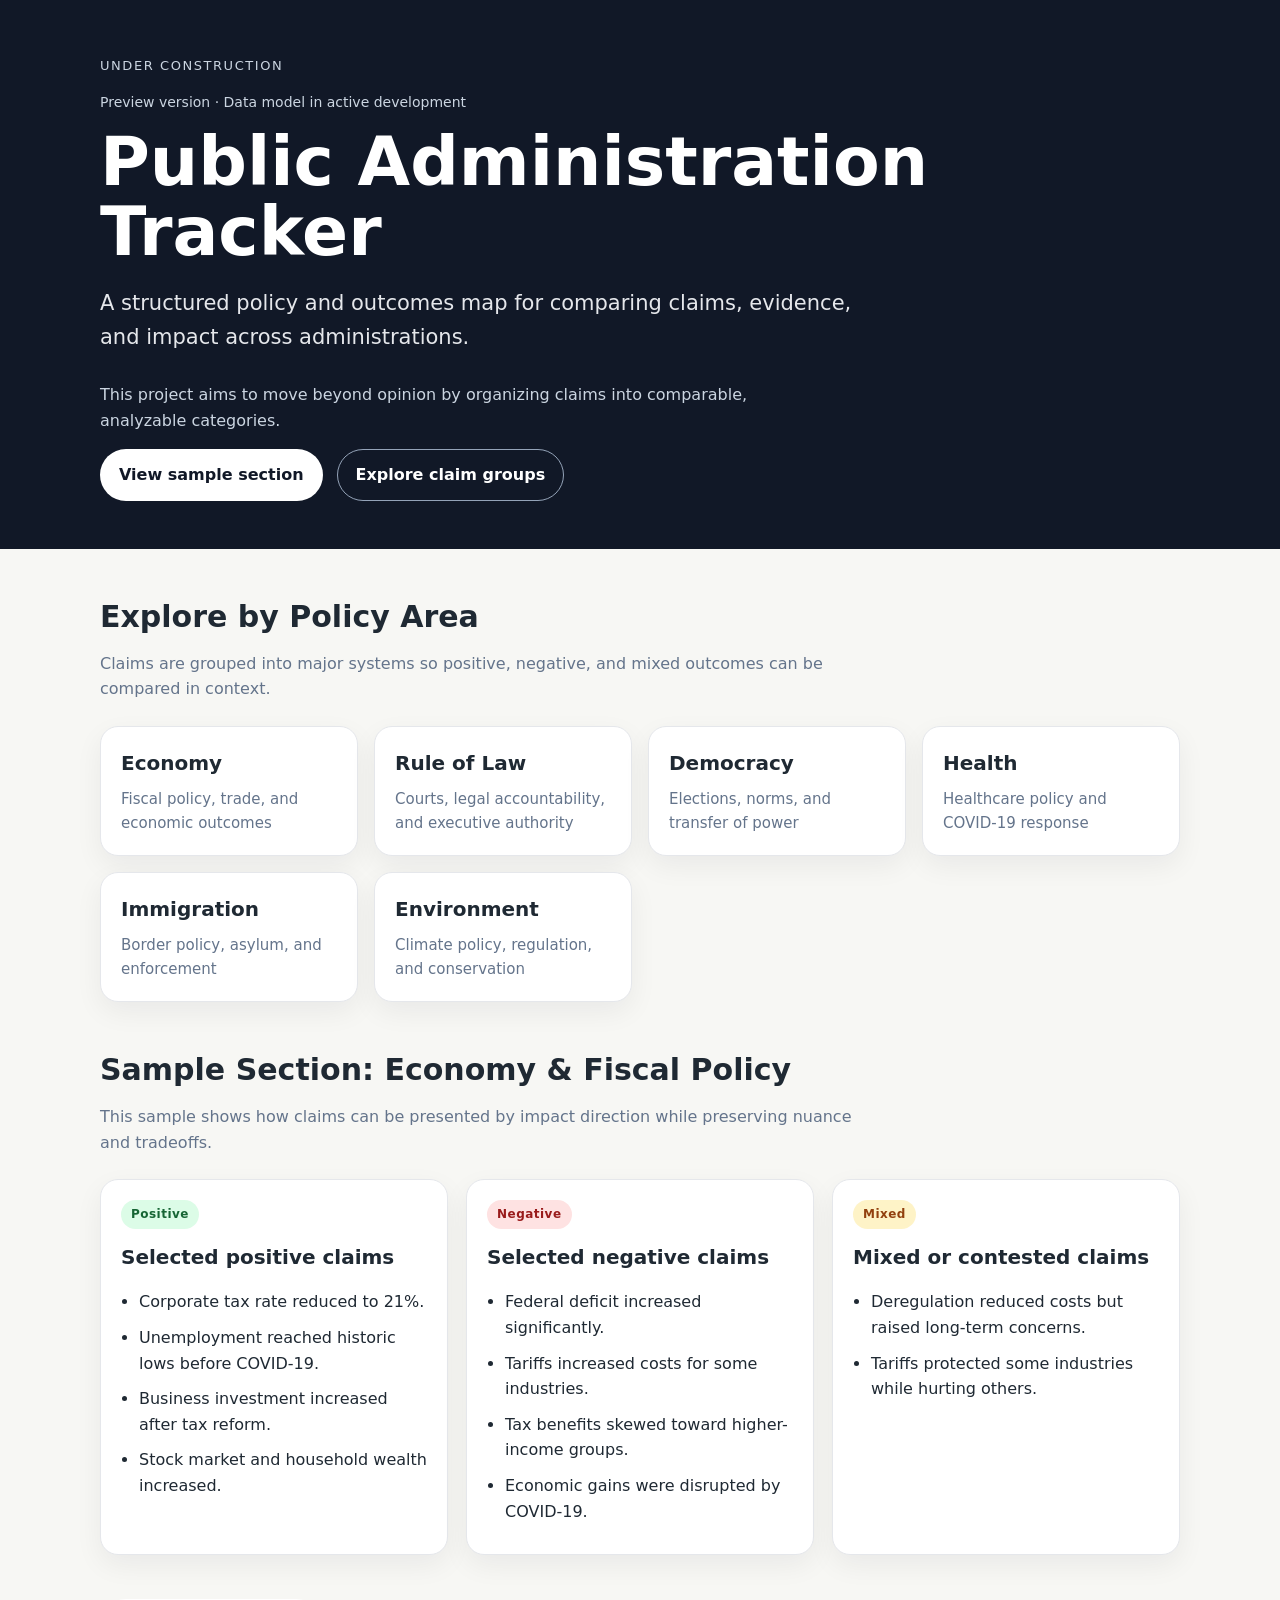
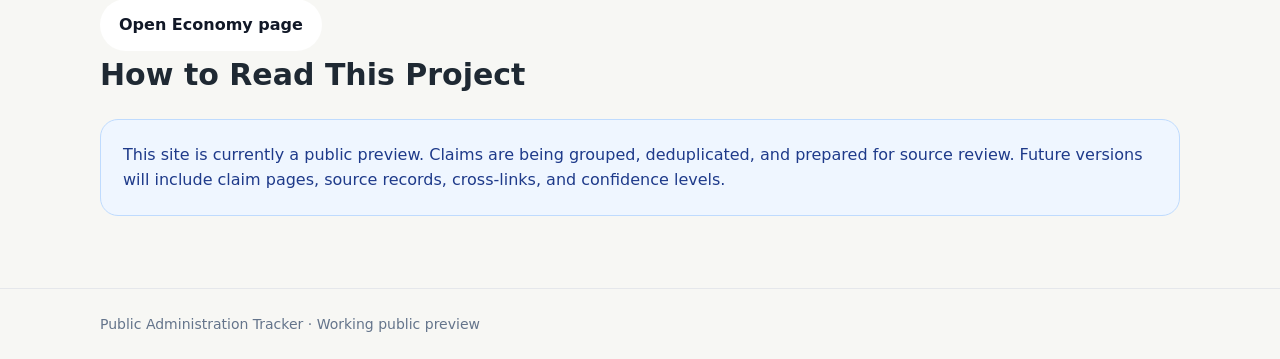
<file: index.html>
<!DOCTYPE html>
<html lang="en">
<head>
  <meta charset="UTF-8" />
  <meta name="viewport" content="width=device-width, initial-scale=1.0" />
  <title>Public Administration Tracker</title>
  <link rel="stylesheet" href="style.css" />
</head>
<body>
  <header>
    <div class="wrap">
      <div class="eyebrow">Under Construction</div>
<p style="color:#cbd5e1; font-size:14px;">
  Preview version · Data model in active development
</p>
      <h1>Public Administration Tracker</h1>
      <p class="hero-text">A structured policy and outcomes map for comparing claims, evidence, and impact across administrations.</p>
<p style="max-width:700px; color:#cbd5e1;">
  This project aims to move beyond opinion by organizing claims into comparable, analyzable categories.
</p>
      
      <div class="buttons">
        <a class="button primary" href="#economy">View sample section</a>
        <a class="button secondary" href="#groups">Explore claim groups</a>
      </div>

    </div>
  </header>

  <main>
    <div class="wrap">
      <section id="groups">
        <h2 class="section-title">Explore by Policy Area</h2>
        <p class="section-subtitle">Claims are grouped into major systems so positive, negative, and mixed outcomes can be compared in context.</p>

<div class="grid">

  <a href="economy.html" class="card-link">
    <div class="card">
      <h3>Economy</h3>
      <p>Fiscal policy, trade, and economic outcomes</p>
    </div>
  </a>

  <a href="rule-of-law.html" class="card-link">
    <div class="card">
      <h3>Rule of Law</h3>
      <p>Courts, legal accountability, and executive authority</p>
    </div>
  </a>

  <a href="democracy.html" class="card-link">
    <div class="card">
      <h3>Democracy</h3>
      <p>Elections, norms, and transfer of power</p>
    </div>
  </a>

  <a href="health.html" class="card-link">
    <div class="card">
      <h3>Health</h3>
      <p>Healthcare policy and COVID-19 response</p>
    </div>
  </a>

  <a href="immigration.html" class="card-link">
    <div class="card">
      <h3>Immigration</h3>
      <p>Border policy, asylum, and enforcement</p>
    </div>
  </a>

  <a href="environment.html" class="card-link">
    <div class="card">
      <h3>Environment</h3>
      <p>Climate policy, regulation, and conservation</p>
    </div>
  </a>

</div>
        
      
      </section>

      <section id="economy">
        <h2 class="section-title">Sample Section: Economy & Fiscal Policy</h2>
        <p class="section-subtitle">This sample shows how claims can be presented by impact direction while preserving nuance and tradeoffs.</p>

        <div class="claim-columns">
          <div class="card claim-card">
            <span class="badge positive">Positive</span>
            <h3>Selected positive claims</h3>
            <ul>
              <li>Corporate tax rate reduced to 21%.</li>
              <li>Unemployment reached historic lows before COVID-19.</li>
              <li>Business investment increased after tax reform.</li>
              <li>Stock market and household wealth increased.</li>
            </ul>
          </div>

          <div class="card claim-card">
            <span class="badge negative">Negative</span>
            <h3>Selected negative claims</h3>
            <ul>
              <li>Federal deficit increased significantly.</li>
              <li>Tariffs increased costs for some industries.</li>
              <li>Tax benefits skewed toward higher-income groups.</li>
              <li>Economic gains were disrupted by COVID-19.</li>
            </ul>
          </div>

          <div class="card claim-card">
            <span class="badge mixed">Mixed</span>
            <h3>Mixed or contested claims</h3>
            <ul>
              <li>Deregulation reduced costs but raised long-term concerns.</li>
              <li>Tariffs protected some industries while hurting others.</li>
            </ul>
          </div>
        </div>

        <a class="button primary" href="economy.html">Open Economy page</a>
      </section>

      <section>
        <h2 class="section-title">How to Read This Project</h2>
        <div class="note">
          This site is currently a public preview. Claims are being grouped, deduplicated, and prepared for source review. Future versions will include claim pages, source records, cross-links, and confidence levels.
        </div>
      </section>
    </div>
  </main>

  <footer>
    <div class="wrap">Public Administration Tracker · Working public preview</div>
  </footer>
</body>
</html>
</file>
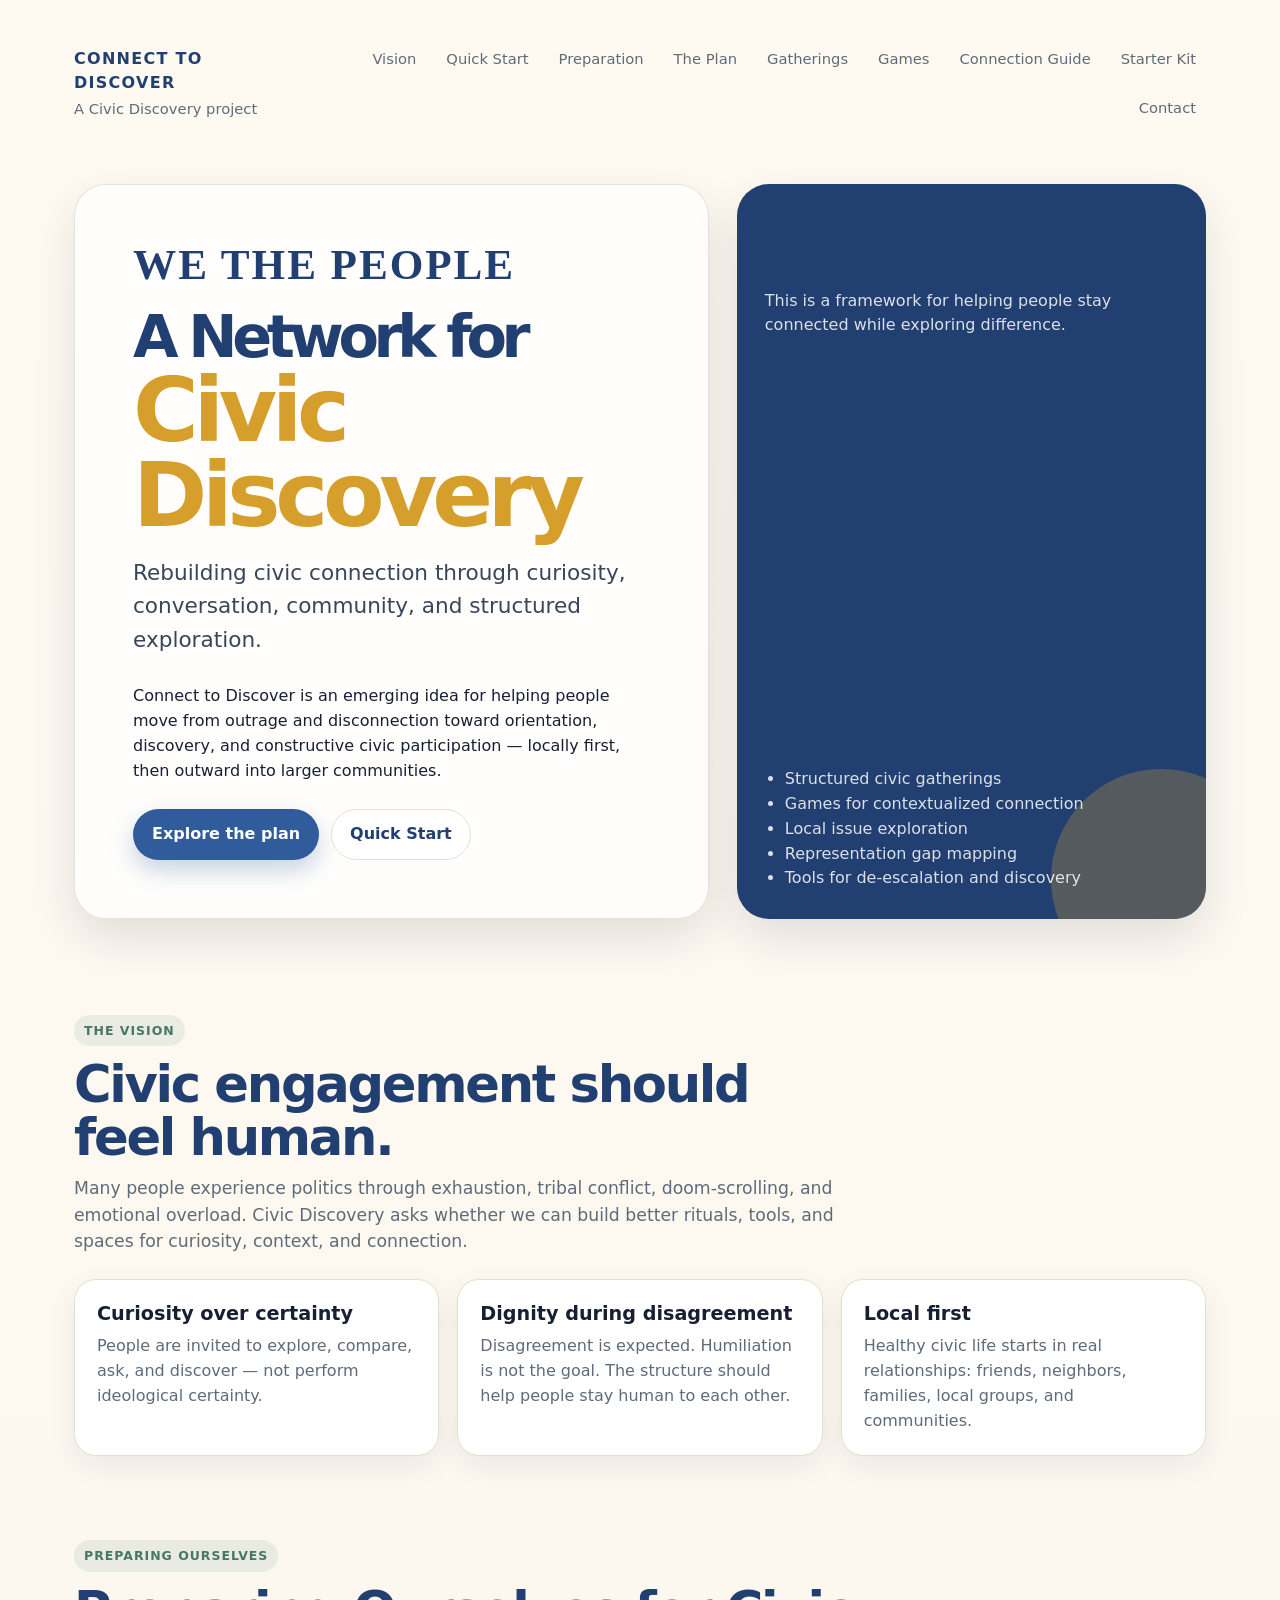
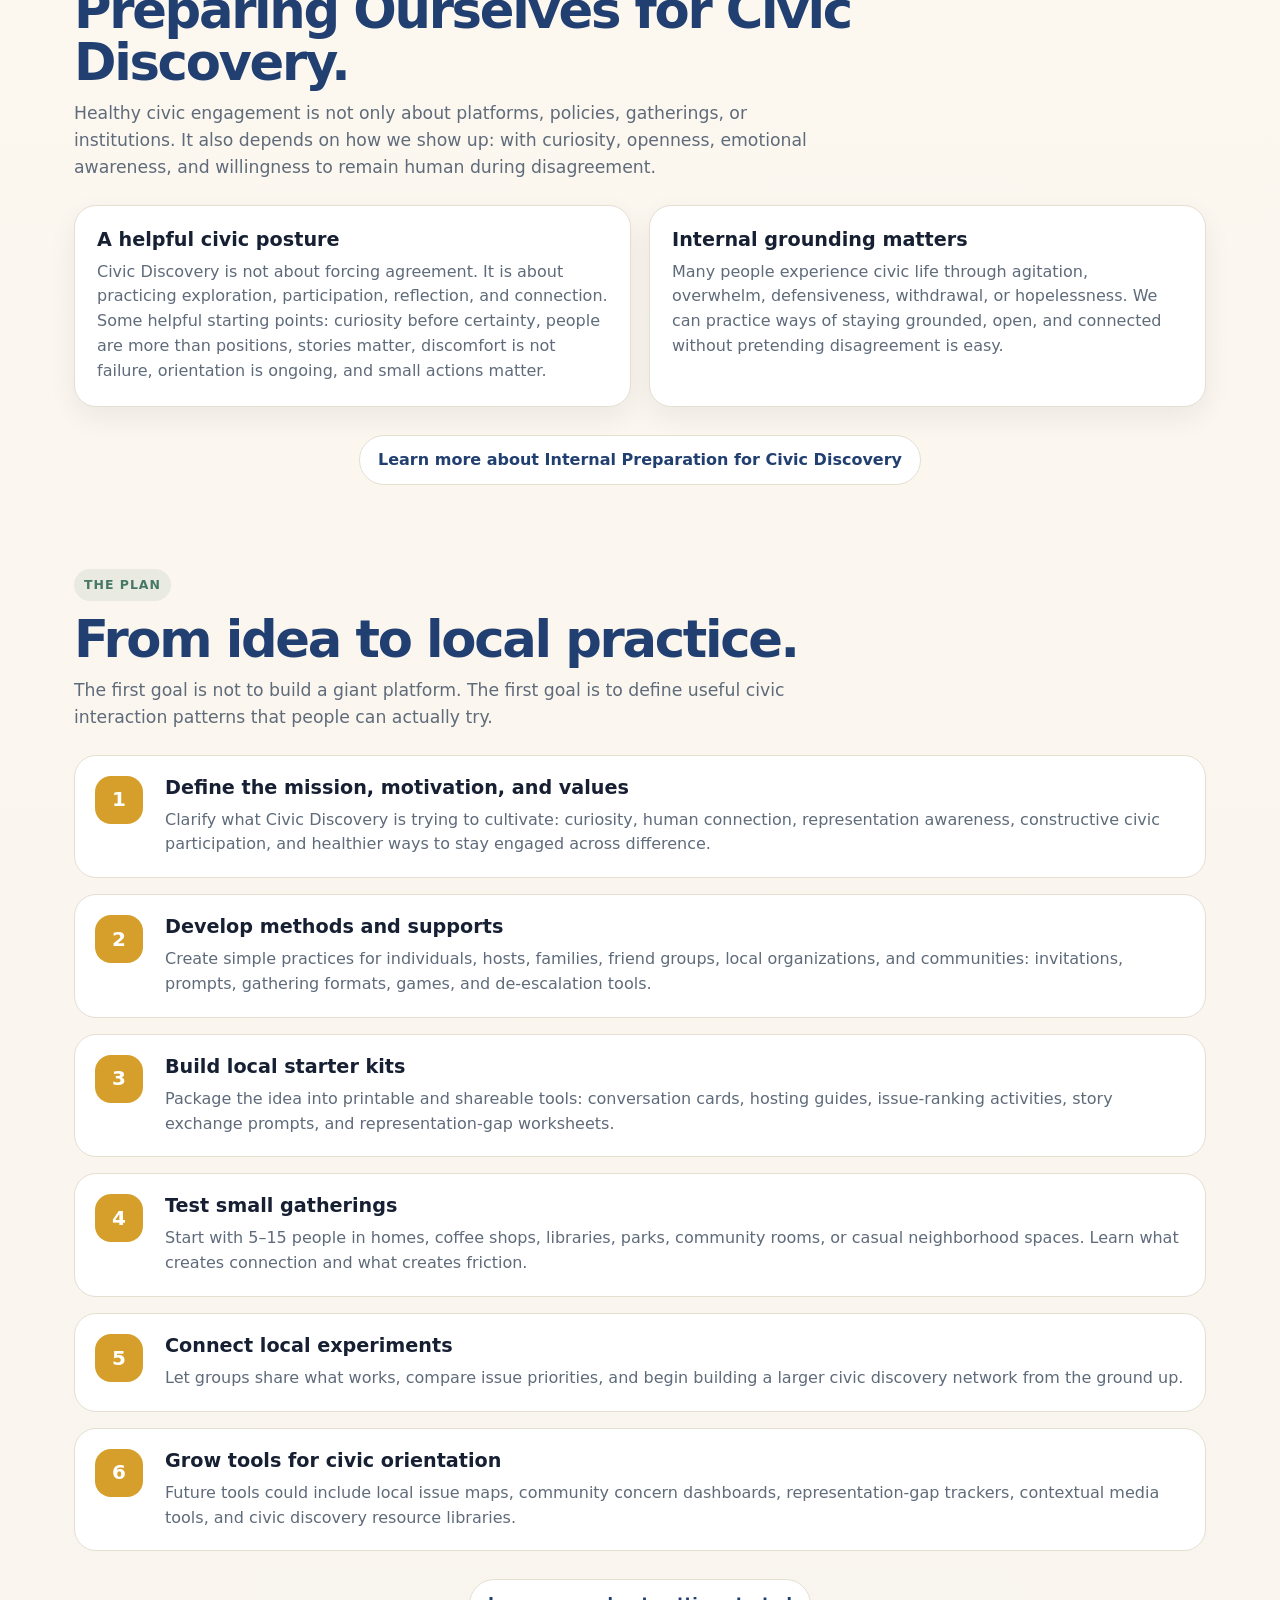
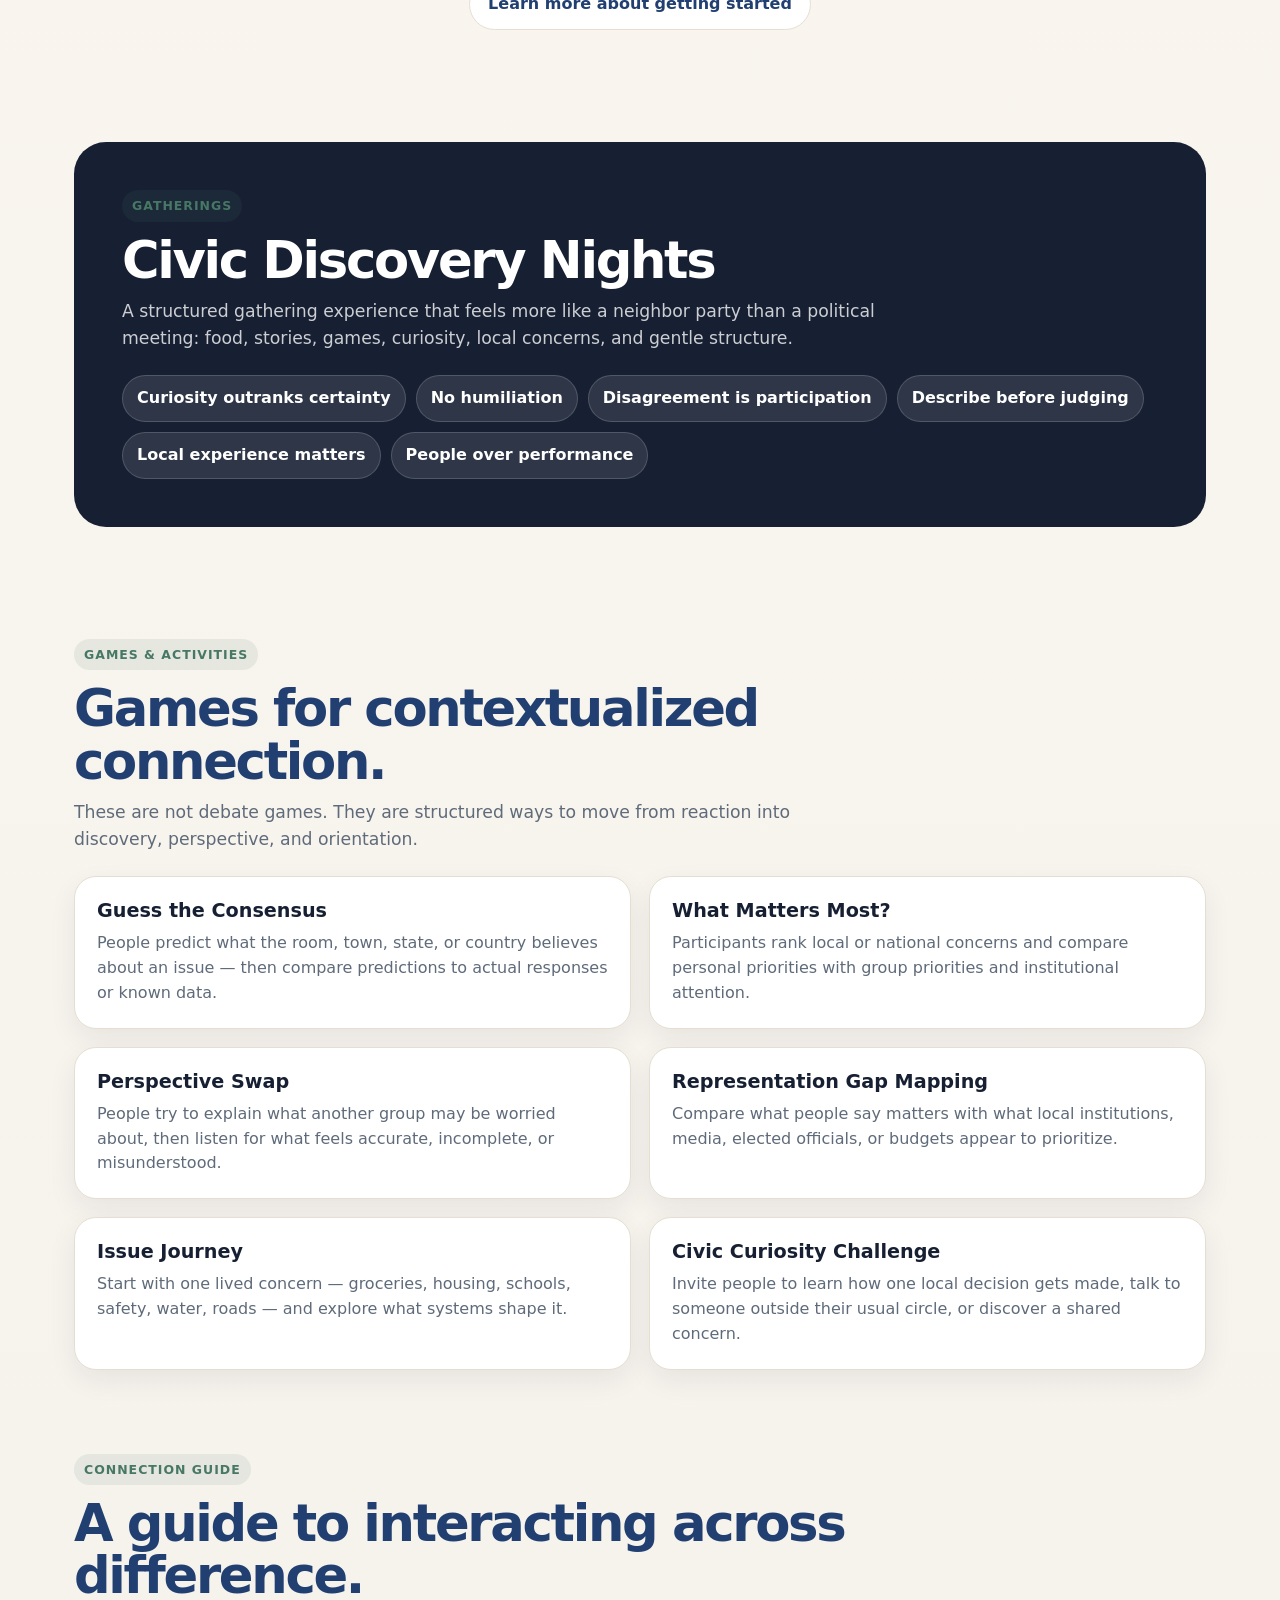
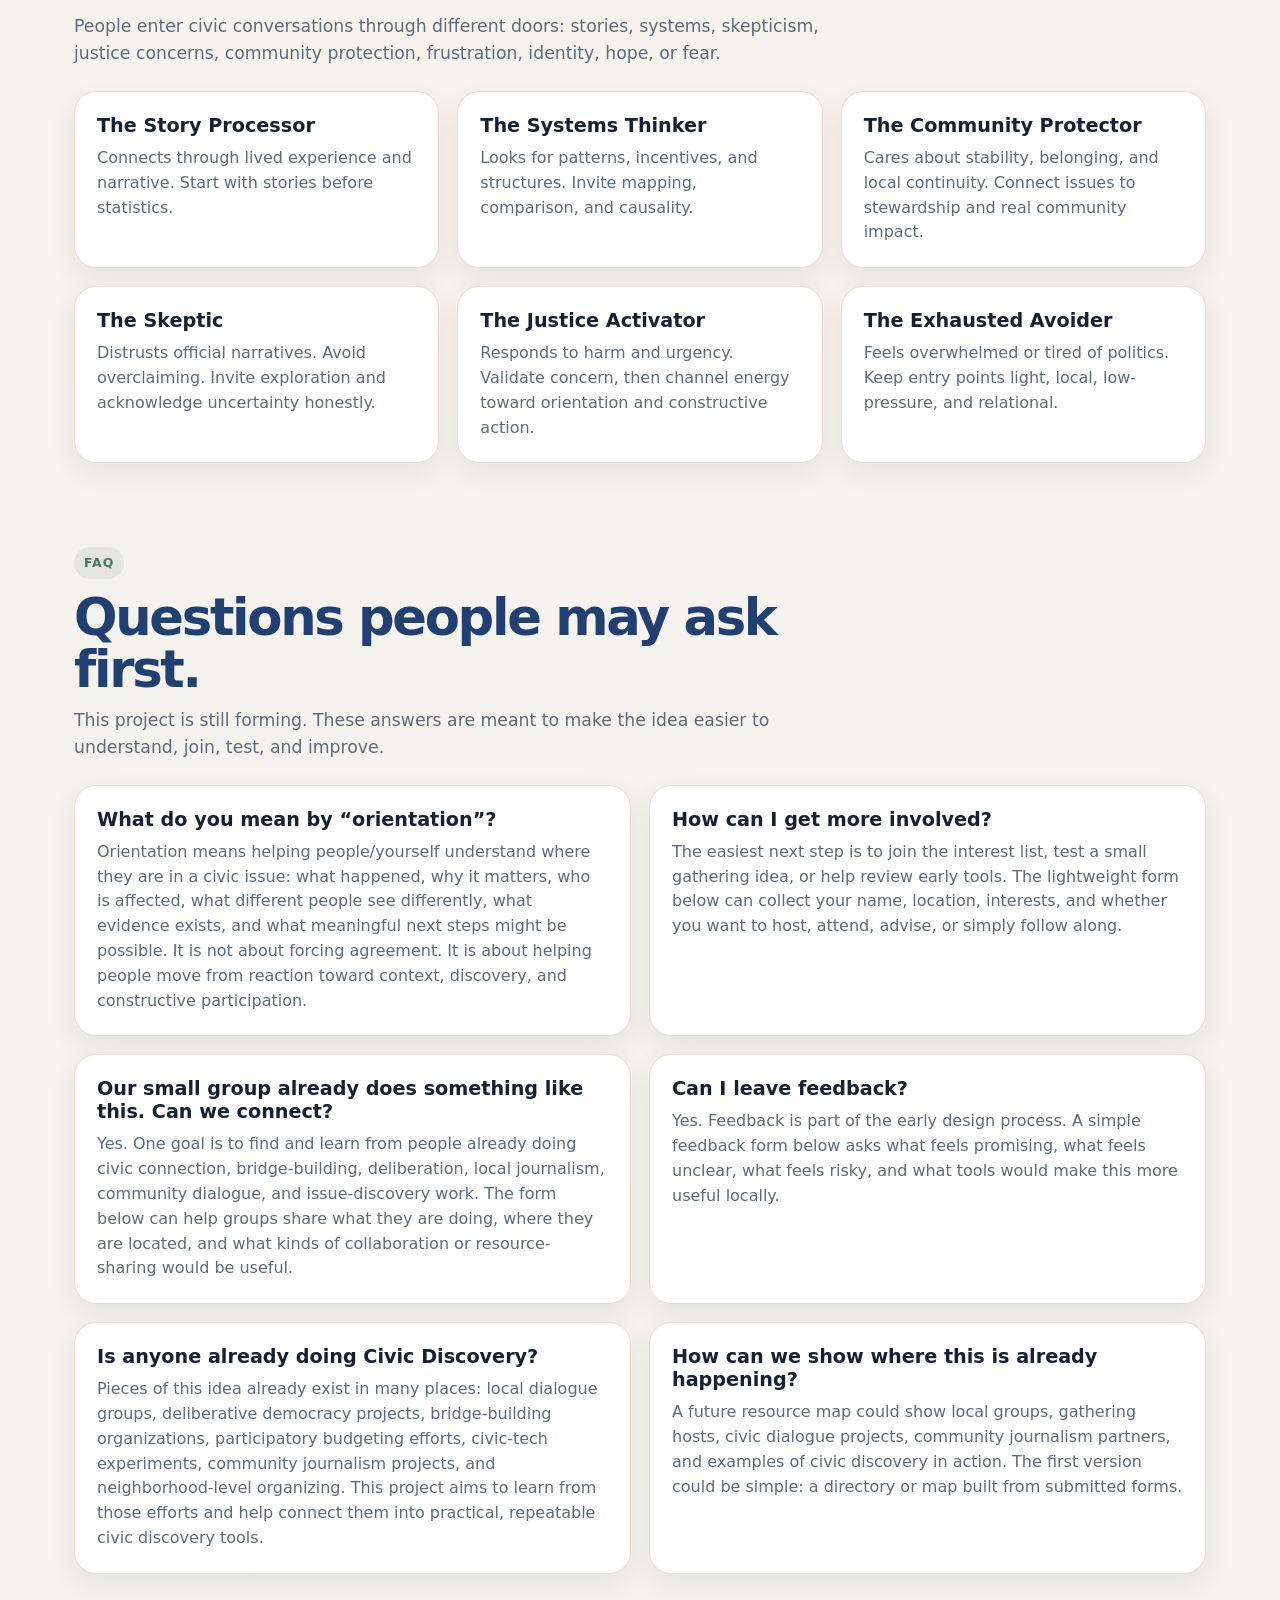
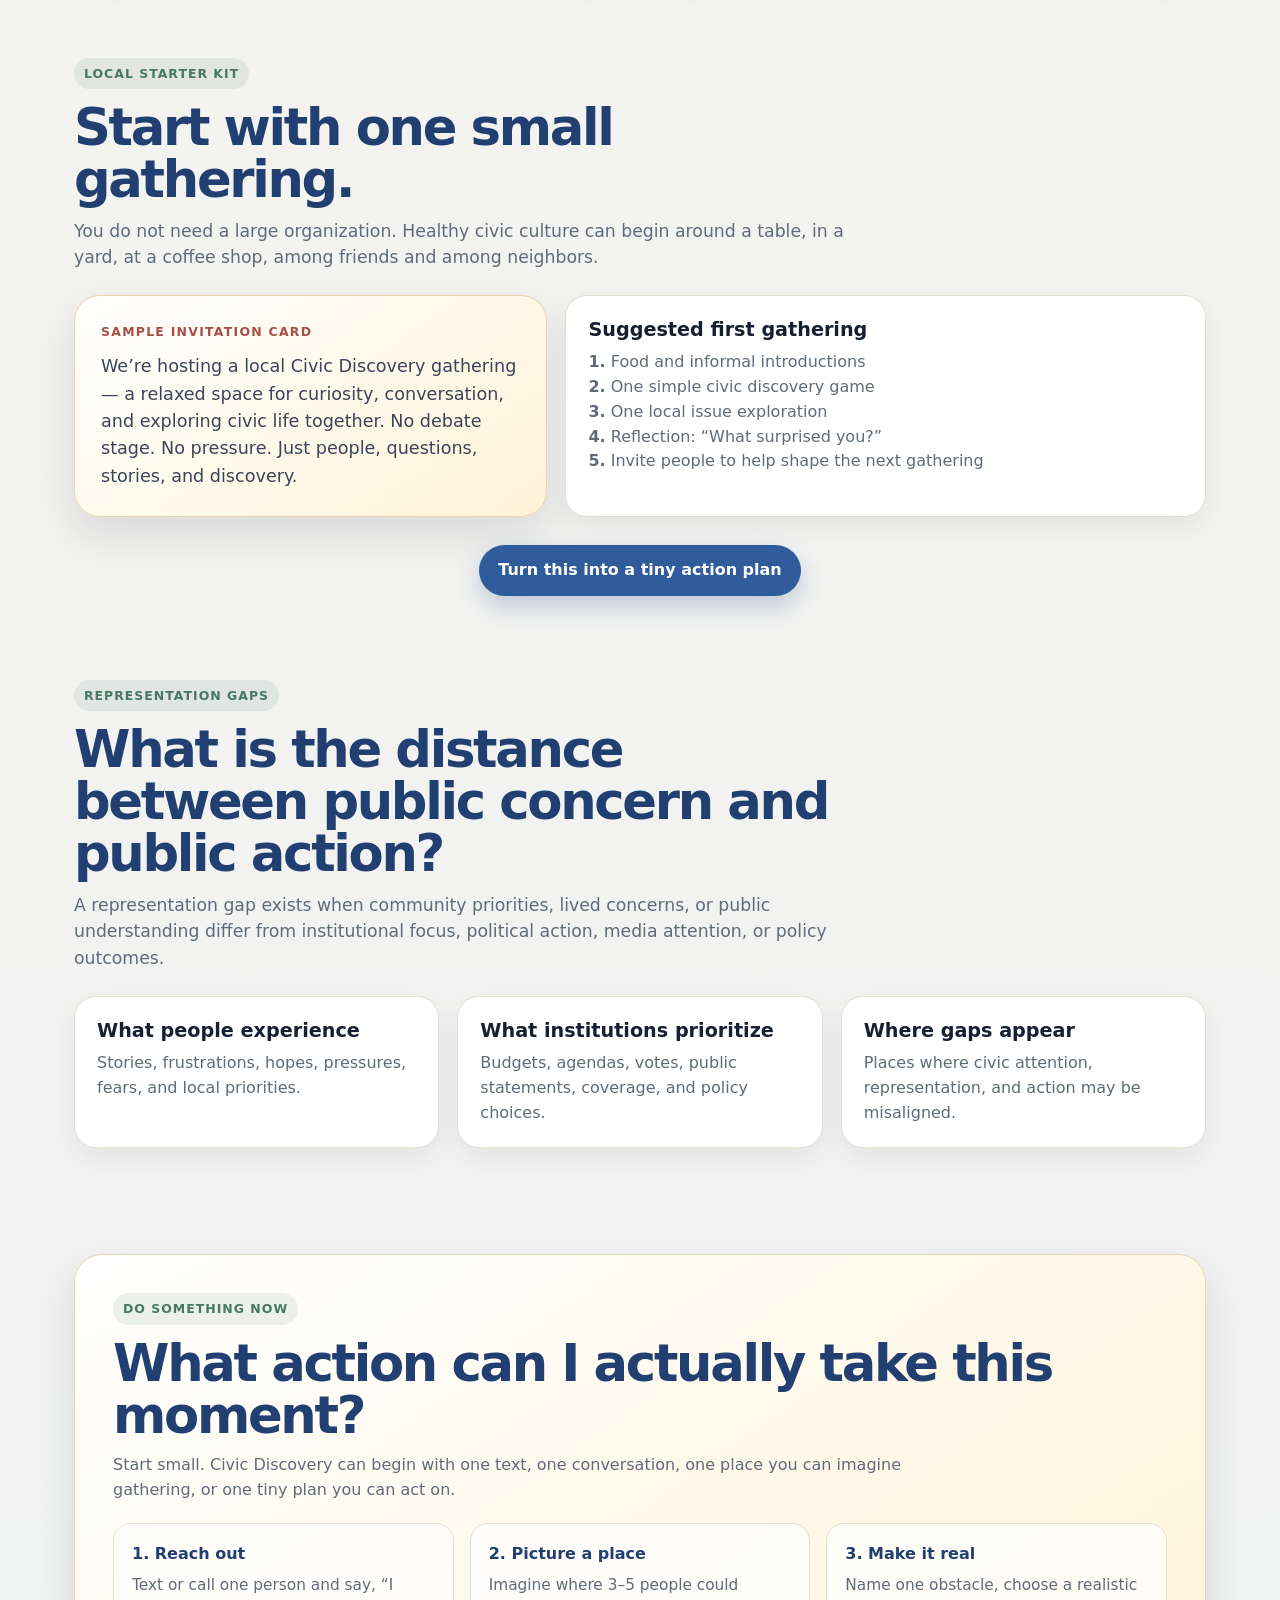
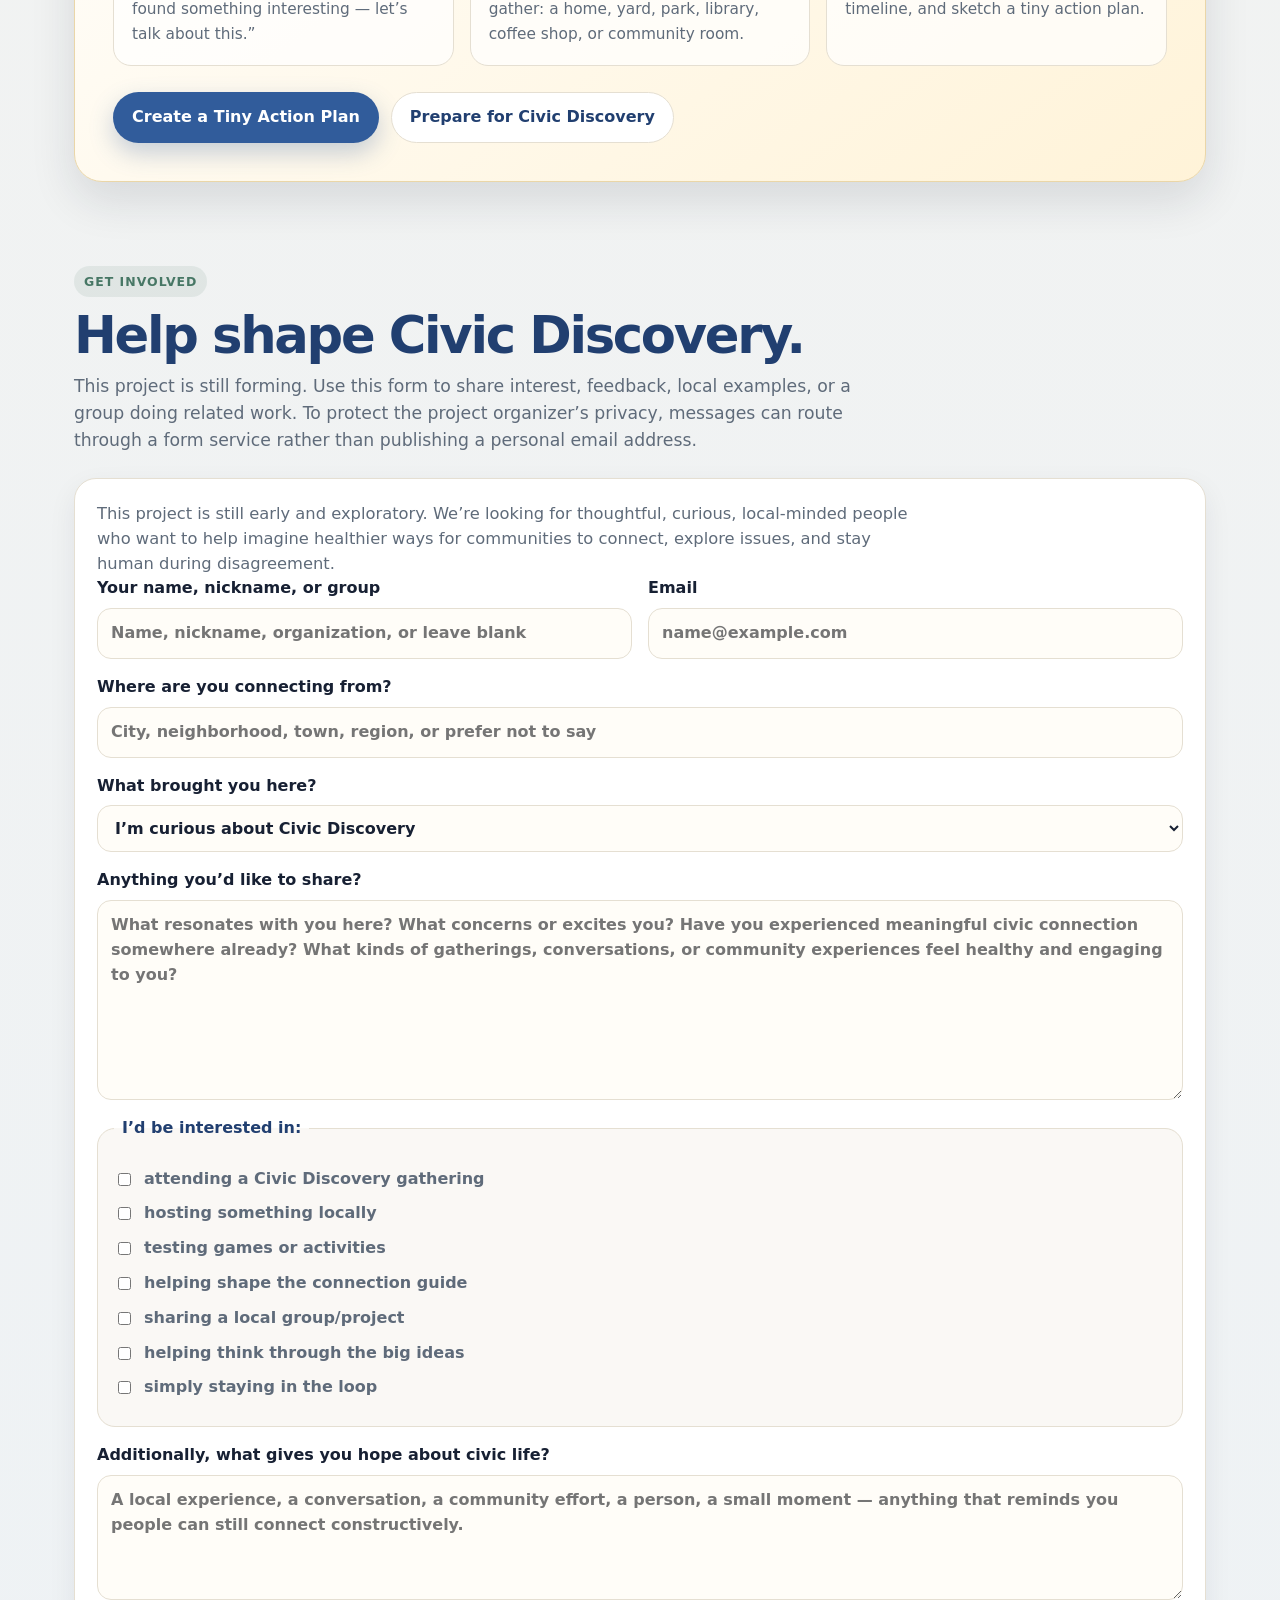
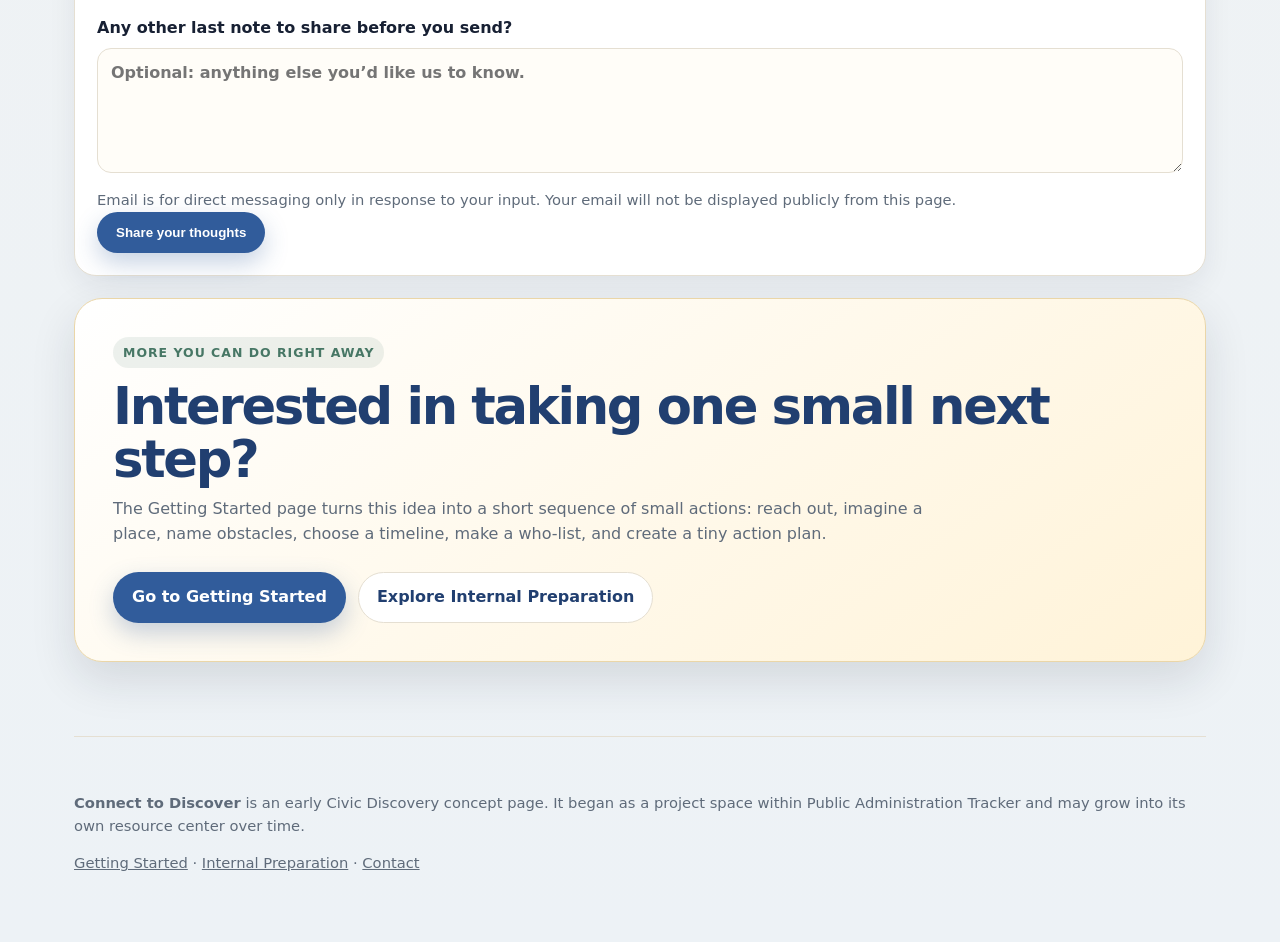
<file: connecttodiscover.html>
<!DOCTYPE html>
<html lang="en">
<head>
  <meta charset="UTF-8" />
  <meta name="viewport" content="width=device-width, initial-scale=1.0" />
  <title>Connect to Discover | Civic Discovery</title>
  <meta name="description" content="Connect to Discover is an emerging civic discovery project for rebuilding civic connection through curiosity, conversation, and community." />
  <style>
    :root {
      --ink: #172033;
      --muted: #5f6b7a;
      --soft: #f6f3ed;
      --paper: #fffaf1;
      --card: #ffffff;
      --line: #e5dfd2;
      --blue: #315c9b;
      --blue-dark: #213f70;
      --gold: #d69f2b;
      --green: #477765;
      --red: #a84e45;
      --purple: #6d5a8d;
      --shadow: 0 18px 45px rgba(23, 32, 51, 0.12);
      --radius: 22px;
    }

    * { box-sizing: border-box; }

    body {
      margin: 0;
      font-family: Inter, ui-sans-serif, system-ui, -apple-system, BlinkMacSystemFont, "Segoe UI", sans-serif;
      color: var(--ink);
      background: linear-gradient(180deg, #fffaf1 0%, #f6f3ed 45%, #edf2f6 100%);
      line-height: 1.55;
    }

    a { color: inherit; }

    .site-shell {
      max-width: 1180px;
      margin: 0 auto;
      padding: 24px;
    }

    .topbar {
      display: flex;
      align-items: center;
      justify-content: space-between;
      gap: 18px;
      padding: 16px 0 28px;
    }

    .brand {
      display: flex;
      flex-direction: column;
      gap: 2px;
      text-decoration: none;
    }

    .brand strong {
      font-size: 1rem;
      letter-spacing: 0.08em;
      text-transform: uppercase;
      color: var(--blue-dark);
    }

    .brand span {
      color: var(--muted);
      font-size: 0.92rem;
    }

    nav {
      display: flex;
      flex-wrap: wrap;
      justify-content: flex-end;
      gap: 10px;
      font-size: 0.92rem;
    }

    nav a {
      text-decoration: none;
      color: var(--muted);
      padding: 8px 10px;
      border-radius: 999px;
    }

    nav a:hover {
      color: var(--blue-dark);
      background: rgba(49, 92, 155, 0.08);
    }

    .hero {
      display: grid;
      grid-template-columns: minmax(0, 1.15fr) minmax(300px, 0.85fr);
      gap: 28px;
      align-items: stretch;
      padding: 28px 0 54px;
    }

    .hero-card {
      background: rgba(255, 255, 255, 0.78);
      border: 1px solid rgba(229, 223, 210, 0.9);
      border-radius: 32px;
      padding: clamp(30px, 5vw, 58px);
      box-shadow: var(--shadow);
      backdrop-filter: blur(8px);
    }

   .eyebrow {
  display: block;
  color: var(--blue-dark);
  font-family: Georgia, "Times New Roman", serif;
  font-weight: 800;
  font-size: clamp(1.55rem, 3.5vw, 2.7rem);
  line-height: 1;
  letter-spacing: 0.045em;
  text-transform: uppercase;
  margin-bottom: 22px;
}
    h1 {
      font-size: clamp(2.45rem, 7vw, 5.6rem);
      line-height: 0.95;
      margin: 0 0 18px;
      letter-spacing: -0.06em;
      color: var(--blue-dark);
    }

  .hero h1 span {
  color: var(--gold);
  display: block;
}

.hero h1 .title-kicker {
  color: var(--blue-dark);
  font-size: clamp(1.8rem, 4.6vw, 3.85rem);
  line-height: 0.98;
  margin-bottom: 2px;
}

    .lede {
      font-size: clamp(1.1rem, 2vw, 1.35rem);
      color: #39465a;
      max-width: 780px;
      margin: 0 0 28px;
    }

    .button-row {
      display: flex;
      flex-wrap: wrap;
      gap: 12px;
      margin-top: 26px;
    }

    .button {
      display: inline-flex;
      align-items: center;
      justify-content: center;
      border-radius: 999px;
      padding: 12px 18px;
      font-weight: 750;
      text-decoration: none;
      border: 1px solid transparent;
      transition: transform 0.16s ease, box-shadow 0.16s ease, background 0.16s ease;
    }

    .button:hover { transform: translateY(-1px); }

    .button.primary {
      background: var(--blue);
      color: white;
      box-shadow: 0 10px 24px rgba(49, 92, 155, 0.28);
    }

    .button.secondary {
      background: white;
      border-color: var(--line);
      color: var(--blue-dark);
    }

    .side-panel {
      border-radius: 32px;
      padding: 28px;
      background: var(--blue-dark);
      color: white;
      box-shadow: var(--shadow);
      display: flex;
      flex-direction: column;
      justify-content: space-between;
      min-height: 420px;
      position: relative;
      overflow: hidden;
    }

    .side-panel::after {
      content: "";
      position: absolute;
      width: 220px;
      height: 220px;
      border-radius: 999px;
      background: rgba(214, 159, 43, 0.28);
      bottom: -70px;
      right: -65px;
    }

    .side-panel h2 {
      font-size: 1.7rem;
      line-height: 1.12;
      margin: 0 0 16px;
      letter-spacing: -0.03em;
      position: relative;
      z-index: 1;
    }

    .side-panel p, .side-panel li {
      color: rgba(255,255,255,0.84);
      position: relative;
      z-index: 1;
    }

    .side-panel ul {
      margin: 18px 0 0;
      padding-left: 20px;
    }

    section {
      padding: 42px 0;
    }

    .section-heading {
      max-width: 780px;
      margin-bottom: 24px;
    }

    h2 {
      font-size: clamp(1.9rem, 4vw, 3.25rem);
      line-height: 1.02;
      letter-spacing: -0.045em;
      margin: 0 0 12px;
      color: var(--blue-dark);
    }

    h3 {
      font-size: 1.2rem;
      line-height: 1.2;
      margin: 0 0 9px;
      color: var(--ink);
    }

    .section-heading p {
      font-size: 1.08rem;
      color: var(--muted);
      margin: 0;
    }

    .grid {
      display: grid;
      grid-template-columns: repeat(3, minmax(0, 1fr));
      gap: 18px;
    }

    .grid.two {
      grid-template-columns: repeat(2, minmax(0, 1fr));
    }

    .card {
      background: var(--card);
      border: 1px solid var(--line);
      border-radius: var(--radius);
      padding: 22px;
      box-shadow: 0 10px 28px rgba(23, 32, 51, 0.07);
    }

    .card p {
      margin: 0;
      color: var(--muted);
    }

    .tag {
      display: inline-block;
      font-size: 0.78rem;
      font-weight: 750;
      text-transform: uppercase;
      letter-spacing: 0.08em;
      color: var(--green);
      background: rgba(71, 119, 101, 0.1);
      padding: 6px 10px;
      border-radius: 999px;
      margin-bottom: 12px;
    }

    .steps {
      counter-reset: step;
      display: grid;
      gap: 16px;
    }

    .step {
      counter-increment: step;
      display: grid;
      grid-template-columns: 54px 1fr;
      gap: 16px;
      align-items: start;
      background: white;
      border: 1px solid var(--line);
      border-radius: var(--radius);
      padding: 20px;
    }

    .step::before {
      content: counter(step);
      display: grid;
      place-items: center;
      width: 48px;
      height: 48px;
      border-radius: 16px;
      background: var(--gold);
      color: white;
      font-weight: 850;
      font-size: 1.25rem;
    }

    .step p { margin: 0; color: var(--muted); }

    .feature-band {
      background: var(--ink);
      color: white;
      border-radius: 32px;
      padding: clamp(28px, 5vw, 48px);
      margin: 28px 0;
      overflow: hidden;
      position: relative;
    }

    .feature-band h2 { color: white; }
    .feature-band p { color: rgba(255,255,255,0.78); }

    .agreements {
      display: flex;
      flex-wrap: wrap;
      gap: 10px;
      margin-top: 20px;
    }

    .agreement {
      background: rgba(255,255,255,0.1);
      border: 1px solid rgba(255,255,255,0.16);
      border-radius: 999px;
      padding: 10px 14px;
      color: white;
      font-weight: 700;
    }

    .starter-box {
      display: grid;
      grid-template-columns: minmax(0, 0.85fr) minmax(0, 1.15fr);
      gap: 18px;
      align-items: stretch;
    }

    .invitation-card {
      background: linear-gradient(145deg, #ffffff, #fff3d8);
      border: 1px solid #ead6a8;
      border-radius: 26px;
      padding: 26px;
      box-shadow: var(--shadow);
    }

    .invitation-card .small-label {
      font-size: 0.78rem;
      font-weight: 850;
      text-transform: uppercase;
      letter-spacing: 0.1em;
      color: var(--red);
      margin-bottom: 12px;
    }

    .invitation-card p {
      font-size: 1.1rem;
      color: #39465a;
      margin: 0;
    }

    label {
      display: grid;
      gap: 7px;
      font-weight: 750;
      color: var(--ink);
      margin-bottom: 16px;
    }

    input,
    select,
    textarea {
      width: 100%;
      border: 1px solid var(--line);
      border-radius: 14px;
      padding: 12px 13px;
      font: inherit;
      color: var(--ink);
      background: #fffdf8;
    }

    input:focus,
    select:focus,
    textarea:focus {
      outline: 3px solid rgba(49, 92, 155, 0.18);
      border-color: var(--blue);
    }

    .form-grid {
      display: grid;
      grid-template-columns: repeat(2, minmax(0, 1fr));
      gap: 16px;
    }

    fieldset {
      border: 1px solid var(--line);
      border-radius: 18px;
      padding: 16px;
      margin: 10px 0 16px;
      background: rgba(246, 243, 237, 0.55);
    }

    legend {
      font-weight: 850;
      color: var(--blue-dark);
      padding: 0 8px;
    }

    .checkbox {
      display: flex;
      align-items: center;
      gap: 10px;
      font-weight: 650;
      color: var(--muted);
      margin: 10px 0;
    }

    .checkbox input {
      width: auto;
    }

    .form-intro {
      color: var(--muted);
      font-size: 1.02rem;
      margin: 0 0 22px;
      max-width: 820px;
    }

    .form-note {
      color: var(--muted);
      font-size: 0.92rem;
      margin: 0 0 18px;
    }


    .action-callout {
      background: linear-gradient(145deg, #ffffff, #fff3d8);
      border: 1px solid #ead6a8;
      border-radius: 28px;
      padding: clamp(24px, 4vw, 38px);
      box-shadow: var(--shadow);
      margin-top: 22px;
    }

    .action-callout p {
      color: var(--muted);
      margin: 0;
      max-width: 820px;
    }

    .mini-action-grid {
      display: grid;
      grid-template-columns: repeat(3, minmax(0, 1fr));
      gap: 16px;
      margin-top: 20px;
    }

    .mini-action {
      background: rgba(255,255,255,0.72);
      border: 1px solid var(--line);
      border-radius: 18px;
      padding: 18px;
    }

    .mini-action strong {
      display: block;
      color: var(--blue-dark);
      margin-bottom: 6px;
    }

    .mini-action span {
      color: var(--muted);
      font-size: 0.96rem;
    }

    footer {
      padding: 40px 0 28px;
      color: var(--muted);
      border-top: 1px solid var(--line);
      margin-top: 32px;
      font-size: 0.92rem;
    }

    @media (max-width: 880px) {
      .hero,
      .starter-box,
      .grid,
      .grid.two,
      .form-grid,
      .mini-action-grid {
        grid-template-columns: 1fr;
      }

      .topbar {
        align-items: flex-start;
        flex-direction: column;
      }

      nav { justify-content: flex-start; }
      .side-panel { min-height: auto; }
    }

    @media (max-width: 560px) {
      .site-shell { padding: 18px; }
      .hero-card, .side-panel, .feature-band { border-radius: 24px; }
      .step { grid-template-columns: 1fr; }
      .step::before { width: 44px; height: 44px; }
      nav a { padding-left: 0; }
    }
  </style>
</head>
<body>
  <div class="site-shell">
    <header class="topbar">
      <a class="brand" href="#top" aria-label="Connect to Discover home">
        <strong>Connect to Discover</strong>
        <span>A Civic Discovery project</span>
      </a>
      <nav aria-label="Page navigation">
        <a href="#vision">Vision</a>
        <a href="getting-started.html">Quick Start</a>
        <a href="internal-work.html">Preparation</a>
        <a href="#plan">The Plan</a>
        <a href="#gatherings">Gatherings</a>
        <a href="#games">Games</a>
        <a href="#guide">Connection Guide</a>
        <a href="#starter">Starter Kit</a>
        <a href="#contact">Contact</a>
      </nav>
    </header>

    <main id="top">
      <section class="hero" aria-labelledby="hero-title">
        <div class="hero-card">
<div class="eyebrow">We The People</div>
<h1 id="hero-title">
  <span class="title-kicker">A Network for</span>
  <span>Civic Discovery</span>
</h1>
          <p class="lede">Rebuilding civic connection through curiosity, conversation, community, and structured exploration.</p>
          <p>Connect to Discover is an emerging idea for helping people move from outrage and disconnection toward orientation, discovery, and constructive civic participation — locally first, then outward into larger communities.</p>
          <div class="button-row">
            <a class="button primary" href="#plan">Explore the plan</a>
            <a class="button secondary" href="getting-started.html">Quick Start</a>
          </div>
        </div>

        <aside class="side-panel" aria-label="What this project is about">
          <div>
            <h2>Not a debate club. Not an outrage feed.</h2>
            <p>This is a framework for helping people stay connected while exploring difference.</p>
          </div>
          <ul>
            <li>Structured civic gatherings</li>
            <li>Games for contextualized connection</li>
            <li>Local issue exploration</li>
            <li>Representation gap mapping</li>
            <li>Tools for de-escalation and discovery</li>
          </ul>
        </aside>
      </section>

      <section id="vision">
        <div class="section-heading">
          <span class="tag">The Vision</span>
          <h2>Civic engagement should feel human.</h2>
          <p>Many people experience politics through exhaustion, tribal conflict, doom-scrolling, and emotional overload. Civic Discovery asks whether we can build better rituals, tools, and spaces for curiosity, context, and connection.</p>
        </div>
        <div class="grid three">
          <article class="card">
            <h3>Curiosity over certainty</h3>
            <p>People are invited to explore, compare, ask, and discover — not perform ideological certainty.</p>
          </article>
          <article class="card">
            <h3>Dignity during disagreement</h3>
            <p>Disagreement is expected. Humiliation is not the goal. The structure should help people stay human to each other.</p>
          </article>
          <article class="card">
            <h3>Local first</h3>
            <p>Healthy civic life starts in real relationships: friends, neighbors, families, local groups, and communities.</p>
          </article>
        </div>
      </section>

      <section id="preparing">
  <div class="section-heading">
    <span class="tag">Preparing Ourselves</span>
    <h2>Preparing Ourselves for Civic Discovery.</h2>
    <p>Healthy civic engagement is not only about platforms, policies, gatherings, or institutions. It also depends on how we show up: with curiosity, openness, emotional awareness, and willingness to remain human during disagreement.</p>
  </div>

  <div class="grid two">
    <article class="card">
      <h3>A helpful civic posture</h3>
      <p>Civic Discovery is not about forcing agreement. It is about practicing exploration, participation, reflection, and connection. Some helpful starting points: curiosity before certainty, people are more than positions, stories matter, discomfort is not failure, orientation is ongoing, and small actions matter.</p>
    </article>

    <article class="card">
      <h3>Internal grounding matters</h3>
      <p>Many people experience civic life through agitation, overwhelm, defensiveness, withdrawal, or hopelessness. We can practice ways of staying grounded, open, and connected without pretending disagreement is easy.</p>
    </article>
  </div>

  <div class="button-row" style="justify-content:center; margin-top:28px;">
    <a class="button secondary" href="internal-work.html">
      Learn more about Internal Preparation for Civic Discovery
    </a>
  </div>
</section>

      
      <section id="plan">
        <div class="section-heading">
          <span class="tag">The Plan</span>
          <h2>From idea to local practice.</h2>
          <p>The first goal is not to build a giant platform. The first goal is to define useful civic interaction patterns that people can actually try.</p>
        </div>
        <div class="steps">
          <article class="step">
            <div>
              <h3>Define the mission, motivation, and values</h3>
              <p>Clarify what Civic Discovery is trying to cultivate: curiosity, human connection, representation awareness, constructive civic participation, and healthier ways to stay engaged across difference.</p>
            </div>
          </article>
          <article class="step">
            <div>
              <h3>Develop methods and supports</h3>
              <p>Create simple practices for individuals, hosts, families, friend groups, local organizations, and communities: invitations, prompts, gathering formats, games, and de-escalation tools.</p>
            </div>
          </article>
          <article class="step">
            <div>
              <h3>Build local starter kits</h3>
              <p>Package the idea into printable and shareable tools: conversation cards, hosting guides, issue-ranking activities, story exchange prompts, and representation-gap worksheets.</p>
            </div>
          </article>
          <article class="step">
            <div>
              <h3>Test small gatherings</h3>
              <p>Start with 5–15 people in homes, coffee shops, libraries, parks, community rooms, or casual neighborhood spaces. Learn what creates connection and what creates friction.</p>
            </div>
          </article>
          <article class="step">
            <div>
              <h3>Connect local experiments</h3>
              <p>Let groups share what works, compare issue priorities, and begin building a larger civic discovery network from the ground up.</p>
            </div>
          </article>
          <article class="step">
            <div>
              <h3>Grow tools for civic orientation</h3>
              <p>Future tools could include local issue maps, community concern dashboards, representation-gap trackers, contextual media tools, and civic discovery resource libraries.</p>
            </div>
          </article>
        </div>
        <div class="button-row" style="justify-content:center; margin-top:28px;">
          <a class="button secondary" href="getting-started.html">Learn more about getting started</a>
        </div>
      </section>

      <section id="gatherings">
        <div class="feature-band">
          <div class="section-heading">
            <span class="tag">Gatherings</span>
            <h2>Civic Discovery Nights</h2>
            <p>A structured gathering experience that feels more like a neighbor party than a political meeting: food, stories, games, curiosity, local concerns, and gentle structure.</p>
          </div>
          <div class="agreements" aria-label="Suggested gathering agreements">
            <span class="agreement">Curiosity outranks certainty</span>
            <span class="agreement">No humiliation</span>
            <span class="agreement">Disagreement is participation</span>
            <span class="agreement">Describe before judging</span>
            <span class="agreement">Local experience matters</span>
            <span class="agreement">People over performance</span>
          </div>
        </div>
      </section>

      <section id="games">
        <div class="section-heading">
          <span class="tag">Games & Activities</span>
          <h2>Games for contextualized connection.</h2>
          <p>These are not debate games. They are structured ways to move from reaction into discovery, perspective, and orientation.</p>
        </div>
        <div class="grid two">
          <article class="card">
            <h3>Guess the Consensus</h3>
            <p>People predict what the room, town, state, or country believes about an issue — then compare predictions to actual responses or known data.</p>
          </article>
          <article class="card">
            <h3>What Matters Most?</h3>
            <p>Participants rank local or national concerns and compare personal priorities with group priorities and institutional attention.</p>
          </article>
          <article class="card">
            <h3>Perspective Swap</h3>
            <p>People try to explain what another group may be worried about, then listen for what feels accurate, incomplete, or misunderstood.</p>
          </article>
          <article class="card">
            <h3>Representation Gap Mapping</h3>
            <p>Compare what people say matters with what local institutions, media, elected officials, or budgets appear to prioritize.</p>
          </article>
          <article class="card">
            <h3>Issue Journey</h3>
            <p>Start with one lived concern — groceries, housing, schools, safety, water, roads — and explore what systems shape it.</p>
          </article>
          <article class="card">
            <h3>Civic Curiosity Challenge</h3>
            <p>Invite people to learn how one local decision gets made, talk to someone outside their usual circle, or discover a shared concern.</p>
          </article>
        </div>
      </section>

      <section id="guide">
        <div class="section-heading">
          <span class="tag">Connection Guide</span>
          <h2>A guide to interacting across difference.</h2>
          <p>People enter civic conversations through different doors: stories, systems, skepticism, justice concerns, community protection, frustration, identity, hope, or fear.</p>
        </div>
        <div class="grid">
          <article class="card">
            <h3>The Story Processor</h3>
            <p>Connects through lived experience and narrative. Start with stories before statistics.</p>
          </article>
          <article class="card">
            <h3>The Systems Thinker</h3>
            <p>Looks for patterns, incentives, and structures. Invite mapping, comparison, and causality.</p>
          </article>
          <article class="card">
            <h3>The Community Protector</h3>
            <p>Cares about stability, belonging, and local continuity. Connect issues to stewardship and real community impact.</p>
          </article>
          <article class="card">
            <h3>The Skeptic</h3>
            <p>Distrusts official narratives. Avoid overclaiming. Invite exploration and acknowledge uncertainty honestly.</p>
          </article>
          <article class="card">
            <h3>The Justice Activator</h3>
            <p>Responds to harm and urgency. Validate concern, then channel energy toward orientation and constructive action.</p>
          </article>
          <article class="card">
            <h3>The Exhausted Avoider</h3>
            <p>Feels overwhelmed or tired of politics. Keep entry points light, local, low-pressure, and relational.</p>
          </article>
        </div>
      </section>

      <section id="faq">
        <div class="section-heading">
          <span class="tag">FAQ</span>
          <h2>Questions people may ask first.</h2>
          <p>This project is still forming. These answers are meant to make the idea easier to understand, join, test, and improve.</p>
        </div>
        <div class="grid two">
          <article class="card">
            <h3>What do you mean by “orientation”?</h3>
            <p>Orientation means helping people/yourself understand where they are in a civic issue: what happened, why it matters, who is affected, what different people see differently, what evidence exists, and what meaningful next steps might be possible. It is not about forcing agreement. It is about helping people move from reaction toward context, discovery, and constructive participation.</p>
          </article>
          <article class="card">
            <h3>How can I get more involved?</h3>
            <p>The easiest next step is to join the interest list, test a small gathering idea, or help review early tools. The lightweight form below can collect your name, location, interests, and whether you want to host, attend, advise, or simply follow along.</p>
          </article>
          <article class="card">
            <h3>Our small group already does something like this. Can we connect?</h3>
            <p>Yes. One goal is to find and learn from people already doing civic connection, bridge-building, deliberation, local journalism, community dialogue, and issue-discovery work. The form below can help groups share what they are doing, where they are located, and what kinds of collaboration or resource-sharing would be useful.</p>
          </article>
          <article class="card">
            <h3>Can I leave feedback?</h3>
            <p>Yes. Feedback is part of the early design process. A simple feedback form below asks what feels promising, what feels unclear, what feels risky, and what tools would make this more useful locally.</p>
          </article>
          <article class="card">
            <h3>Is anyone already doing Civic Discovery?</h3>
            <p>Pieces of this idea already exist in many places: local dialogue groups, deliberative democracy projects, bridge-building organizations, participatory budgeting efforts, civic-tech experiments, community journalism projects, and neighborhood-level organizing. This project aims to learn from those efforts and help connect them into practical, repeatable civic discovery tools.</p>
          </article>
          <article class="card">
            <h3>How can we show where this is already happening?</h3>
            <p>A future resource map could show local groups, gathering hosts, civic dialogue projects, community journalism partners, and examples of civic discovery in action. The first version could be simple: a directory or map built from submitted forms.</p>
          </article>
        </div>
      </section>

      <section id="starter">
        <div class="section-heading">
          <span class="tag">Local Starter Kit</span>
          <h2>Start with one small gathering.</h2>
          <p>You do not need a large organization. Healthy civic culture can begin around a table, in a yard, at a coffee shop, among friends and among neighbors.</p>
        </div>
        <div class="starter-box">
          <div class="invitation-card">
            <div class="small-label">Sample Invitation Card</div>
            <p>We’re hosting a local Civic Discovery gathering — a relaxed space for curiosity, conversation, and exploring civic life together. No debate stage. No pressure. Just people, questions, stories, and discovery.</p>
          </div>
          <div class="card">
            <h3>Suggested first gathering</h3>
            <p><strong>1.</strong> Food and informal introductions<br>
              <strong>2.</strong> One simple civic discovery game<br>
              <strong>3.</strong> One local issue exploration<br>
              <strong>4.</strong> Reflection: “What surprised you?”<br>
              <strong>5.</strong> Invite people to help shape the next gathering</p>
          </div>
        </div>
        <div class="button-row" style="justify-content:center; margin-top:28px;">
          <a class="button primary" href="getting-started.html">Turn this into a tiny action plan</a>
        </div>
      </section>


      <section id="representation-gaps">
        <div class="section-heading">
          <span class="tag">Representation Gaps</span>
          <h2>What is the distance between public concern and public action?</h2>
          <p>A representation gap exists when community priorities, lived concerns, or public understanding differ from institutional focus, political action, media attention, or policy outcomes.</p>
        </div>
        <div class="grid three">
          <article class="card">
            <h3>What people experience</h3>
            <p>Stories, frustrations, hopes, pressures, fears, and local priorities.</p>
          </article>
          <article class="card">
            <h3>What institutions prioritize</h3>
            <p>Budgets, agendas, votes, public statements, coverage, and policy choices.</p>
          </article>
          <article class="card">
            <h3>Where gaps appear</h3>
            <p>Places where civic attention, representation, and action may be misaligned.</p>
          </article>
        </div>
      </section>

      <section id="quick-start">
        <div class="action-callout">
          <span class="tag">Do Something Now</span>
          <h2>What action can I actually take this moment?</h2>
          <p>Start small. Civic Discovery can begin with one text, one conversation, one place you can imagine gathering, or one tiny plan you can act on.</p>
          <div class="mini-action-grid">
            <div class="mini-action">
              <strong>1. Reach out</strong>
              <span>Text or call one person and say, “I found something interesting — let’s talk about this.”</span>
            </div>
            <div class="mini-action">
              <strong>2. Picture a place</strong>
              <span>Imagine where 3–5 people could gather: a home, yard, park, library, coffee shop, or community room.</span>
            </div>
            <div class="mini-action">
              <strong>3. Make it real</strong>
              <span>Name one obstacle, choose a realistic timeline, and sketch a tiny action plan.</span>
            </div>
          </div>
          <div class="button-row">
            <a class="button primary" href="getting-started.html">Create a Tiny Action Plan</a>
            <a class="button secondary" href="internal-work.html">Prepare for Civic Discovery</a>
          </div>
        </div>
      </section>

      <section id="contact">
        <div class="section-heading">
          <span class="tag">Get Involved</span>
          <h2>Help shape Civic Discovery.</h2>
          <p>This project is still forming. Use this form to share interest, feedback, local examples, or a group doing related work. To protect the project organizer’s privacy, messages can route through a form service rather than publishing a personal email address.</p>
        </div>

        <form class="card" action="https://formspree.io/f/xaqvppjg" method="POST">
          <input type="hidden" name="project" value="Connect to Discover / Civic Discovery" />
          <input type="text" name="_gotcha" style="display:none" tabindex="-1" autocomplete="off" />

          <p class="form-intro">This project is still early and exploratory. We’re looking for thoughtful, curious, local-minded people who want to help imagine healthier ways for communities to connect, explore issues, and stay human during disagreement.</p>

          <div class="form-grid">
            <label>
              Your name, nickname, or group
              <input type="text" name="name" placeholder="Name, nickname, organization, or leave blank" />
            </label>

            <label>
              Email
              <input type="email" name="email" placeholder="name@example.com" />
            </label>
          </div>

          <label>
            Where are you connecting from?
            <input type="text" name="location" placeholder="City, neighborhood, town, region, or prefer not to say" />
          </label>

          <label>
            What brought you here?
            <select name="reason">
              <option value="curious">I’m curious about Civic Discovery</option>
              <option value="attend">I’d love to attend something like this</option>
              <option value="host">I may want to host a gathering</option>
              <option value="existing-group">My group already does similar work</option>
              <option value="ideas-feedback">I have ideas or feedback</option>
              <option value="related-projects">I know of related projects or organizations</option>
              <option value="follow-along">I just want to follow along and see where this goes</option>
            </select>
          </label>

          <label>
            Anything you’d like to share?
            <textarea name="message" rows="7" placeholder="What resonates with you here? What concerns or excites you? Have you experienced meaningful civic connection somewhere already? What kinds of gatherings, conversations, or community experiences feel healthy and engaging to you?"></textarea>
          </label>

          <fieldset>
            <legend>I’d be interested in:</legend>
            <label class="checkbox"><input type="checkbox" name="interests" value="attending" /> attending a Civic Discovery gathering</label>
            <label class="checkbox"><input type="checkbox" name="interests" value="hosting" /> hosting something locally</label>
            <label class="checkbox"><input type="checkbox" name="interests" value="testing-games" /> testing games or activities</label>
            <label class="checkbox"><input type="checkbox" name="interests" value="connection-guide" /> helping shape the connection guide</label>
            <label class="checkbox"><input type="checkbox" name="interests" value="local-project" /> sharing a local group/project</label>
            <label class="checkbox"><input type="checkbox" name="interests" value="big-ideas" /> helping think through the big ideas</label>
            <label class="checkbox"><input type="checkbox" name="interests" value="stay-in-loop" /> simply staying in the loop</label>
          </fieldset>

          <label>
            Additionally, what gives you hope about civic life?
            <textarea name="hope" rows="4" placeholder="A local experience, a conversation, a community effort, a person, a small moment — anything that reminds you people can still connect constructively."></textarea>
          </label>

          <label>
            Any other last note to share before you send?
            <textarea name="final_note" rows="4" placeholder="Optional: anything else you’d like us to know."></textarea>
          </label>

          <p class="form-note">Email is for direct messaging only in response to your input. Your email will not be displayed publicly from this page.</p>

          <button class="button primary" type="submit">Share your thoughts</button>
        </form>
        <div class="action-callout">
          <span class="tag">More you can do right away</span>
          <h2>Interested in taking one small next step?</h2>
          <p>The Getting Started page turns this idea into a short sequence of small actions: reach out, imagine a place, name obstacles, choose a timeline, make a who-list, and create a tiny action plan.</p>
          <div class="button-row">
            <a class="button primary" href="getting-started.html">Go to Getting Started</a>
            <a class="button secondary" href="internal-work.html">Explore Internal Preparation</a>
          </div>
        </div>
      </section>
    </main>

    <footer>
      <p><strong>Connect to Discover</strong> is an early Civic Discovery concept page. It began as a project space within Public Administration Tracker and may grow into its own resource center over time.</p>
      <p><a href="getting-started.html">Getting Started</a> · <a href="internal-work.html">Internal Preparation</a> · <a href="#contact">Contact</a></p>
    </footer>
  </div>
</body>
</html>
</file>
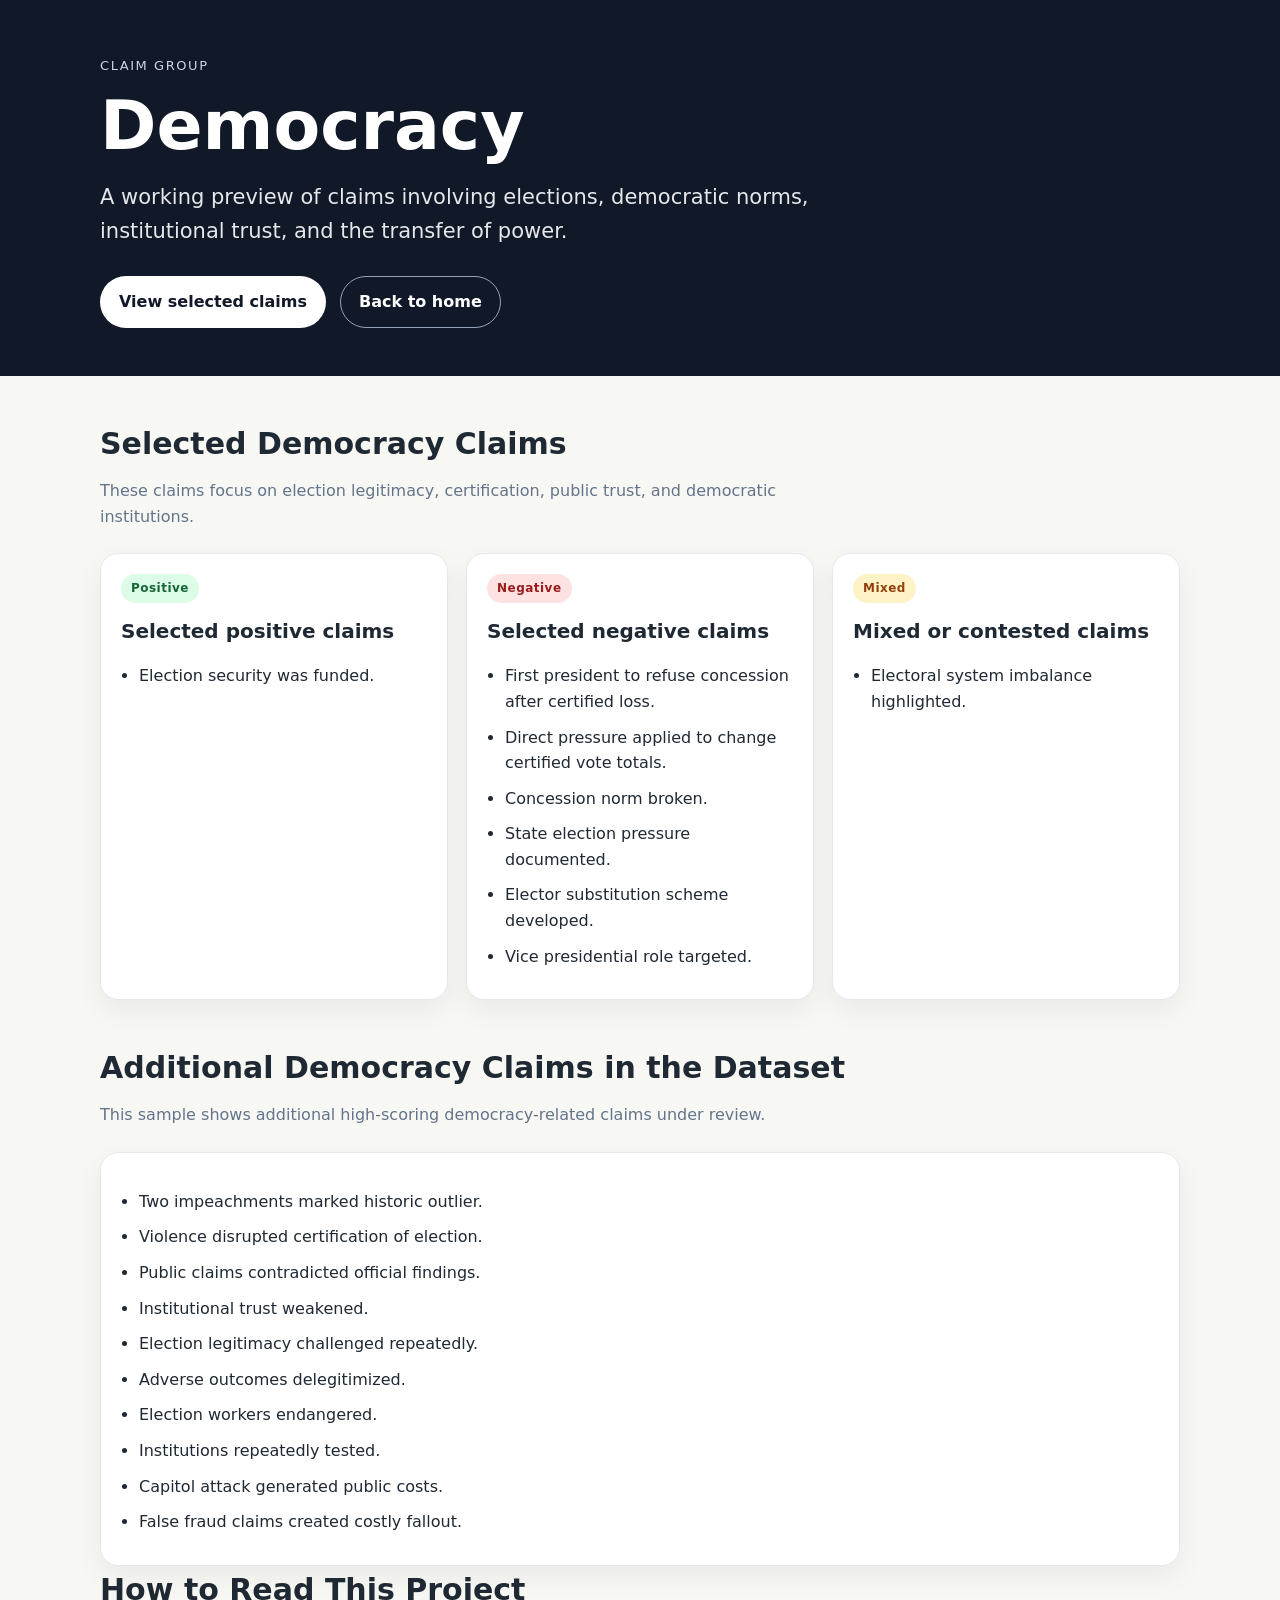
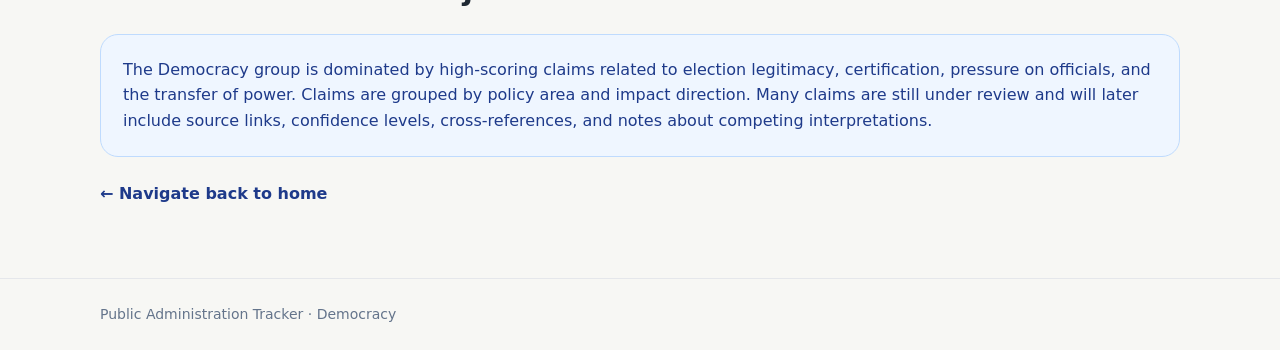
<file: democracy.html>
<!DOCTYPE html>
<html lang="en">
<head>
  <meta charset="UTF-8" />
  <meta name="viewport" content="width=device-width, initial-scale=1.0" />
  <title>Democracy | Public Administration Tracker</title>
  <link rel="stylesheet" href="style.css" />
</head>
<body>
  <header>
    <div class="wrap">
      <div class="eyebrow">Claim Group</div>
      <h1>Democracy</h1>
      <p class="hero-text">A working preview of claims involving elections, democratic norms, institutional trust, and the transfer of power.</p>
      <div class="buttons">
        <a class="button primary" href="#claims">View selected claims</a>
        <a class="button secondary" href="index.html">Back to home</a>
      </div>
    </div>
  </header>

  <main>
    <div class="wrap">
      <section id="claims">
        <h2 class="section-title">Selected Democracy Claims</h2>
        <p class="section-subtitle">These claims focus on election legitimacy, certification, public trust, and democratic institutions.</p>

        <div class="claim-columns">
          <div class="card claim-card">
            <span class="badge positive">Positive</span>
            <h3>Selected positive claims</h3>
            <ul>
              <li>Election security was funded.</li>
            </ul>
          </div>

          <div class="card claim-card">
            <span class="badge negative">Negative</span>
            <h3>Selected negative claims</h3>
            <ul>
              <li>First president to refuse concession after certified loss.</li>
              <li>Direct pressure applied to change certified vote totals.</li>
              <li>Concession norm broken.</li>
              <li>State election pressure documented.</li>
              <li>Elector substitution scheme developed.</li>
              <li>Vice presidential role targeted.</li>
            </ul>
          </div>

          <div class="card claim-card">
            <span class="badge mixed">Mixed</span>
            <h3>Mixed or contested claims</h3>
            <ul>
              <li>Electoral system imbalance highlighted.</li>
            </ul>
          </div>
        </div>
      </section>

      <section>
        <h2 class="section-title">Additional Democracy Claims in the Dataset</h2>
        <p class="section-subtitle">This sample shows additional high-scoring democracy-related claims under review.</p>

        <div class="card list-card">
          <ul>
              <li>Two impeachments marked historic outlier.</li>
              <li>Violence disrupted certification of election.</li>
              <li>Public claims contradicted official findings.</li>
              <li>Institutional trust weakened.</li>
              <li>Election legitimacy challenged repeatedly.</li>
              <li>Adverse outcomes delegitimized.</li>
              <li>Election workers endangered.</li>
              <li>Institutions repeatedly tested.</li>
              <li>Capitol attack generated public costs.</li>
              <li>False fraud claims created costly fallout.</li>
          </ul>
        </div>
      </section>

      <section>
        <h2 class="section-title">How to Read This Project</h2>
        <div class="note">
          The Democracy group is dominated by high-scoring claims related to election legitimacy, certification, pressure on officials, and the transfer of power. Claims are grouped by policy area and impact direction. Many claims are still under review and will later include source links, confidence levels, cross-references, and notes about competing interpretations.
        </div>

        <a class="back-link" href="index.html">← Navigate back to home</a>
      </section>
    </div>
  </main>

  <footer>
    <div class="wrap">Public Administration Tracker · Democracy</div>
  </footer>
</body>
</html>
</file>
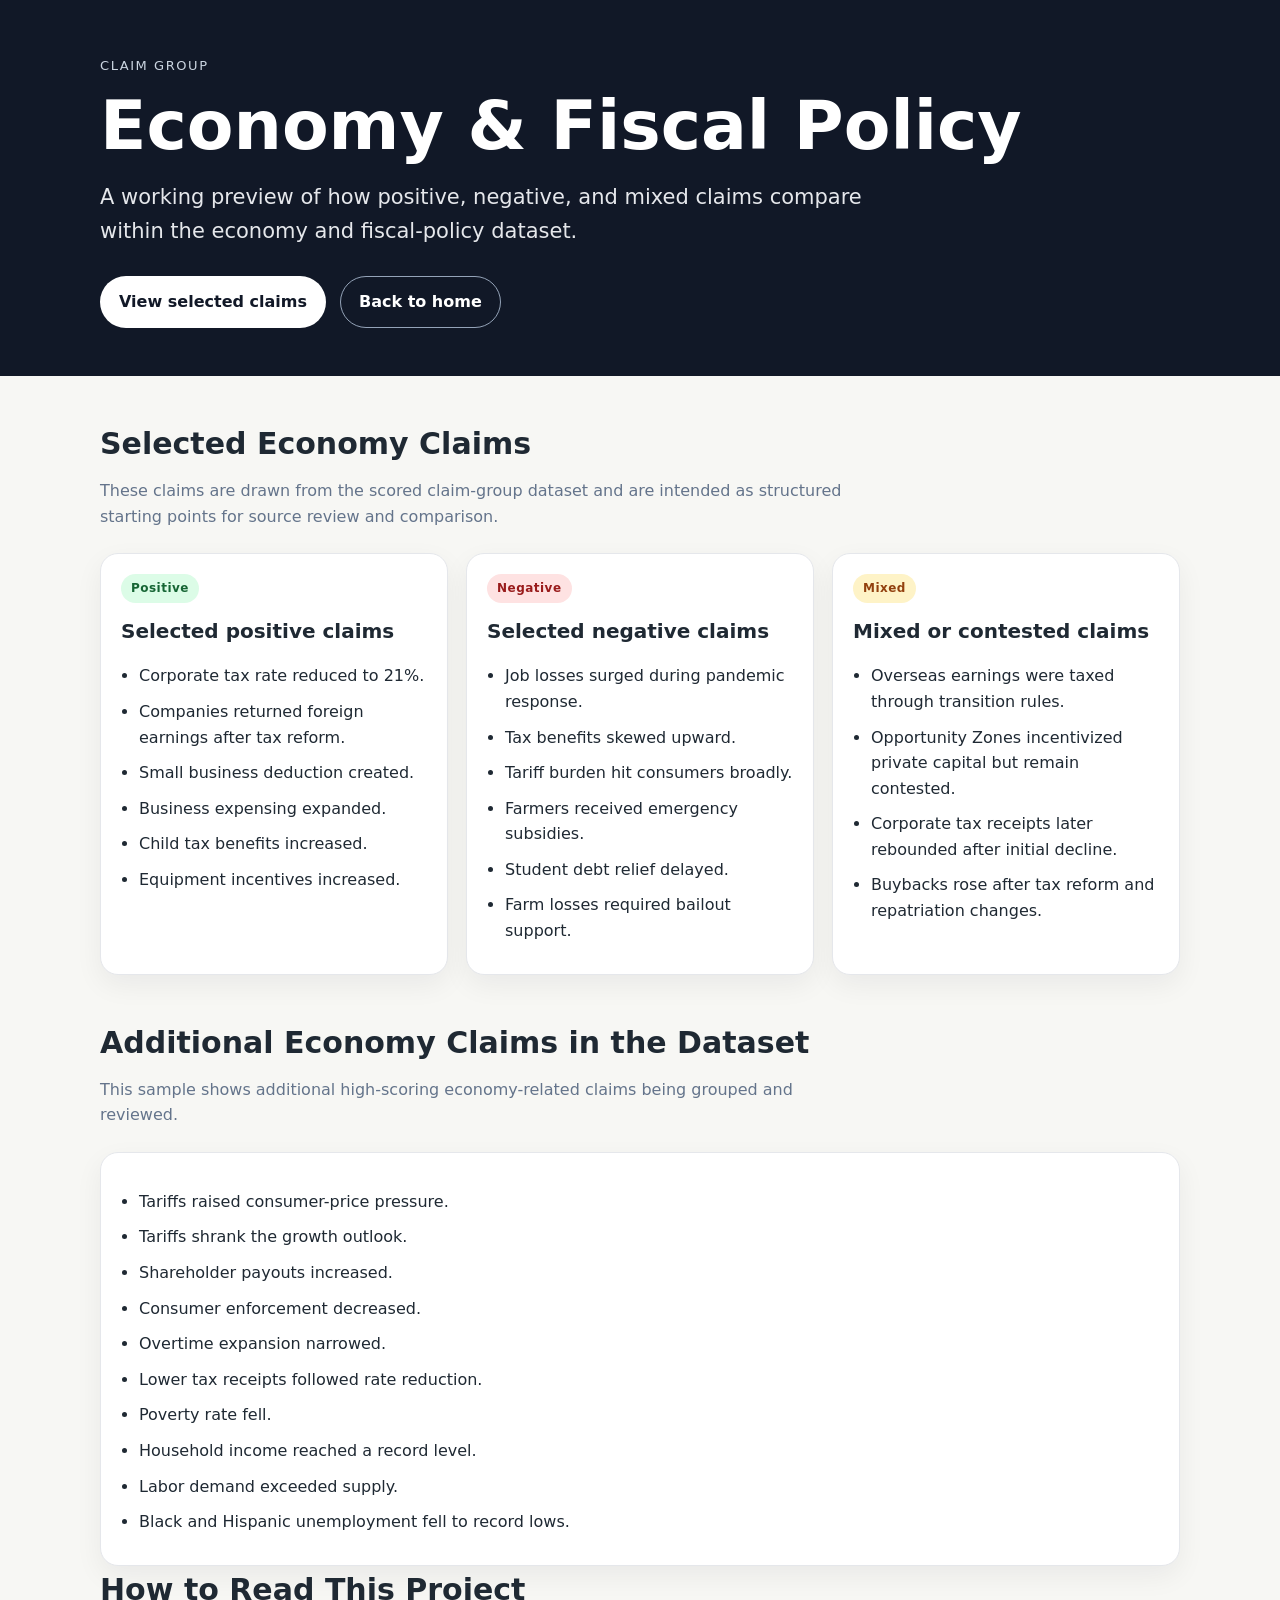
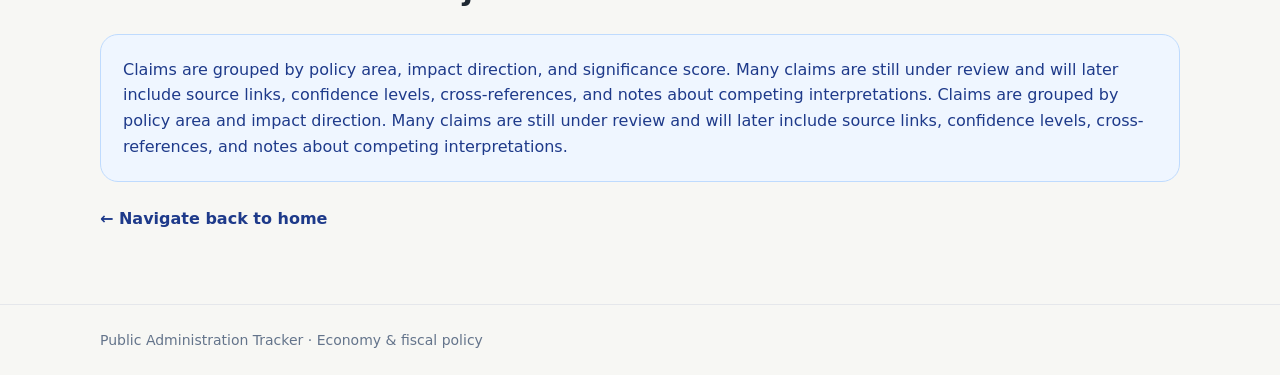
<file: economy.html>
<!DOCTYPE html>
<html lang="en">
<head>
  <meta charset="UTF-8" />
  <meta name="viewport" content="width=device-width, initial-scale=1.0" />
  <title>Economy &amp; Fiscal Policy | Public Administration Tracker</title>
  <link rel="stylesheet" href="style.css" />
</head>
<body>
  <header>
    <div class="wrap">
      <div class="eyebrow">Claim Group</div>
      <h1>Economy &amp; Fiscal Policy</h1>
      <p class="hero-text">A working preview of how positive, negative, and mixed claims compare within the economy and fiscal-policy dataset.</p>
      <div class="buttons">
        <a class="button primary" href="#claims">View selected claims</a>
        <a class="button secondary" href="index.html">Back to home</a>
      </div>
    </div>
  </header>

  <main>
    <div class="wrap">
      <section id="claims">
        <h2 class="section-title">Selected Economy Claims</h2>
        <p class="section-subtitle">These claims are drawn from the scored claim-group dataset and are intended as structured starting points for source review and comparison.</p>

        <div class="claim-columns">
          <div class="card claim-card">
            <span class="badge positive">Positive</span>
            <h3>Selected positive claims</h3>
            <ul>
              <li>Corporate tax rate reduced to 21%.</li>
              <li>Companies returned foreign earnings after tax reform.</li>
              <li>Small business deduction created.</li>
              <li>Business expensing expanded.</li>
              <li>Child tax benefits increased.</li>
              <li>Equipment incentives increased.</li>
            </ul>
          </div>

          <div class="card claim-card">
            <span class="badge negative">Negative</span>
            <h3>Selected negative claims</h3>
            <ul>
              <li>Job losses surged during pandemic response.</li>
              <li>Tax benefits skewed upward.</li>
              <li>Tariff burden hit consumers broadly.</li>
              <li>Farmers received emergency subsidies.</li>
              <li>Student debt relief delayed.</li>
              <li>Farm losses required bailout support.</li>
            </ul>
          </div>

          <div class="card claim-card">
            <span class="badge mixed">Mixed</span>
            <h3>Mixed or contested claims</h3>
            <ul>
              <li>Overseas earnings were taxed through transition rules.</li>
              <li>Opportunity Zones incentivized private capital but remain contested.</li>
              <li>Corporate tax receipts later rebounded after initial decline.</li>
              <li>Buybacks rose after tax reform and repatriation changes.</li>
            </ul>
          </div>
        </div>
      </section>

      <section>
        <h2 class="section-title">Additional Economy Claims in the Dataset</h2>
        <p class="section-subtitle">This sample shows additional high-scoring economy-related claims being grouped and reviewed.</p>

        <div class="card list-card">
          <ul>
              <li>Tariffs raised consumer-price pressure.</li>
              <li>Tariffs shrank the growth outlook.</li>
              <li>Shareholder payouts increased.</li>
              <li>Consumer enforcement decreased.</li>
              <li>Overtime expansion narrowed.</li>
              <li>Lower tax receipts followed rate reduction.</li>
              <li>Poverty rate fell.</li>
              <li>Household income reached a record level.</li>
              <li>Labor demand exceeded supply.</li>
              <li>Black and Hispanic unemployment fell to record lows.</li>
          </ul>
        </div>
      </section>

      <section>
        <h2 class="section-title">How to Read This Project</h2>
        <div class="note">
          Claims are grouped by policy area, impact direction, and significance score. Many claims are still under review and will later include source links, confidence levels, cross-references, and notes about competing interpretations. Claims are grouped by policy area and impact direction. Many claims are still under review and will later include source links, confidence levels, cross-references, and notes about competing interpretations.
        </div>

        <a class="back-link" href="index.html">← Navigate back to home</a>
      </section>
    </div>
  </main>

  <footer>
    <div class="wrap">Public Administration Tracker · Economy &amp; fiscal policy</div>
  </footer>
</body>
</html>
</file>
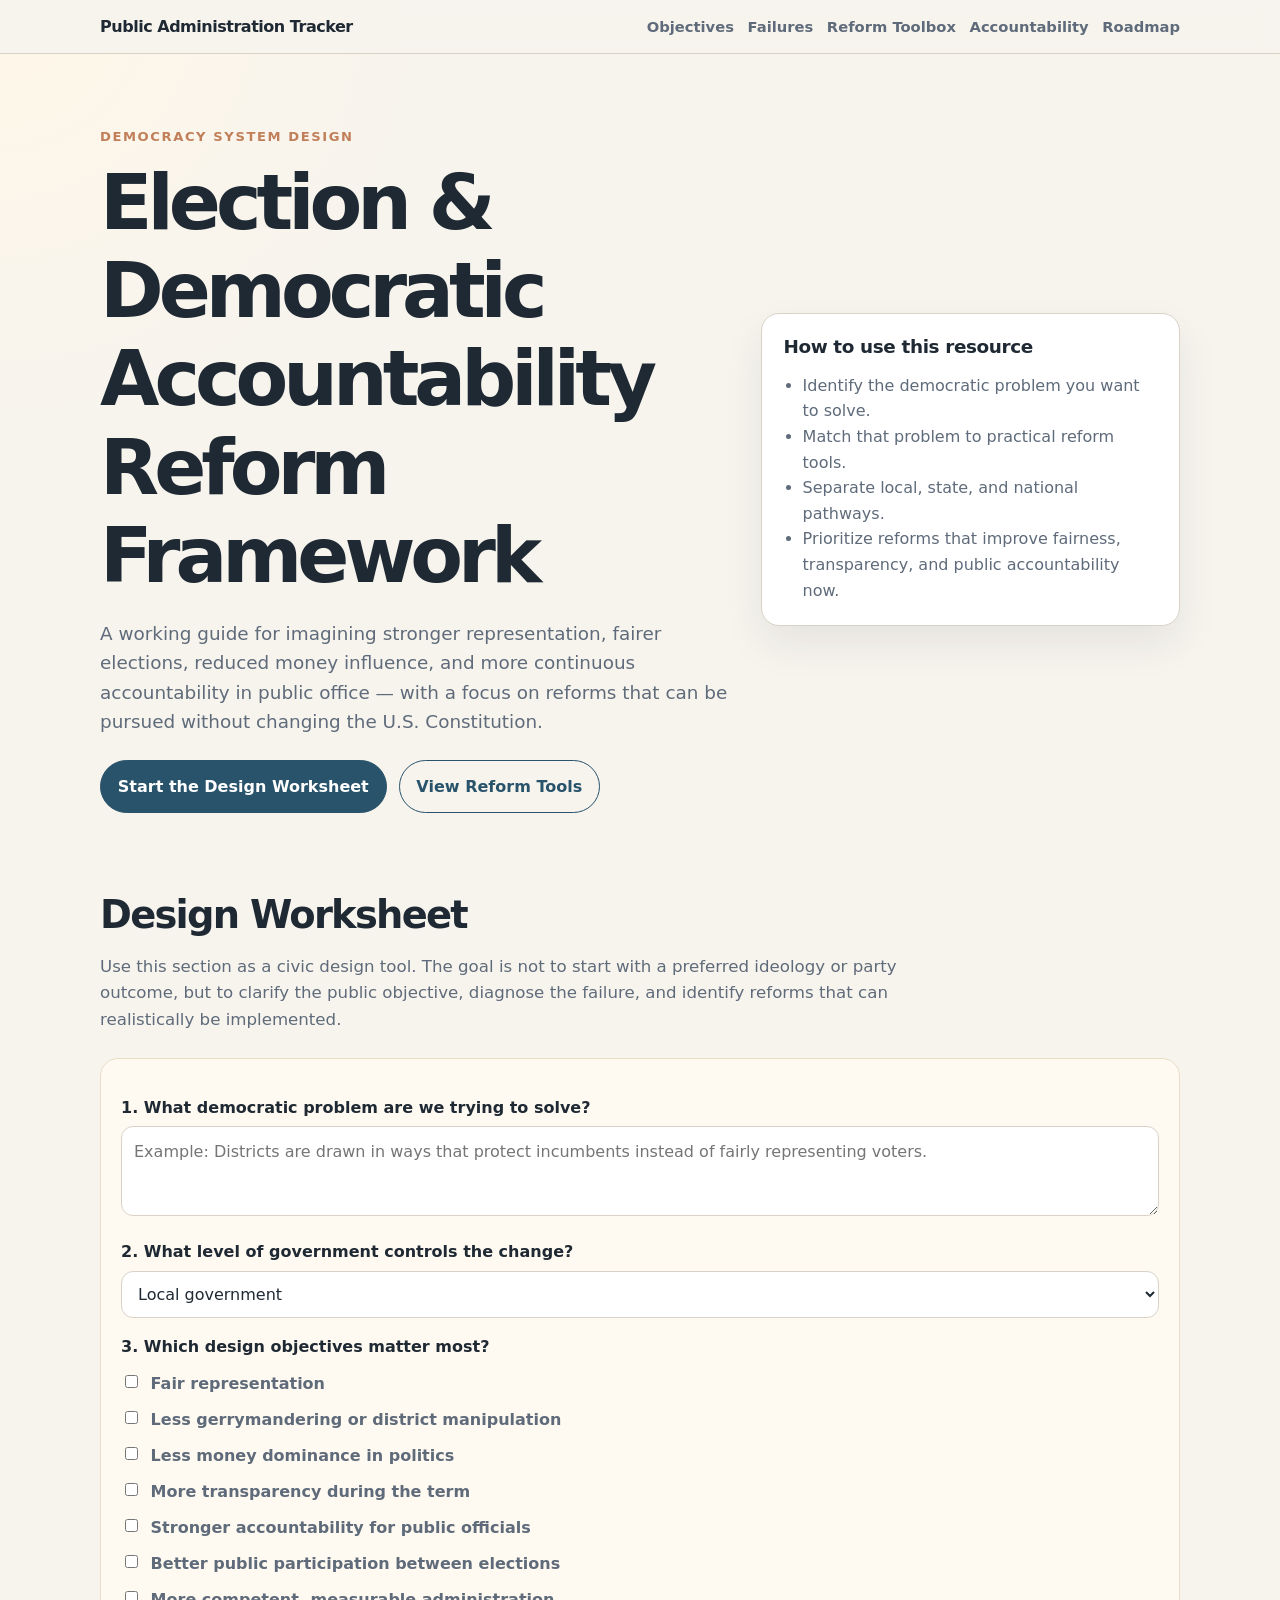
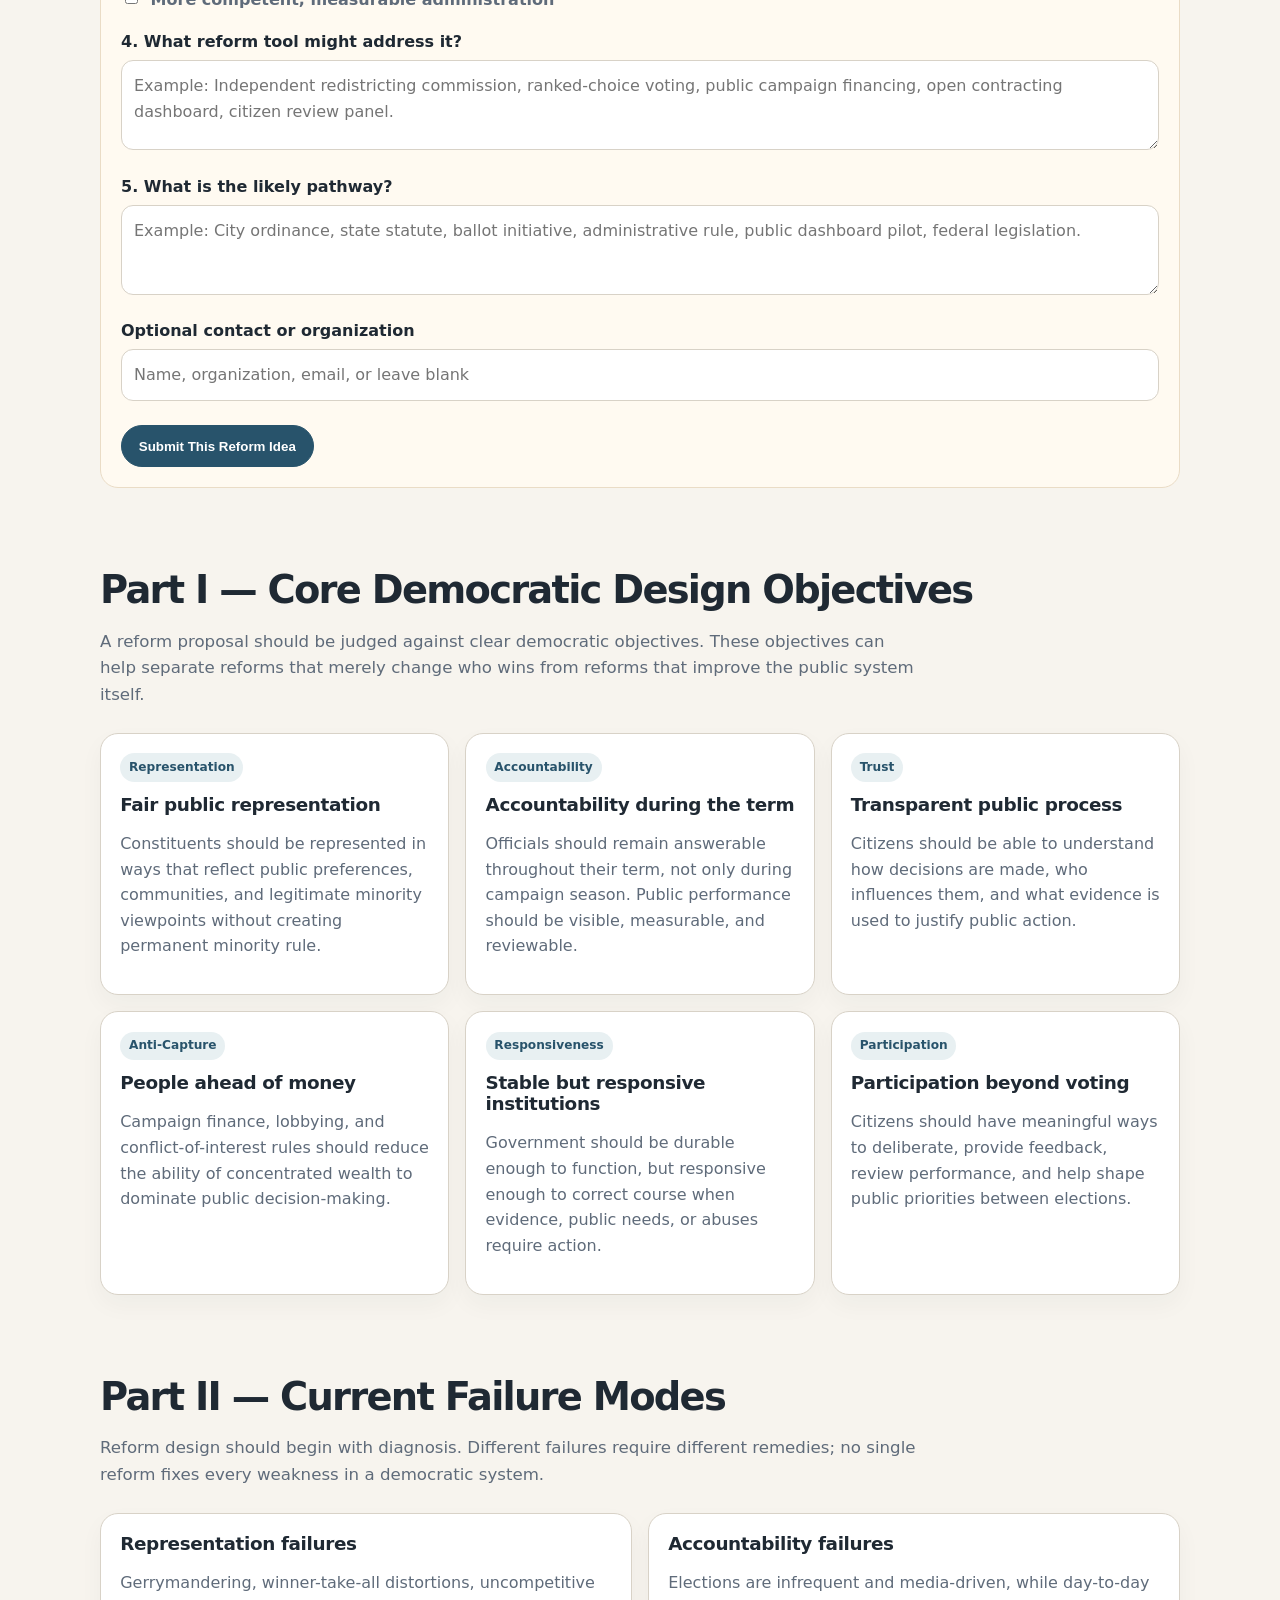
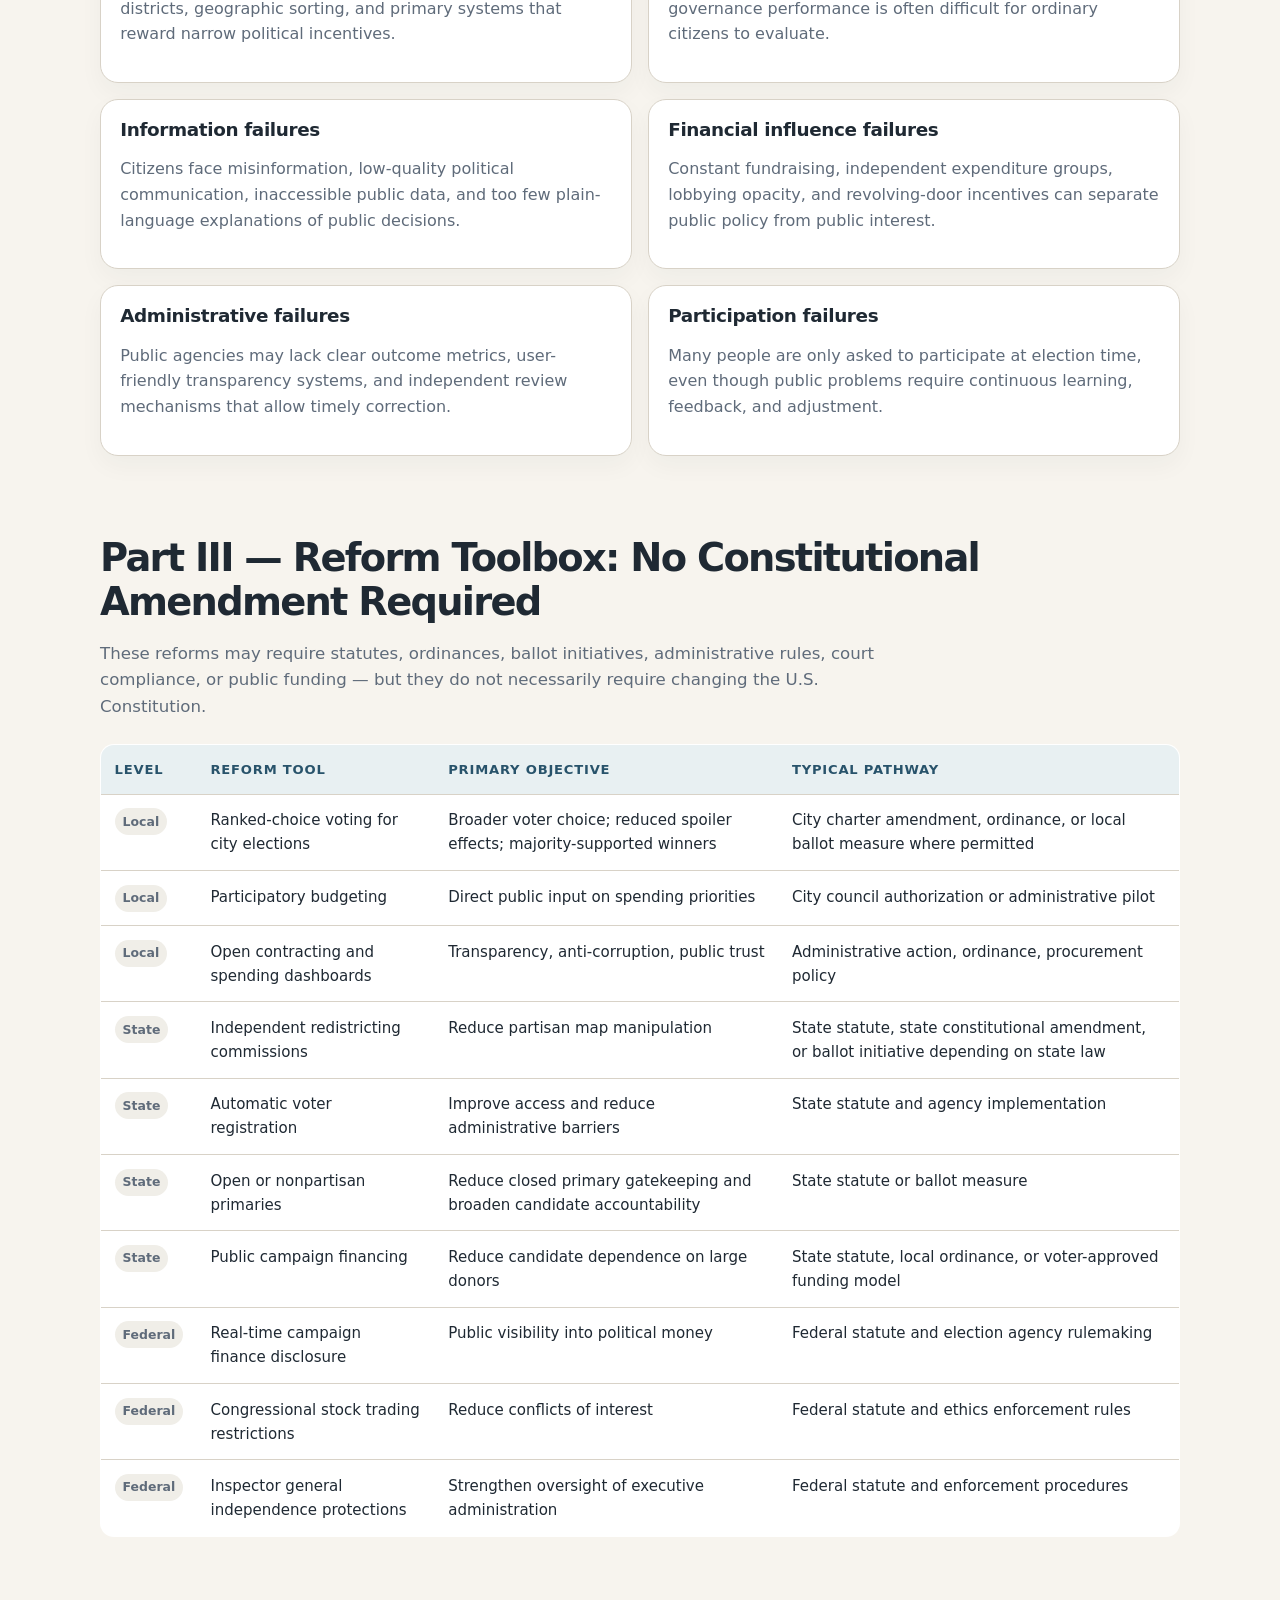
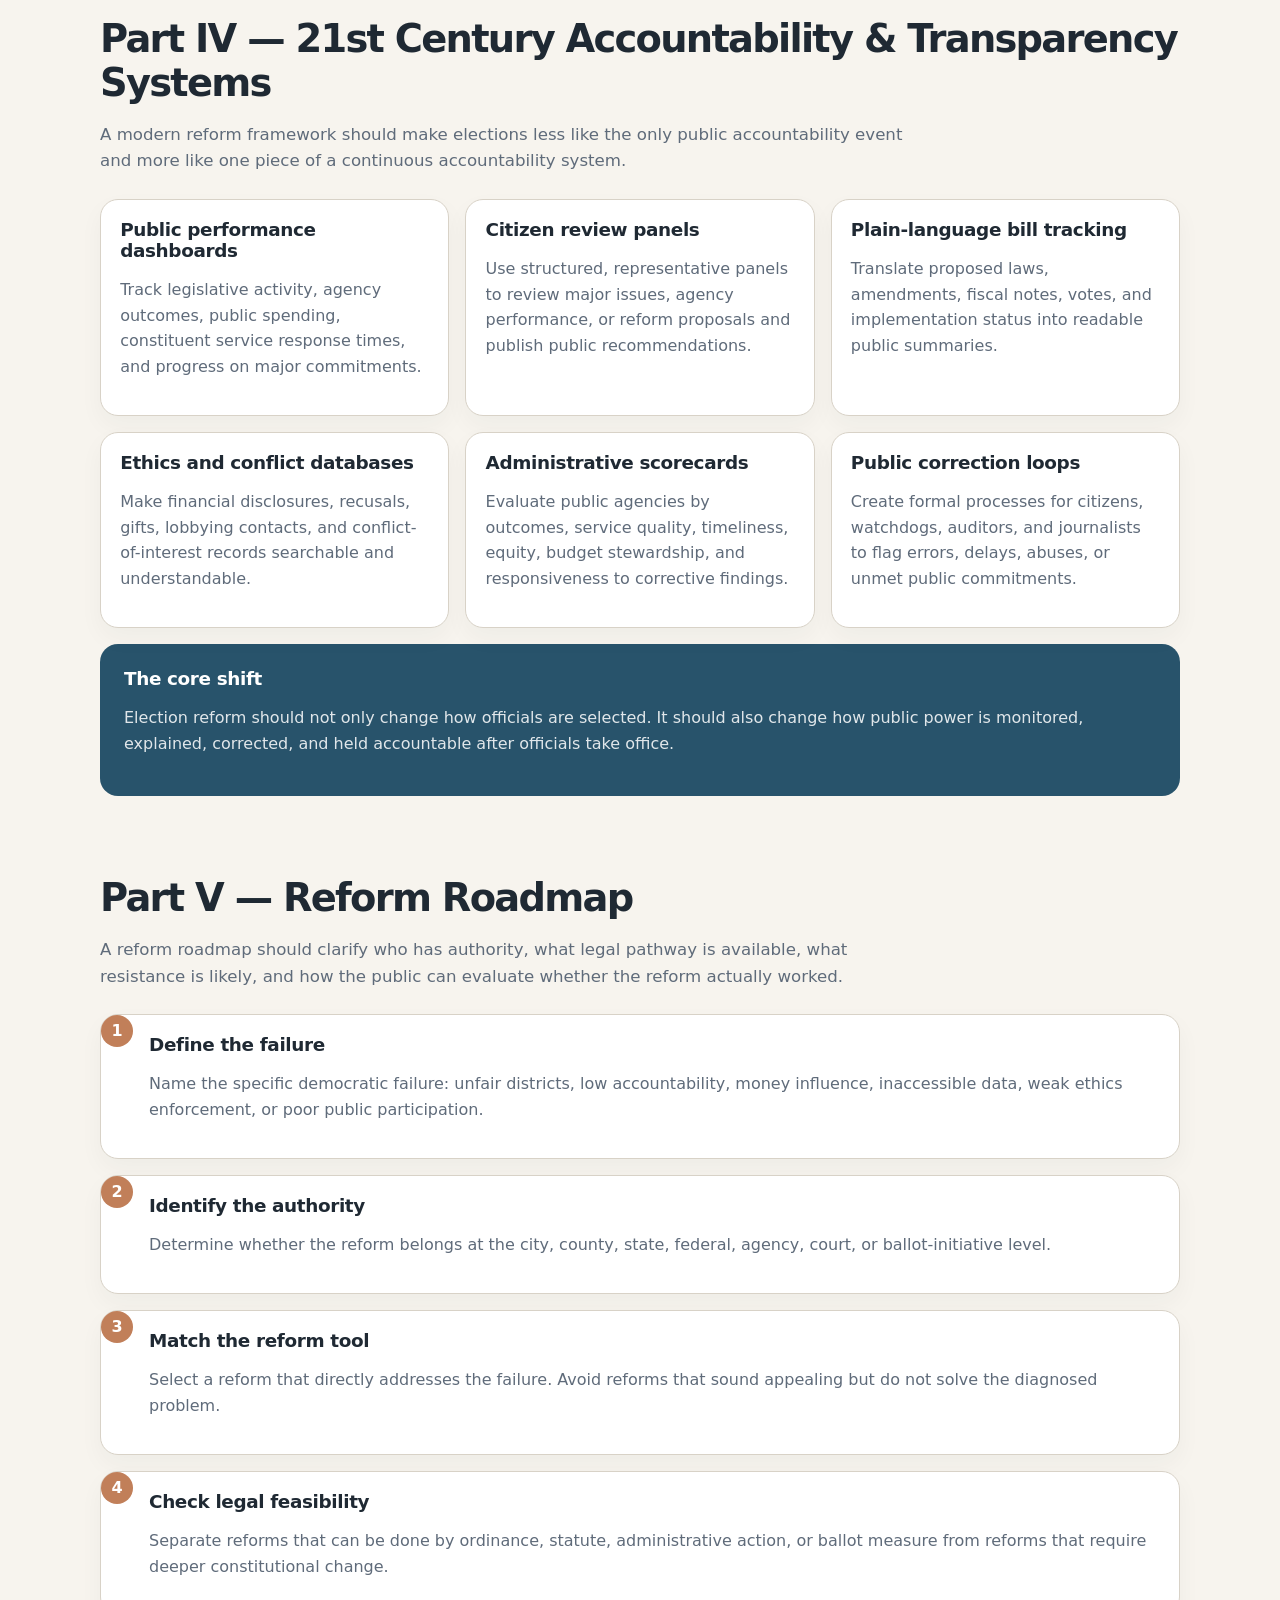
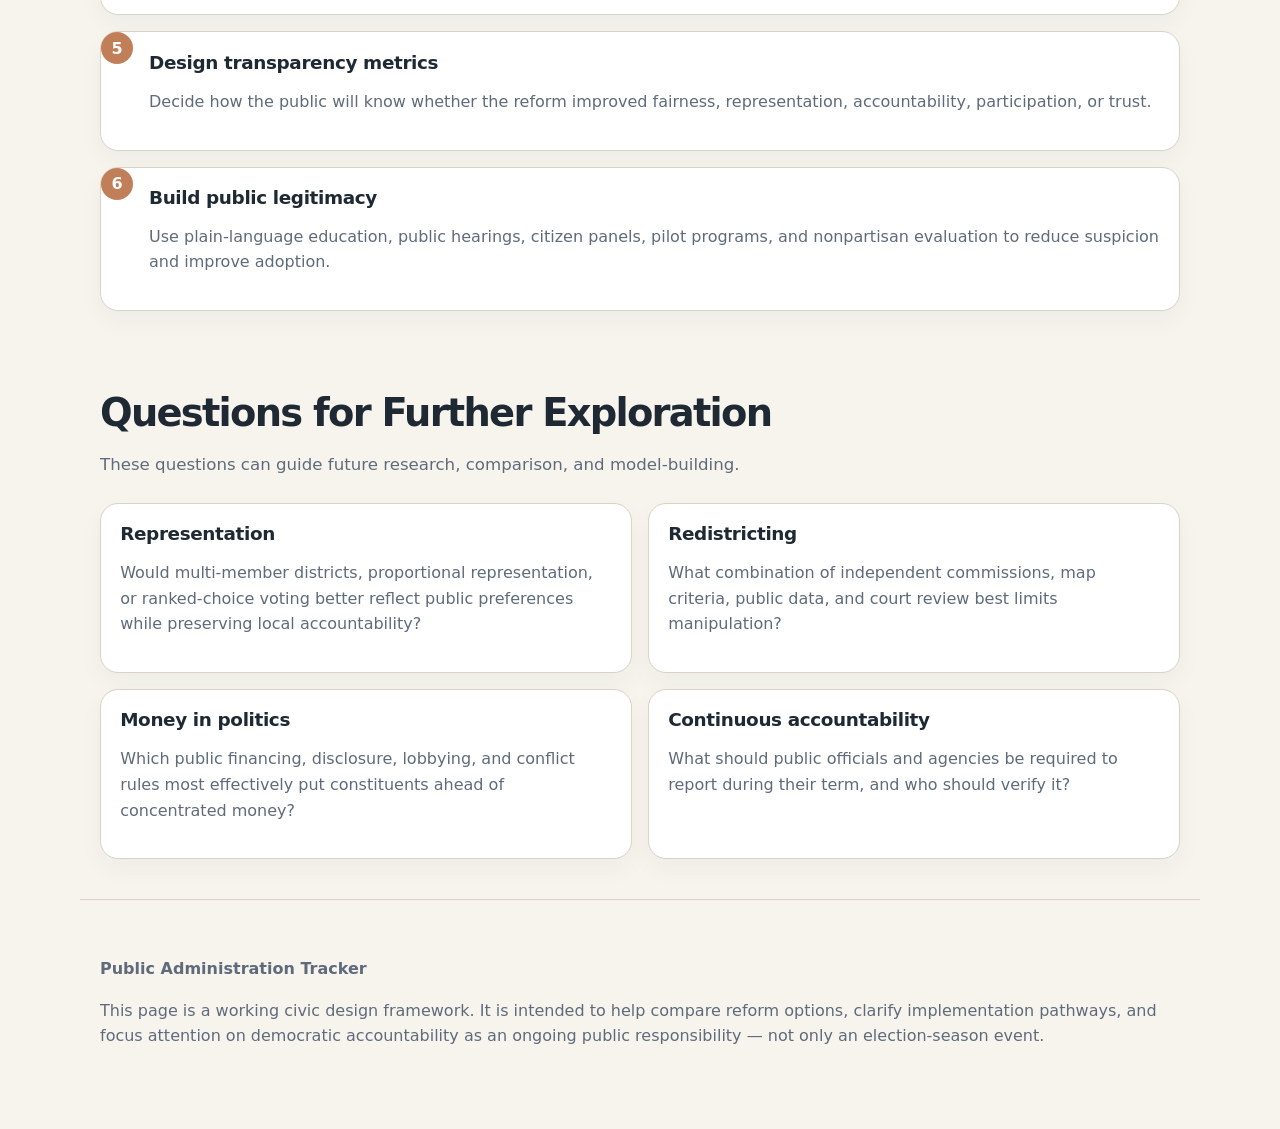
<file: electionreform.html>
<!DOCTYPE html>
<html lang="en">
<head>
  <meta charset="UTF-8" />
  <meta name="viewport" content="width=device-width, initial-scale=1.0" />
  <title>Election & Democratic Accountability Reform Framework | Public Administration Tracker</title>
  <meta name="description" content="A nonpartisan framework for evaluating election reform, representation, redistricting, campaign finance, transparency, and democratic accountability reforms at the local, state, and national level." />
  <style>
    :root {
      --bg: #f7f4ee;
      --panel: #ffffff;
      --ink: #1f2933;
      --muted: #5f6b7a;
      --line: #d8d2c7;
      --accent: #28536b;
      --accent-2: #c17f59;
      --accent-3: #e8f0f2;
      --good: #3f6f5f;
      --warn: #8a5a2b;
      --shadow: 0 18px 40px rgba(31, 41, 51, 0.08);
      --radius: 18px;
      --max: 1120px;
    }

    * { box-sizing: border-box; }

    body {
      margin: 0;
      font-family: ui-sans-serif, system-ui, -apple-system, BlinkMacSystemFont, "Segoe UI", sans-serif;
      color: var(--ink);
      background: radial-gradient(circle at top left, #fff7e8 0, transparent 28rem), var(--bg);
      line-height: 1.6;
    }

    a { color: var(--accent); }

    .site-header {
      border-bottom: 1px solid var(--line);
      background: rgba(247, 244, 238, 0.92);
      backdrop-filter: blur(10px);
      position: sticky;
      top: 0;
      z-index: 10;
    }

    .nav {
      max-width: var(--max);
      margin: 0 auto;
      padding: 0.85rem 1.25rem;
      display: flex;
      align-items: center;
      justify-content: space-between;
      gap: 1rem;
    }

    .brand {
      font-weight: 800;
      letter-spacing: -0.03em;
      text-decoration: none;
      color: var(--ink);
    }

    .nav-links {
      display: flex;
      gap: 0.85rem;
      flex-wrap: wrap;
      justify-content: flex-end;
      font-size: 0.92rem;
    }

    .nav-links a {
      text-decoration: none;
      color: var(--muted);
      font-weight: 650;
    }

    .nav-links a:hover { color: var(--accent); }

    .hero {
      max-width: var(--max);
      margin: 0 auto;
      padding: 4.5rem 1.25rem 2.5rem;
      display: grid;
      grid-template-columns: 1.2fr 0.8fr;
      gap: 2rem;
      align-items: center;
    }

    .eyebrow {
      color: var(--accent-2);
      font-weight: 800;
      text-transform: uppercase;
      letter-spacing: 0.12em;
      font-size: 0.82rem;
      margin-bottom: 0.75rem;
    }

    h1, h2, h3 { line-height: 1.15; margin: 0 0 1rem; }

    h1 {
      font-size: clamp(2.4rem, 6vw, 4.9rem);
      letter-spacing: -0.065em;
      max-width: 840px;
    }

    h2 {
      font-size: clamp(1.75rem, 3vw, 2.75rem);
      letter-spacing: -0.045em;
    }

    h3 {
      font-size: 1.15rem;
      letter-spacing: -0.02em;
    }

    .hero p {
      color: var(--muted);
      font-size: 1.15rem;
      max-width: 760px;
    }

    .hero-card {
      background: var(--panel);
      border: 1px solid var(--line);
      border-radius: var(--radius);
      box-shadow: var(--shadow);
      padding: 1.35rem;
    }

    .hero-card ul {
      padding-left: 1.2rem;
      margin: 0;
      color: var(--muted);
    }

    .button-row {
      display: flex;
      flex-wrap: wrap;
      gap: 0.75rem;
      margin-top: 1.5rem;
    }

    .btn {
      display: inline-flex;
      align-items: center;
      justify-content: center;
      border-radius: 999px;
      padding: 0.78rem 1.05rem;
      text-decoration: none;
      font-weight: 800;
      border: 1px solid var(--accent);
    }

    .btn.primary {
      background: var(--accent);
      color: white;
    }

    .btn.secondary {
      background: transparent;
      color: var(--accent);
    }

    main section {
      max-width: var(--max);
      margin: 0 auto;
      padding: 2.5rem 1.25rem;
    }

    .section-intro {
      color: var(--muted);
      max-width: 820px;
      margin-bottom: 1.5rem;
      font-size: 1.04rem;
    }

    .grid {
      display: grid;
      grid-template-columns: repeat(3, 1fr);
      gap: 1rem;
    }

    .grid.two { grid-template-columns: repeat(2, 1fr); }

    .card {
      background: var(--panel);
      border: 1px solid var(--line);
      border-radius: var(--radius);
      padding: 1.2rem;
      box-shadow: 0 10px 24px rgba(31, 41, 51, 0.04);
    }

    .card p, .card li { color: var(--muted); }

    .tag {
      display: inline-block;
      font-size: 0.76rem;
      font-weight: 800;
      color: var(--accent);
      background: var(--accent-3);
      border-radius: 999px;
      padding: 0.28rem 0.55rem;
      margin-bottom: 0.75rem;
    }

    .worksheet {
      background: #fffaf1;
      border: 1px solid #eadcc6;
      border-radius: var(--radius);
      padding: 1.25rem;
      margin-top: 1rem;
    }

    .worksheet label {
      display: block;
      font-weight: 800;
      margin: 1rem 0 0.35rem;
    }

    textarea, input, select {
      width: 100%;
      border: 1px solid var(--line);
      border-radius: 12px;
      padding: 0.75rem;
      font: inherit;
      background: white;
      color: var(--ink);
    }

    textarea { min-height: 90px; resize: vertical; }

    .checklist {
      display: grid;
      gap: 0.65rem;
      margin-top: 0.75rem;
    }

    .checklist label {
      display: flex;
      gap: 0.6rem;
      align-items: flex-start;
      font-weight: 650;
      margin: 0;
      color: var(--muted);
    }

    .checklist input { width: auto; margin-top: 0.25rem; }

    table {
      width: 100%;
      border-collapse: collapse;
      overflow: hidden;
      border-radius: 14px;
      background: var(--panel);
      border: 1px solid var(--line);
      font-size: 0.94rem;
    }

    th, td {
      padding: 0.85rem;
      border-bottom: 1px solid var(--line);
      vertical-align: top;
      text-align: left;
    }

    th {
      background: var(--accent-3);
      color: var(--accent);
      font-size: 0.82rem;
      text-transform: uppercase;
      letter-spacing: 0.06em;
    }

    tr:last-child td { border-bottom: 0; }

    .pill {
      display: inline-block;
      padding: 0.22rem 0.5rem;
      border-radius: 999px;
      background: #f0eee8;
      color: var(--muted);
      font-size: 0.78rem;
      font-weight: 800;
      white-space: nowrap;
    }

    .callout {
      background: var(--accent);
      color: white;
      border-radius: var(--radius);
      padding: 1.5rem;
      margin-top: 1rem;
    }

    .callout p { color: rgba(255,255,255,0.86); }

    .steps {
      counter-reset: step;
      display: grid;
      gap: 1rem;
    }

    .step {
      position: relative;
      padding-left: 3rem;
    }

    .step::before {
      counter-increment: step;
      content: counter(step);
      position: absolute;
      left: 0;
      top: 0;
      width: 2rem;
      height: 2rem;
      border-radius: 999px;
      background: var(--accent-2);
      color: white;
      display: grid;
      place-items: center;
      font-weight: 900;
    }

    footer {
      max-width: var(--max);
      margin: 0 auto;
      padding: 2.5rem 1.25rem 4rem;
      color: var(--muted);
      border-top: 1px solid var(--line);
    }

    @media (max-width: 820px) {
      .hero, .grid, .grid.two {
        grid-template-columns: 1fr;
      }

      .nav {
        align-items: flex-start;
        flex-direction: column;
      }

      .nav-links {
        justify-content: flex-start;
      }

      table { font-size: 0.86rem; }
      th, td { padding: 0.65rem; }
    }
  </style>
</head>
<body>
  <header class="site-header">
    <nav class="nav" aria-label="Main navigation">
      <a class="brand" href="/">Public Administration Tracker</a>
      <div class="nav-links">
        <a href="#objectives">Objectives</a>
        <a href="#failures">Failures</a>
        <a href="#toolbox">Reform Toolbox</a>
        <a href="#accountability">Accountability</a>
        <a href="#roadmap">Roadmap</a>
      </div>
    </nav>
  </header>

  <main>
    <section class="hero">
      <div>
        <div class="eyebrow">Democracy System Design</div>
        <h1>Election & Democratic Accountability Reform Framework</h1>
        <p>
          A working guide for imagining stronger representation, fairer elections, reduced money influence, and more continuous accountability in public office — with a focus on reforms that can be pursued without changing the U.S. Constitution.
        </p>
        <div class="button-row">
          <a class="btn primary" href="#worksheet">Start the Design Worksheet</a>
          <a class="btn secondary" href="#toolbox">View Reform Tools</a>
        </div>
      </div>
      <aside class="hero-card" aria-label="How to use this page">
        <h3>How to use this resource</h3>
        <ul>
          <li>Identify the democratic problem you want to solve.</li>
          <li>Match that problem to practical reform tools.</li>
          <li>Separate local, state, and national pathways.</li>
          <li>Prioritize reforms that improve fairness, transparency, and public accountability now.</li>
        </ul>
      </aside>
    </section>

    <section id="worksheet">
      <h2>Design Worksheet</h2>
      <p class="section-intro">
        Use this section as a civic design tool. The goal is not to start with a preferred ideology or party outcome, but to clarify the public objective, diagnose the failure, and identify reforms that can realistically be implemented.
      </p>
      <form class="worksheet" action="https://formspree.io/f/xbdbrgyj" method="POST">
        <label for="problem">1. What democratic problem are we trying to solve?</label>
        <textarea id="problem" name="democratic_problem" placeholder="Example: Districts are drawn in ways that protect incumbents instead of fairly representing voters."></textarea>

        <label for="level">2. What level of government controls the change?</label>
        <select id="level" name="government_level">
          <option>Local government</option>
          <option>State government</option>
          <option>Federal / national government</option>
          <option>Multiple levels</option>
          <option>Not sure yet</option>
        </select>

        <label>3. Which design objectives matter most?</label>
        <div class="checklist">
          <label><input type="checkbox" name="design_objectives" value="Fair representation" /> Fair representation</label>
          <label><input type="checkbox" name="design_objectives" value="Less gerrymandering or district manipulation" /> Less gerrymandering or district manipulation</label>
          <label><input type="checkbox" name="design_objectives" value="Less money dominance in politics" /> Less money dominance in politics</label>
          <label><input type="checkbox" name="design_objectives" value="More transparency during the term" /> More transparency during the term</label>
          <label><input type="checkbox" name="design_objectives" value="Stronger accountability for public officials" /> Stronger accountability for public officials</label>
          <label><input type="checkbox" name="design_objectives" value="Better public participation between elections" /> Better public participation between elections</label>
          <label><input type="checkbox" name="design_objectives" value="More competent, measurable administration" /> More competent, measurable administration</label>
        </div>

        <label for="reform">4. What reform tool might address it?</label>
        <textarea id="reform" name="proposed_reform" placeholder="Example: Independent redistricting commission, ranked-choice voting, public campaign financing, open contracting dashboard, citizen review panel."></textarea>

        <label for="pathway">5. What is the likely pathway?</label>
        <textarea id="pathway" name="implementation_pathway" placeholder="Example: City ordinance, state statute, ballot initiative, administrative rule, public dashboard pilot, federal legislation."></textarea>

        <label for="contact">Optional contact or organization</label>
        <input id="contact" name="contact_info" type="text" placeholder="Name, organization, email, or leave blank" />

        <button class="btn primary" type="submit" style="margin-top:1.5rem; cursor:pointer;">Submit This Reform Idea</button>
      </form>
    </section>

    <section id="objectives">
      <h2>Part I — Core Democratic Design Objectives</h2>
      <p class="section-intro">
        A reform proposal should be judged against clear democratic objectives. These objectives can help separate reforms that merely change who wins from reforms that improve the public system itself.
      </p>
      <div class="grid">
        <article class="card"><span class="tag">Representation</span><h3>Fair public representation</h3><p>Constituents should be represented in ways that reflect public preferences, communities, and legitimate minority viewpoints without creating permanent minority rule.</p></article>
        <article class="card"><span class="tag">Accountability</span><h3>Accountability during the term</h3><p>Officials should remain answerable throughout their term, not only during campaign season. Public performance should be visible, measurable, and reviewable.</p></article>
        <article class="card"><span class="tag">Trust</span><h3>Transparent public process</h3><p>Citizens should be able to understand how decisions are made, who influences them, and what evidence is used to justify public action.</p></article>
        <article class="card"><span class="tag">Anti-Capture</span><h3>People ahead of money</h3><p>Campaign finance, lobbying, and conflict-of-interest rules should reduce the ability of concentrated wealth to dominate public decision-making.</p></article>
        <article class="card"><span class="tag">Responsiveness</span><h3>Stable but responsive institutions</h3><p>Government should be durable enough to function, but responsive enough to correct course when evidence, public needs, or abuses require action.</p></article>
        <article class="card"><span class="tag">Participation</span><h3>Participation beyond voting</h3><p>Citizens should have meaningful ways to deliberate, provide feedback, review performance, and help shape public priorities between elections.</p></article>
      </div>
    </section>

    <section id="failures">
      <h2>Part II — Current Failure Modes</h2>
      <p class="section-intro">
        Reform design should begin with diagnosis. Different failures require different remedies; no single reform fixes every weakness in a democratic system.
      </p>
      <div class="grid two">
        <article class="card"><h3>Representation failures</h3><p>Gerrymandering, winner-take-all distortions, uncompetitive districts, geographic sorting, and primary systems that reward narrow political incentives.</p></article>
        <article class="card"><h3>Accountability failures</h3><p>Elections are infrequent and media-driven, while day-to-day governance performance is often difficult for ordinary citizens to evaluate.</p></article>
        <article class="card"><h3>Information failures</h3><p>Citizens face misinformation, low-quality political communication, inaccessible public data, and too few plain-language explanations of public decisions.</p></article>
        <article class="card"><h3>Financial influence failures</h3><p>Constant fundraising, independent expenditure groups, lobbying opacity, and revolving-door incentives can separate public policy from public interest.</p></article>
        <article class="card"><h3>Administrative failures</h3><p>Public agencies may lack clear outcome metrics, user-friendly transparency systems, and independent review mechanisms that allow timely correction.</p></article>
        <article class="card"><h3>Participation failures</h3><p>Many people are only asked to participate at election time, even though public problems require continuous learning, feedback, and adjustment.</p></article>
      </div>
    </section>

    <section id="toolbox">
      <h2>Part III — Reform Toolbox: No Constitutional Amendment Required</h2>
      <p class="section-intro">
        These reforms may require statutes, ordinances, ballot initiatives, administrative rules, court compliance, or public funding — but they do not necessarily require changing the U.S. Constitution.
      </p>
      <table>
        <thead>
          <tr>
            <th>Level</th>
            <th>Reform Tool</th>
            <th>Primary Objective</th>
            <th>Typical Pathway</th>
          </tr>
        </thead>
        <tbody>
          <tr><td><span class="pill">Local</span></td><td>Ranked-choice voting for city elections</td><td>Broader voter choice; reduced spoiler effects; majority-supported winners</td><td>City charter amendment, ordinance, or local ballot measure where permitted</td></tr>
          <tr><td><span class="pill">Local</span></td><td>Participatory budgeting</td><td>Direct public input on spending priorities</td><td>City council authorization or administrative pilot</td></tr>
          <tr><td><span class="pill">Local</span></td><td>Open contracting and spending dashboards</td><td>Transparency, anti-corruption, public trust</td><td>Administrative action, ordinance, procurement policy</td></tr>
          <tr><td><span class="pill">State</span></td><td>Independent redistricting commissions</td><td>Reduce partisan map manipulation</td><td>State statute, state constitutional amendment, or ballot initiative depending on state law</td></tr>
          <tr><td><span class="pill">State</span></td><td>Automatic voter registration</td><td>Improve access and reduce administrative barriers</td><td>State statute and agency implementation</td></tr>
          <tr><td><span class="pill">State</span></td><td>Open or nonpartisan primaries</td><td>Reduce closed primary gatekeeping and broaden candidate accountability</td><td>State statute or ballot measure</td></tr>
          <tr><td><span class="pill">State</span></td><td>Public campaign financing</td><td>Reduce candidate dependence on large donors</td><td>State statute, local ordinance, or voter-approved funding model</td></tr>
          <tr><td><span class="pill">Federal</span></td><td>Real-time campaign finance disclosure</td><td>Public visibility into political money</td><td>Federal statute and election agency rulemaking</td></tr>
          <tr><td><span class="pill">Federal</span></td><td>Congressional stock trading restrictions</td><td>Reduce conflicts of interest</td><td>Federal statute and ethics enforcement rules</td></tr>
          <tr><td><span class="pill">Federal</span></td><td>Inspector general independence protections</td><td>Strengthen oversight of executive administration</td><td>Federal statute and enforcement procedures</td></tr>
        </tbody>
      </table>
    </section>

    <section id="accountability">
      <h2>Part IV — 21st Century Accountability & Transparency Systems</h2>
      <p class="section-intro">
        A modern reform framework should make elections less like the only public accountability event and more like one piece of a continuous accountability system.
      </p>
      <div class="grid">
        <article class="card"><h3>Public performance dashboards</h3><p>Track legislative activity, agency outcomes, public spending, constituent service response times, and progress on major commitments.</p></article>
        <article class="card"><h3>Citizen review panels</h3><p>Use structured, representative panels to review major issues, agency performance, or reform proposals and publish public recommendations.</p></article>
        <article class="card"><h3>Plain-language bill tracking</h3><p>Translate proposed laws, amendments, fiscal notes, votes, and implementation status into readable public summaries.</p></article>
        <article class="card"><h3>Ethics and conflict databases</h3><p>Make financial disclosures, recusals, gifts, lobbying contacts, and conflict-of-interest records searchable and understandable.</p></article>
        <article class="card"><h3>Administrative scorecards</h3><p>Evaluate public agencies by outcomes, service quality, timeliness, equity, budget stewardship, and responsiveness to corrective findings.</p></article>
        <article class="card"><h3>Public correction loops</h3><p>Create formal processes for citizens, watchdogs, auditors, and journalists to flag errors, delays, abuses, or unmet public commitments.</p></article>
      </div>
      <div class="callout">
        <h3>The core shift</h3>
        <p>Election reform should not only change how officials are selected. It should also change how public power is monitored, explained, corrected, and held accountable after officials take office.</p>
      </div>
    </section>

    <section id="roadmap">
      <h2>Part V — Reform Roadmap</h2>
      <p class="section-intro">
        A reform roadmap should clarify who has authority, what legal pathway is available, what resistance is likely, and how the public can evaluate whether the reform actually worked.
      </p>
      <div class="steps">
        <article class="card step"><h3>Define the failure</h3><p>Name the specific democratic failure: unfair districts, low accountability, money influence, inaccessible data, weak ethics enforcement, or poor public participation.</p></article>
        <article class="card step"><h3>Identify the authority</h3><p>Determine whether the reform belongs at the city, county, state, federal, agency, court, or ballot-initiative level.</p></article>
        <article class="card step"><h3>Match the reform tool</h3><p>Select a reform that directly addresses the failure. Avoid reforms that sound appealing but do not solve the diagnosed problem.</p></article>
        <article class="card step"><h3>Check legal feasibility</h3><p>Separate reforms that can be done by ordinance, statute, administrative action, or ballot measure from reforms that require deeper constitutional change.</p></article>
        <article class="card step"><h3>Design transparency metrics</h3><p>Decide how the public will know whether the reform improved fairness, representation, accountability, participation, or trust.</p></article>
        <article class="card step"><h3>Build public legitimacy</h3><p>Use plain-language education, public hearings, citizen panels, pilot programs, and nonpartisan evaluation to reduce suspicion and improve adoption.</p></article>
      </div>
    </section>

    <section id="next-questions">
      <h2>Questions for Further Exploration</h2>
      <p class="section-intro">
        These questions can guide future research, comparison, and model-building.
      </p>
      <div class="grid two">
        <article class="card"><h3>Representation</h3><p>Would multi-member districts, proportional representation, or ranked-choice voting better reflect public preferences while preserving local accountability?</p></article>
        <article class="card"><h3>Redistricting</h3><p>What combination of independent commissions, map criteria, public data, and court review best limits manipulation?</p></article>
        <article class="card"><h3>Money in politics</h3><p>Which public financing, disclosure, lobbying, and conflict rules most effectively put constituents ahead of concentrated money?</p></article>
        <article class="card"><h3>Continuous accountability</h3><p>What should public officials and agencies be required to report during their term, and who should verify it?</p></article>
      </div>
    </section>
  </main>

  <footer>
    <p><strong>Public Administration Tracker</strong></p>
    <p>This page is a working civic design framework. It is intended to help compare reform options, clarify implementation pathways, and focus attention on democratic accountability as an ongoing public responsibility — not only an election-season event.</p>
  </footer>
</body>
</html>
</file>
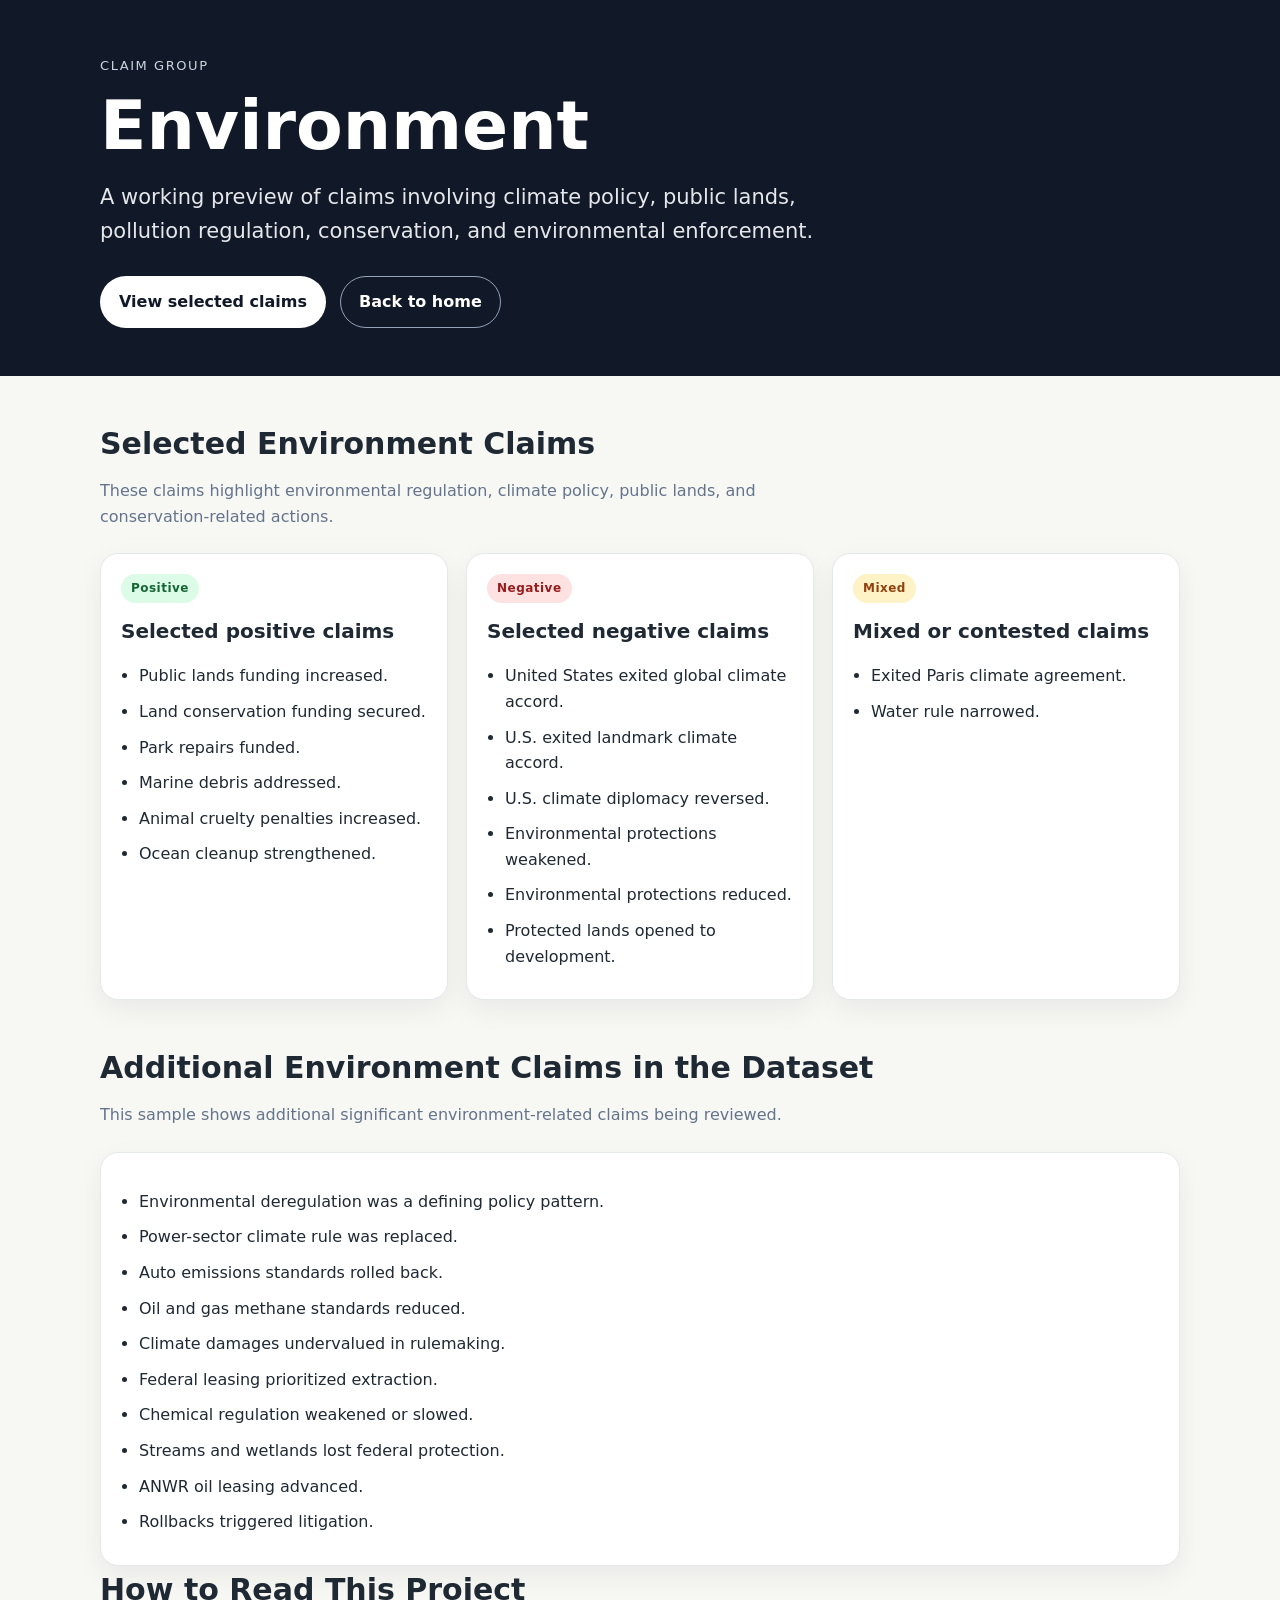
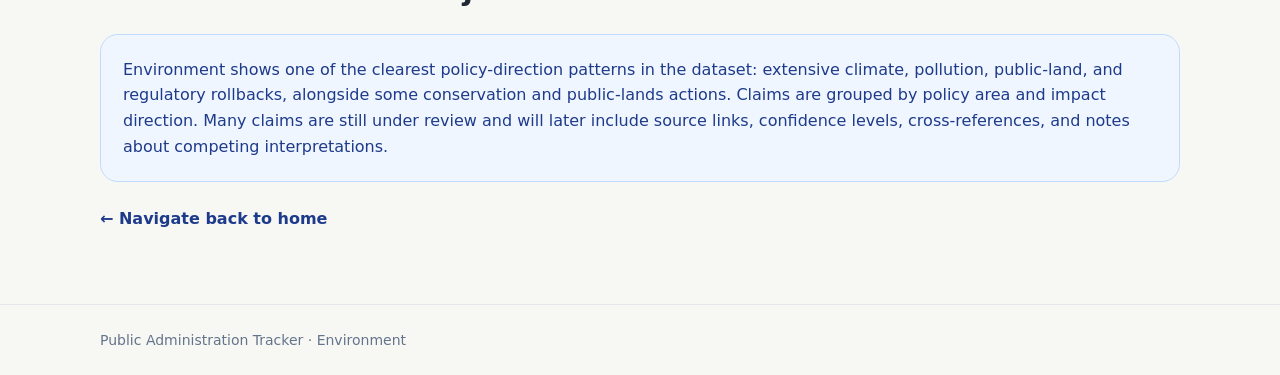
<file: environment.html>
<!DOCTYPE html>
<html lang="en">
<head>
  <meta charset="UTF-8" />
  <meta name="viewport" content="width=device-width, initial-scale=1.0" />
  <title>Environment | Public Administration Tracker</title>
  <link rel="stylesheet" href="style.css" />
</head>
<body>
  <header>
    <div class="wrap">
      <div class="eyebrow">Claim Group</div>
      <h1>Environment</h1>
      <p class="hero-text">A working preview of claims involving climate policy, public lands, pollution regulation, conservation, and environmental enforcement.</p>
      <div class="buttons">
        <a class="button primary" href="#claims">View selected claims</a>
        <a class="button secondary" href="index.html">Back to home</a>
      </div>
    </div>
  </header>

  <main>
    <div class="wrap">
      <section id="claims">
        <h2 class="section-title">Selected Environment Claims</h2>
        <p class="section-subtitle">These claims highlight environmental regulation, climate policy, public lands, and conservation-related actions.</p>

        <div class="claim-columns">
          <div class="card claim-card">
            <span class="badge positive">Positive</span>
            <h3>Selected positive claims</h3>
            <ul>
              <li>Public lands funding increased.</li>
              <li>Land conservation funding secured.</li>
              <li>Park repairs funded.</li>
              <li>Marine debris addressed.</li>
              <li>Animal cruelty penalties increased.</li>
              <li>Ocean cleanup strengthened.</li>
            </ul>
          </div>

          <div class="card claim-card">
            <span class="badge negative">Negative</span>
            <h3>Selected negative claims</h3>
            <ul>
              <li>United States exited global climate accord.</li>
              <li>U.S. exited landmark climate accord.</li>
              <li>U.S. climate diplomacy reversed.</li>
              <li>Environmental protections weakened.</li>
              <li>Environmental protections reduced.</li>
              <li>Protected lands opened to development.</li>
            </ul>
          </div>

          <div class="card claim-card">
            <span class="badge mixed">Mixed</span>
            <h3>Mixed or contested claims</h3>
            <ul>
              <li>Exited Paris climate agreement.</li>
              <li>Water rule narrowed.</li>
            </ul>
          </div>
        </div>
      </section>

      <section>
        <h2 class="section-title">Additional Environment Claims in the Dataset</h2>
        <p class="section-subtitle">This sample shows additional significant environment-related claims being reviewed.</p>

        <div class="card list-card">
          <ul>
              <li>Environmental deregulation was a defining policy pattern.</li>
              <li>Power-sector climate rule was replaced.</li>
              <li>Auto emissions standards rolled back.</li>
              <li>Oil and gas methane standards reduced.</li>
              <li>Climate damages undervalued in rulemaking.</li>
              <li>Federal leasing prioritized extraction.</li>
              <li>Chemical regulation weakened or slowed.</li>
              <li>Streams and wetlands lost federal protection.</li>
              <li>ANWR oil leasing advanced.</li>
              <li>Rollbacks triggered litigation.</li>
          </ul>
        </div>
      </section>

      <section>
        <h2 class="section-title">How to Read This Project</h2>
        <div class="note">
          Environment shows one of the clearest policy-direction patterns in the dataset: extensive climate, pollution, public-land, and regulatory rollbacks, alongside some conservation and public-lands actions. Claims are grouped by policy area and impact direction. Many claims are still under review and will later include source links, confidence levels, cross-references, and notes about competing interpretations.
        </div>

        <a class="back-link" href="index.html">← Navigate back to home</a>
      </section>
    </div>
  </main>

  <footer>
    <div class="wrap">Public Administration Tracker · Environment</div>
  </footer>
</body>
</html>
</file>
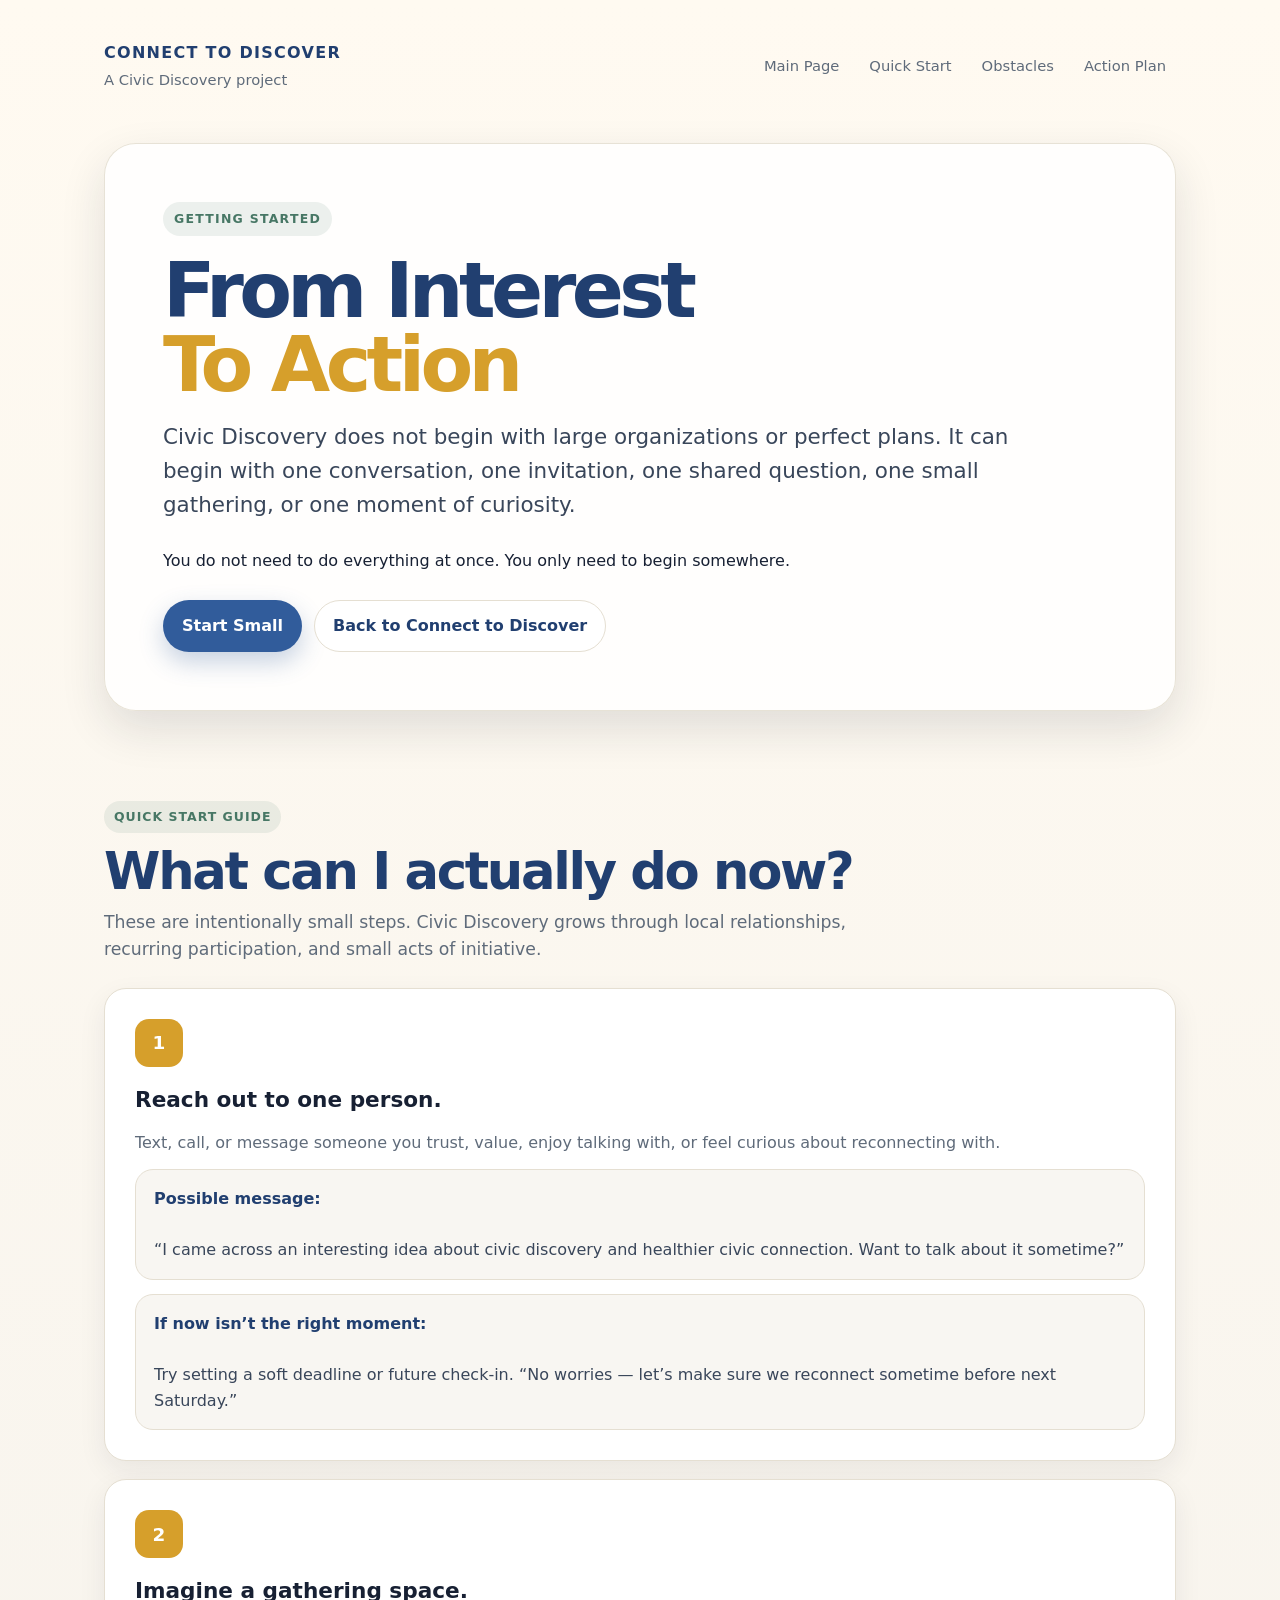
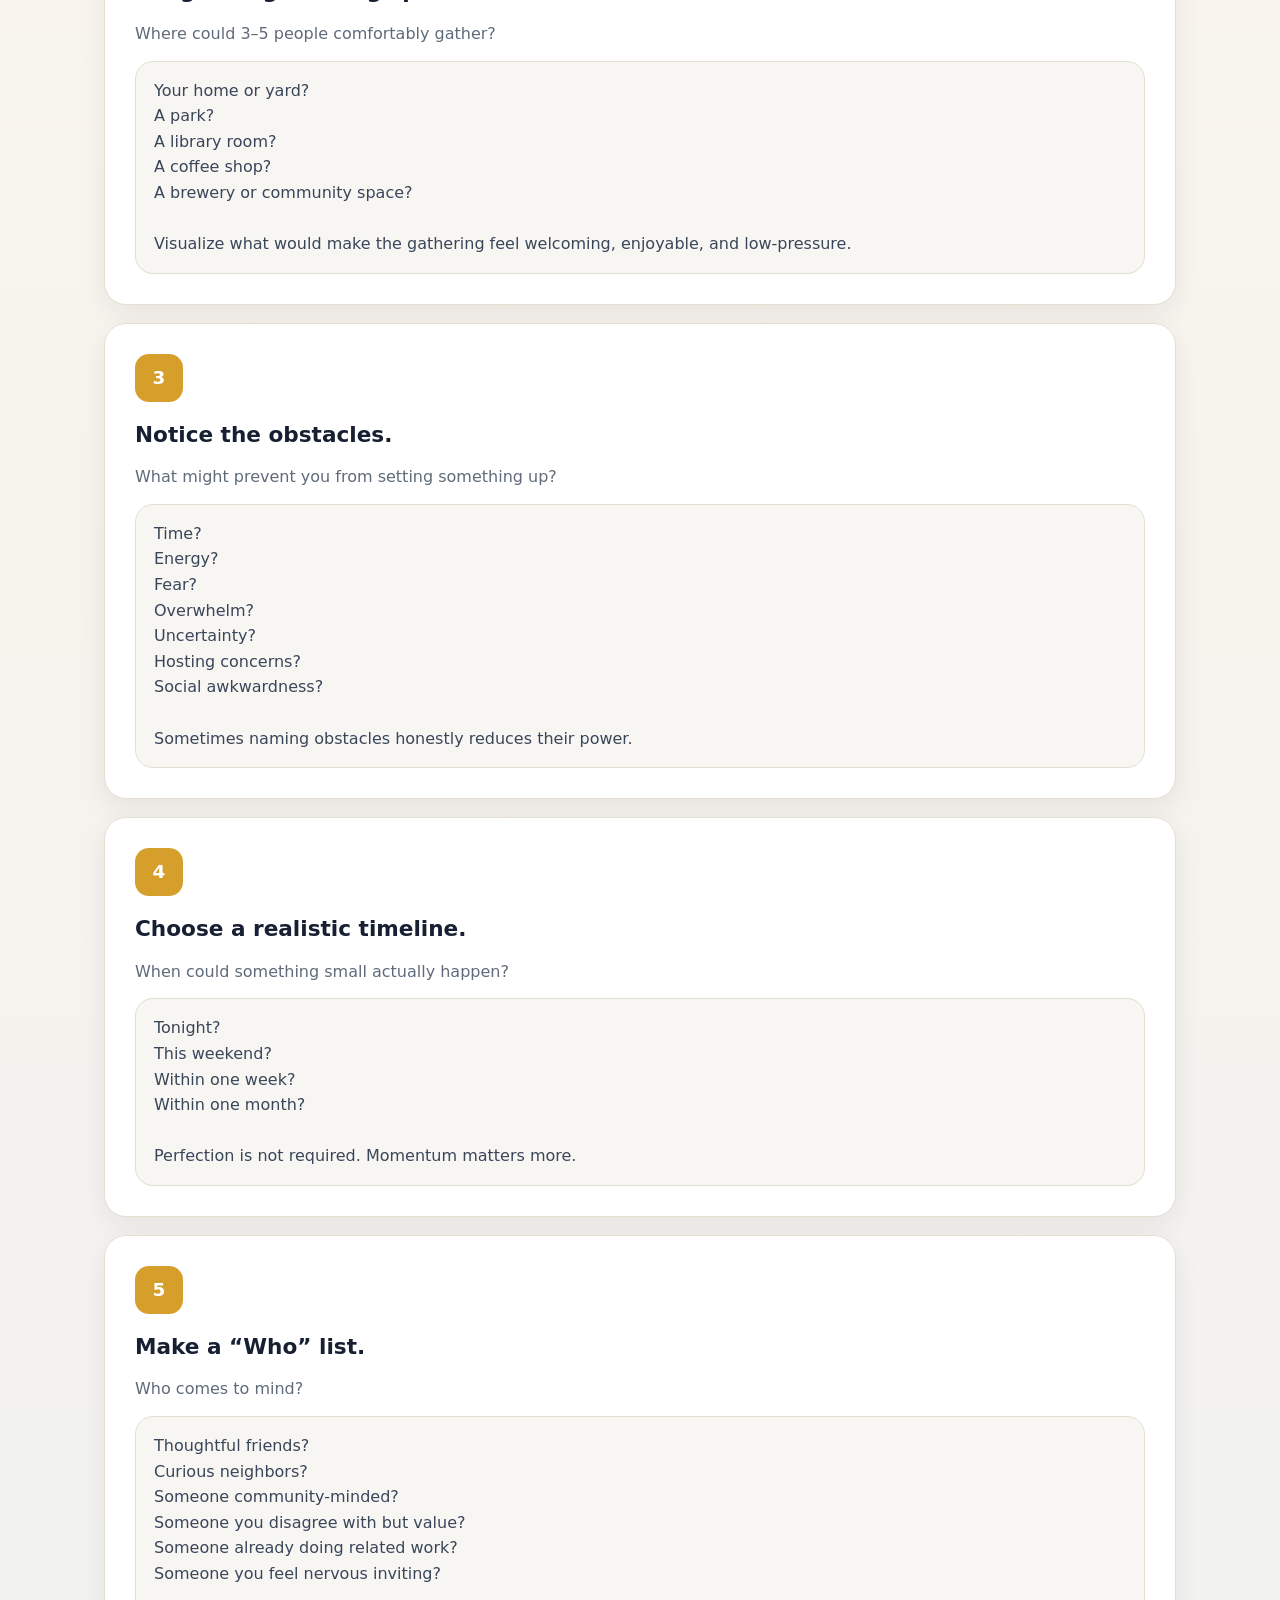
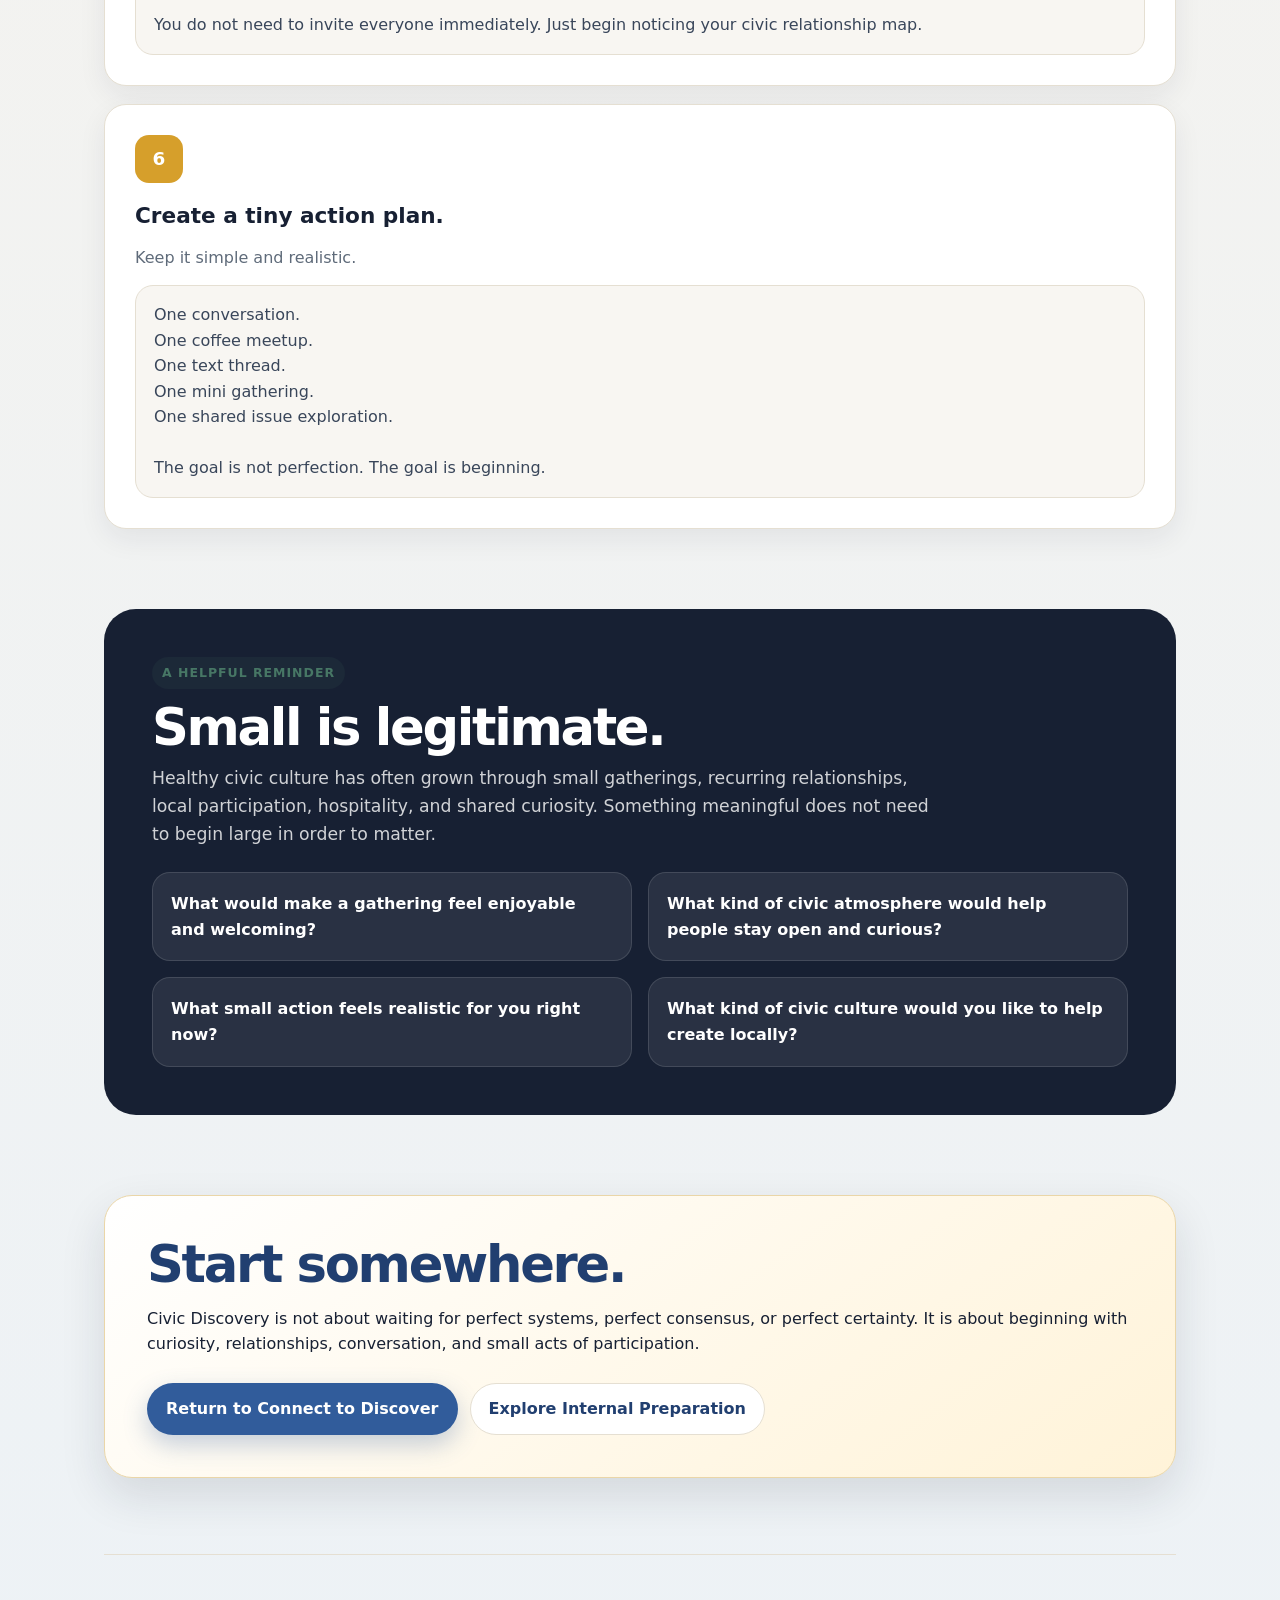
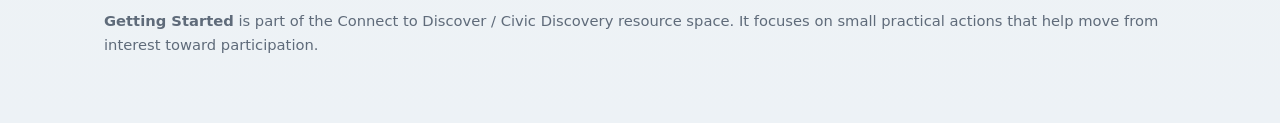
<file: getting-started.html>
<!DOCTYPE html>
<html lang="en">
<head>
  <meta charset="UTF-8" />
  <meta name="viewport" content="width=device-width, initial-scale=1.0" />
  <title>Getting Started | Civic Discovery</title>
  <meta name="description" content="From interest to action: small practical steps for beginning Civic Discovery locally." />
  <style>
    :root {
      --ink: #172033;
      --muted: #5f6b7a;
      --soft: #f6f3ed;
      --paper: #fffaf1;
      --card: #ffffff;
      --line: #e5dfd2;
      --blue: #315c9b;
      --blue-dark: #213f70;
      --gold: #d69f2b;
      --green: #477765;
      --shadow: 0 18px 45px rgba(23, 32, 51, 0.12);
      --radius: 22px;
    }

    * { box-sizing: border-box; }

    body {
      margin: 0;
      font-family: Inter, ui-sans-serif, system-ui, -apple-system, BlinkMacSystemFont, "Segoe UI", sans-serif;
      color: var(--ink);
      background: linear-gradient(180deg, #fffaf1 0%, #f6f3ed 45%, #edf2f6 100%);
      line-height: 1.6;
    }

    a { color: inherit; }

    .site-shell {
      max-width: 1120px;
      margin: 0 auto;
      padding: 24px;
    }

    .topbar {
      display: flex;
      align-items: center;
      justify-content: space-between;
      gap: 18px;
      padding: 16px 0 28px;
    }

    .brand {
      display: flex;
      flex-direction: column;
      gap: 2px;
      text-decoration: none;
    }

    .brand strong {
      font-size: 1rem;
      letter-spacing: 0.08em;
      text-transform: uppercase;
      color: var(--blue-dark);
    }

    .brand span {
      color: var(--muted);
      font-size: 0.92rem;
    }

    nav {
      display: flex;
      flex-wrap: wrap;
      justify-content: flex-end;
      gap: 10px;
      font-size: 0.92rem;
    }

    nav a {
      text-decoration: none;
      color: var(--muted);
      padding: 8px 10px;
      border-radius: 999px;
    }

    nav a:hover {
      color: var(--blue-dark);
      background: rgba(49, 92, 155, 0.08);
    }

    .hero {
      background: rgba(255,255,255,0.82);
      border: 1px solid rgba(229,223,210,0.9);
      border-radius: 32px;
      padding: clamp(30px, 5vw, 58px);
      box-shadow: var(--shadow);
      margin: 24px 0 50px;
    }

    .eyebrow {
      display: inline-block;
      font-size: 0.78rem;
      font-weight: 850;
      text-transform: uppercase;
      letter-spacing: 0.1em;
      color: var(--green);
      background: rgba(71, 119, 101, 0.1);
      padding: 7px 11px;
      border-radius: 999px;
      margin-bottom: 18px;
    }

    h1 {
      font-size: clamp(2.5rem, 6vw, 5.2rem);
      line-height: 0.96;
      margin: 0 0 18px;
      letter-spacing: -0.06em;
      color: var(--blue-dark);
      max-width: 900px;
    }

    .hero h1 span {
      color: var(--gold);
      display: block;
    }

    .lede {
      font-size: clamp(1.08rem, 2vw, 1.34rem);
      color: #39465a;
      max-width: 860px;
      margin: 0 0 26px;
    }

    .button-row {
      display: flex;
      flex-wrap: wrap;
      gap: 12px;
      margin-top: 26px;
    }

    .button {
      display: inline-flex;
      align-items: center;
      justify-content: center;
      border-radius: 999px;
      padding: 12px 18px;
      font-weight: 750;
      text-decoration: none;
      border: 1px solid transparent;
      transition: transform 0.16s ease, box-shadow 0.16s ease;
    }

    .button:hover { transform: translateY(-1px); }

    .button.primary {
      background: var(--blue);
      color: white;
      box-shadow: 0 10px 24px rgba(49, 92, 155, 0.28);
    }

    .button.secondary {
      background: white;
      border-color: var(--line);
      color: var(--blue-dark);
    }

    section {
      padding: 40px 0;
    }

    .section-heading {
      max-width: 780px;
      margin-bottom: 24px;
    }

    .tag {
      display: inline-block;
      font-size: 0.78rem;
      font-weight: 750;
      text-transform: uppercase;
      letter-spacing: 0.08em;
      color: var(--green);
      background: rgba(71, 119, 101, 0.1);
      padding: 6px 10px;
      border-radius: 999px;
      margin-bottom: 12px;
    }

    h2 {
      font-size: clamp(1.9rem, 4vw, 3.2rem);
      line-height: 1.02;
      letter-spacing: -0.045em;
      margin: 0 0 12px;
      color: var(--blue-dark);
    }

    .section-heading p {
      font-size: 1.08rem;
      color: var(--muted);
      margin: 0;
    }

    .steps {
      display: grid;
      gap: 18px;
    }

    .step {
      background: white;
      border: 1px solid var(--line);
      border-radius: var(--radius);
      padding: clamp(22px, 4vw, 30px);
      box-shadow: 0 10px 28px rgba(23, 32, 51, 0.07);
    }

    .step-number {
      display: inline-grid;
      place-items: center;
      width: 48px;
      height: 48px;
      border-radius: 14px;
      background: var(--gold);
      color: white;
      font-weight: 850;
      font-size: 1.15rem;
      margin-bottom: 16px;
    }

    h3 {
      font-size: 1.35rem;
      margin: 0 0 12px;
      color: var(--ink);
    }

    .step p {
      color: var(--muted);
      margin: 0 0 14px;
    }

    .mini-box {
      background: rgba(246,243,237,0.72);
      border: 1px solid var(--line);
      border-radius: 18px;
      padding: 16px 18px;
      margin-top: 14px;
      color: #39465a;
    }

    .mini-box strong {
      color: var(--blue-dark);
    }

    .feature-band {
      background: var(--ink);
      color: white;
      border-radius: 32px;
      padding: clamp(28px, 5vw, 48px);
      margin: 40px 0;
    }

    .feature-band h2 {
      color: white;
    }

    .feature-band p {
      color: rgba(255,255,255,0.8);
      max-width: 860px;
    }

    .prompt-grid {
      display: grid;
      grid-template-columns: repeat(2, minmax(0,1fr));
      gap: 16px;
      margin-top: 22px;
    }

    .prompt {
      background: rgba(255,255,255,0.08);
      border: 1px solid rgba(255,255,255,0.12);
      border-radius: 18px;
      padding: 18px;
      color: white;
      font-weight: 650;
    }

    .closing {
      background: linear-gradient(145deg, #ffffff, #fff3d8);
      border: 1px solid #ead6a8;
      border-radius: 28px;
      padding: clamp(24px, 5vw, 42px);
      box-shadow: var(--shadow);
    }

    footer {
      padding: 40px 0 28px;
      color: var(--muted);
      border-top: 1px solid var(--line);
      margin-top: 36px;
      font-size: 0.92rem;
    }

    @media (max-width: 820px) {
      .prompt-grid {
        grid-template-columns: 1fr;
      }

      .topbar {
        flex-direction: column;
        align-items: flex-start;
      }

      nav {
        justify-content: flex-start;
      }
    }

    @media (max-width: 560px) {
      .site-shell {
        padding: 18px;
      }

      .hero,
      .feature-band,
      .closing {
        border-radius: 24px;
      }
    }
  </style>
</head>
<body>
  <div class="site-shell">
    <header class="topbar">
      <a class="brand" href="connecttodiscover.html" aria-label="Back to Connect to Discover main page">
        <strong>Connect to Discover</strong>
        <span>A Civic Discovery project</span>
      </a>

      <nav aria-label="Page navigation">
        <a href="connecttodiscover.html">Main Page</a>
        <a href="#steps">Quick Start</a>
        <a href="#obstacles">Obstacles</a>
        <a href="#action">Action Plan</a>
      </nav>
    </header>

    <main>
      <section class="hero">
        <span class="eyebrow">Getting Started</span>
        <h1>From Interest <span>To Action</span></h1>
        <p class="lede">Civic Discovery does not begin with large organizations or perfect plans. It can begin with one conversation, one invitation, one shared question, one small gathering, or one moment of curiosity.</p>
        <p>You do not need to do everything at once. You only need to begin somewhere.</p>

        <div class="button-row">
          <a class="button primary" href="#steps">Start Small</a>
          <a class="button secondary" href="connecttodiscover.html">Back to Connect to Discover</a>
        </div>
      </section>

      <section id="steps">
        <div class="section-heading">
          <span class="tag">Quick Start Guide</span>
          <h2>What can I actually do now?</h2>
          <p>These are intentionally small steps. Civic Discovery grows through local relationships, recurring participation, and small acts of initiative.</p>
        </div>

        <div class="steps">
          <article class="step">
            <div class="step-number">1</div>
            <h3>Reach out to one person.</h3>
            <p>Text, call, or message someone you trust, value, enjoy talking with, or feel curious about reconnecting with.</p>
            <div class="mini-box">
              <strong>Possible message:</strong><br><br>
              “I came across an interesting idea about civic discovery and healthier civic connection. Want to talk about it sometime?”
            </div>
            <div class="mini-box">
              <strong>If now isn’t the right moment:</strong><br><br>
              Try setting a soft deadline or future check-in. “No worries — let’s make sure we reconnect sometime before next Saturday.”
            </div>
          </article>

          <article class="step">
            <div class="step-number">2</div>
            <h3>Imagine a gathering space.</h3>
            <p>Where could 3–5 people comfortably gather?</p>
            <div class="mini-box">
              Your home or yard?<br>
              A park?<br>
              A library room?<br>
              A coffee shop?<br>
              A brewery or community space?<br><br>
              Visualize what would make the gathering feel welcoming, enjoyable, and low-pressure.
            </div>
          </article>

          <article class="step" id="obstacles">
            <div class="step-number">3</div>
            <h3>Notice the obstacles.</h3>
            <p>What might prevent you from setting something up?</p>
            <div class="mini-box">
              Time?<br>
              Energy?<br>
              Fear?<br>
              Overwhelm?<br>
              Uncertainty?<br>
              Hosting concerns?<br>
              Social awkwardness?<br><br>
              Sometimes naming obstacles honestly reduces their power.
            </div>
          </article>

          <article class="step">
            <div class="step-number">4</div>
            <h3>Choose a realistic timeline.</h3>
            <p>When could something small actually happen?</p>
            <div class="mini-box">
              Tonight?<br>
              This weekend?<br>
              Within one week?<br>
              Within one month?<br><br>
              Perfection is not required. Momentum matters more.
            </div>
          </article>

          <article class="step">
            <div class="step-number">5</div>
            <h3>Make a “Who” list.</h3>
            <p>Who comes to mind?</p>
            <div class="mini-box">
              Thoughtful friends?<br>
              Curious neighbors?<br>
              Someone community-minded?<br>
              Someone you disagree with but value?<br>
              Someone already doing related work?<br>
              Someone you feel nervous inviting?<br><br>
              You do not need to invite everyone immediately. Just begin noticing your civic relationship map.
            </div>
          </article>

          <article class="step" id="action">
            <div class="step-number">6</div>
            <h3>Create a tiny action plan.</h3>
            <p>Keep it simple and realistic.</p>
            <div class="mini-box">
              One conversation.<br>
              One coffee meetup.<br>
              One text thread.<br>
              One mini gathering.<br>
              One shared issue exploration.<br><br>
              The goal is not perfection. The goal is beginning.
            </div>
          </article>
        </div>
      </section>

      <section class="feature-band">
        <div class="section-heading">
          <span class="tag">A Helpful Reminder</span>
          <h2>Small is legitimate.</h2>
          <p>Healthy civic culture has often grown through small gatherings, recurring relationships, local participation, hospitality, and shared curiosity. Something meaningful does not need to begin large in order to matter.</p>
        </div>

        <div class="prompt-grid">
          <div class="prompt">What would make a gathering feel enjoyable and welcoming?</div>
          <div class="prompt">What kind of civic atmosphere would help people stay open and curious?</div>
          <div class="prompt">What small action feels realistic for you right now?</div>
          <div class="prompt">What kind of civic culture would you like to help create locally?</div>
        </div>
      </section>

      <section>
        <div class="closing">
          <h2>Start somewhere.</h2>
          <p>Civic Discovery is not about waiting for perfect systems, perfect consensus, or perfect certainty. It is about beginning with curiosity, relationships, conversation, and small acts of participation.</p>

          <div class="button-row">
            <a class="button primary" href="connecttodiscover.html">Return to Connect to Discover</a>
            <a class="button secondary" href="internal-work.html">Explore Internal Preparation</a>
          </div>
        </div>
      </section>
    </main>

    <footer>
      <p><strong>Getting Started</strong> is part of the Connect to Discover / Civic Discovery resource space. It focuses on small practical actions that help move from interest toward participation.</p>
    </footer>
  </div>
</body>
</html>
</file>
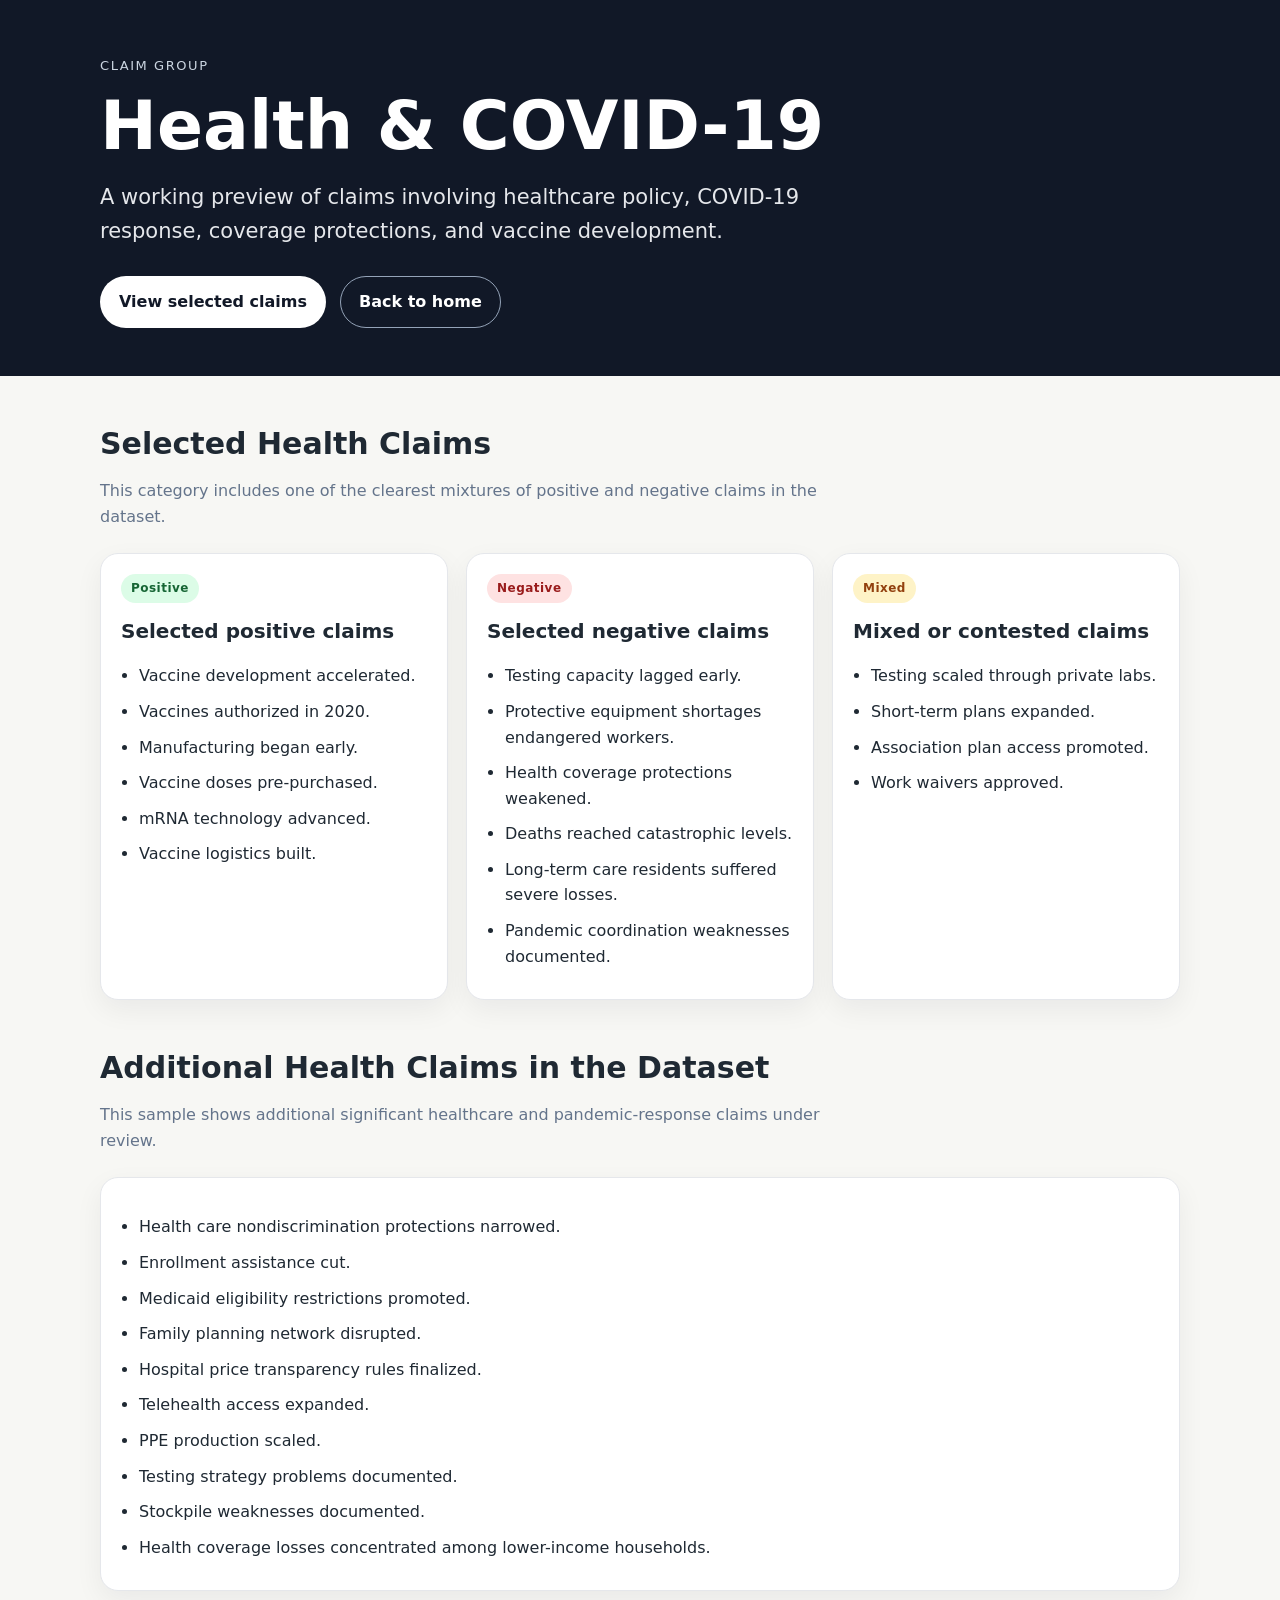
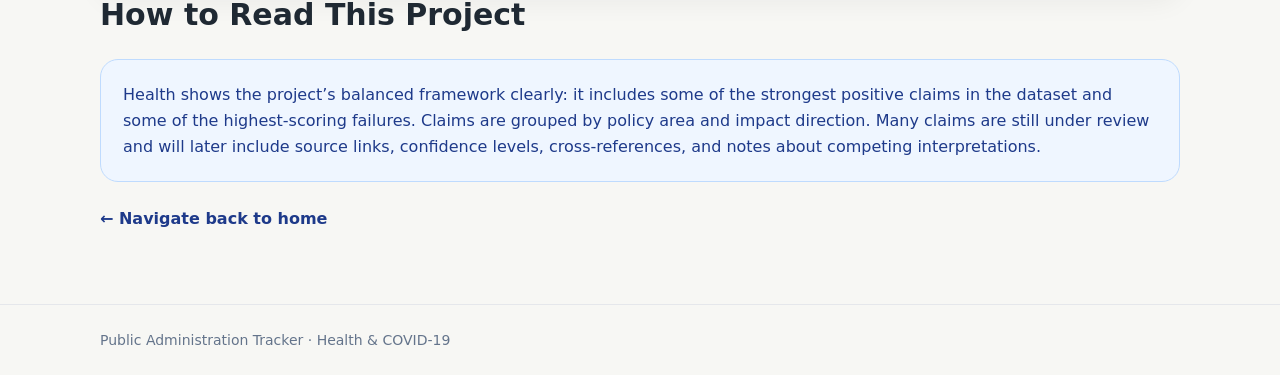
<file: health.html>
<!DOCTYPE html>
<html lang="en">
<head>
  <meta charset="UTF-8" />
  <meta name="viewport" content="width=device-width, initial-scale=1.0" />
  <title>Health &amp; COVID-19 | Public Administration Tracker</title>
  <link rel="stylesheet" href="style.css" />
</head>
<body>
  <header>
    <div class="wrap">
      <div class="eyebrow">Claim Group</div>
      <h1>Health &amp; COVID-19</h1>
      <p class="hero-text">A working preview of claims involving healthcare policy, COVID-19 response, coverage protections, and vaccine development.</p>
      <div class="buttons">
        <a class="button primary" href="#claims">View selected claims</a>
        <a class="button secondary" href="index.html">Back to home</a>
      </div>
    </div>
  </header>

  <main>
    <div class="wrap">
      <section id="claims">
        <h2 class="section-title">Selected Health Claims</h2>
        <p class="section-subtitle">This category includes one of the clearest mixtures of positive and negative claims in the dataset.</p>

        <div class="claim-columns">
          <div class="card claim-card">
            <span class="badge positive">Positive</span>
            <h3>Selected positive claims</h3>
            <ul>
              <li>Vaccine development accelerated.</li>
              <li>Vaccines authorized in 2020.</li>
              <li>Manufacturing began early.</li>
              <li>Vaccine doses pre-purchased.</li>
              <li>mRNA technology advanced.</li>
              <li>Vaccine logistics built.</li>
            </ul>
          </div>

          <div class="card claim-card">
            <span class="badge negative">Negative</span>
            <h3>Selected negative claims</h3>
            <ul>
              <li>Testing capacity lagged early.</li>
              <li>Protective equipment shortages endangered workers.</li>
              <li>Health coverage protections weakened.</li>
              <li>Deaths reached catastrophic levels.</li>
              <li>Long-term care residents suffered severe losses.</li>
              <li>Pandemic coordination weaknesses documented.</li>
            </ul>
          </div>

          <div class="card claim-card">
            <span class="badge mixed">Mixed</span>
            <h3>Mixed or contested claims</h3>
            <ul>
              <li>Testing scaled through private labs.</li>
              <li>Short-term plans expanded.</li>
              <li>Association plan access promoted.</li>
              <li>Work waivers approved.</li>
            </ul>
          </div>
        </div>
      </section>

      <section>
        <h2 class="section-title">Additional Health Claims in the Dataset</h2>
        <p class="section-subtitle">This sample shows additional significant healthcare and pandemic-response claims under review.</p>

        <div class="card list-card">
          <ul>
              <li>Health care nondiscrimination protections narrowed.</li>
              <li>Enrollment assistance cut.</li>
              <li>Medicaid eligibility restrictions promoted.</li>
              <li>Family planning network disrupted.</li>
              <li>Hospital price transparency rules finalized.</li>
              <li>Telehealth access expanded.</li>
              <li>PPE production scaled.</li>
              <li>Testing strategy problems documented.</li>
              <li>Stockpile weaknesses documented.</li>
              <li>Health coverage losses concentrated among lower-income households.</li>
          </ul>
        </div>
      </section>

      <section>
        <h2 class="section-title">How to Read This Project</h2>
        <div class="note">
          Health shows the project’s balanced framework clearly: it includes some of the strongest positive claims in the dataset and some of the highest-scoring failures. Claims are grouped by policy area and impact direction. Many claims are still under review and will later include source links, confidence levels, cross-references, and notes about competing interpretations.
        </div>

        <a class="back-link" href="index.html">← Navigate back to home</a>
      </section>
    </div>
  </main>

  <footer>
    <div class="wrap">Public Administration Tracker · Health &amp; COVID-19</div>
  </footer>
</body>
</html>
</file>
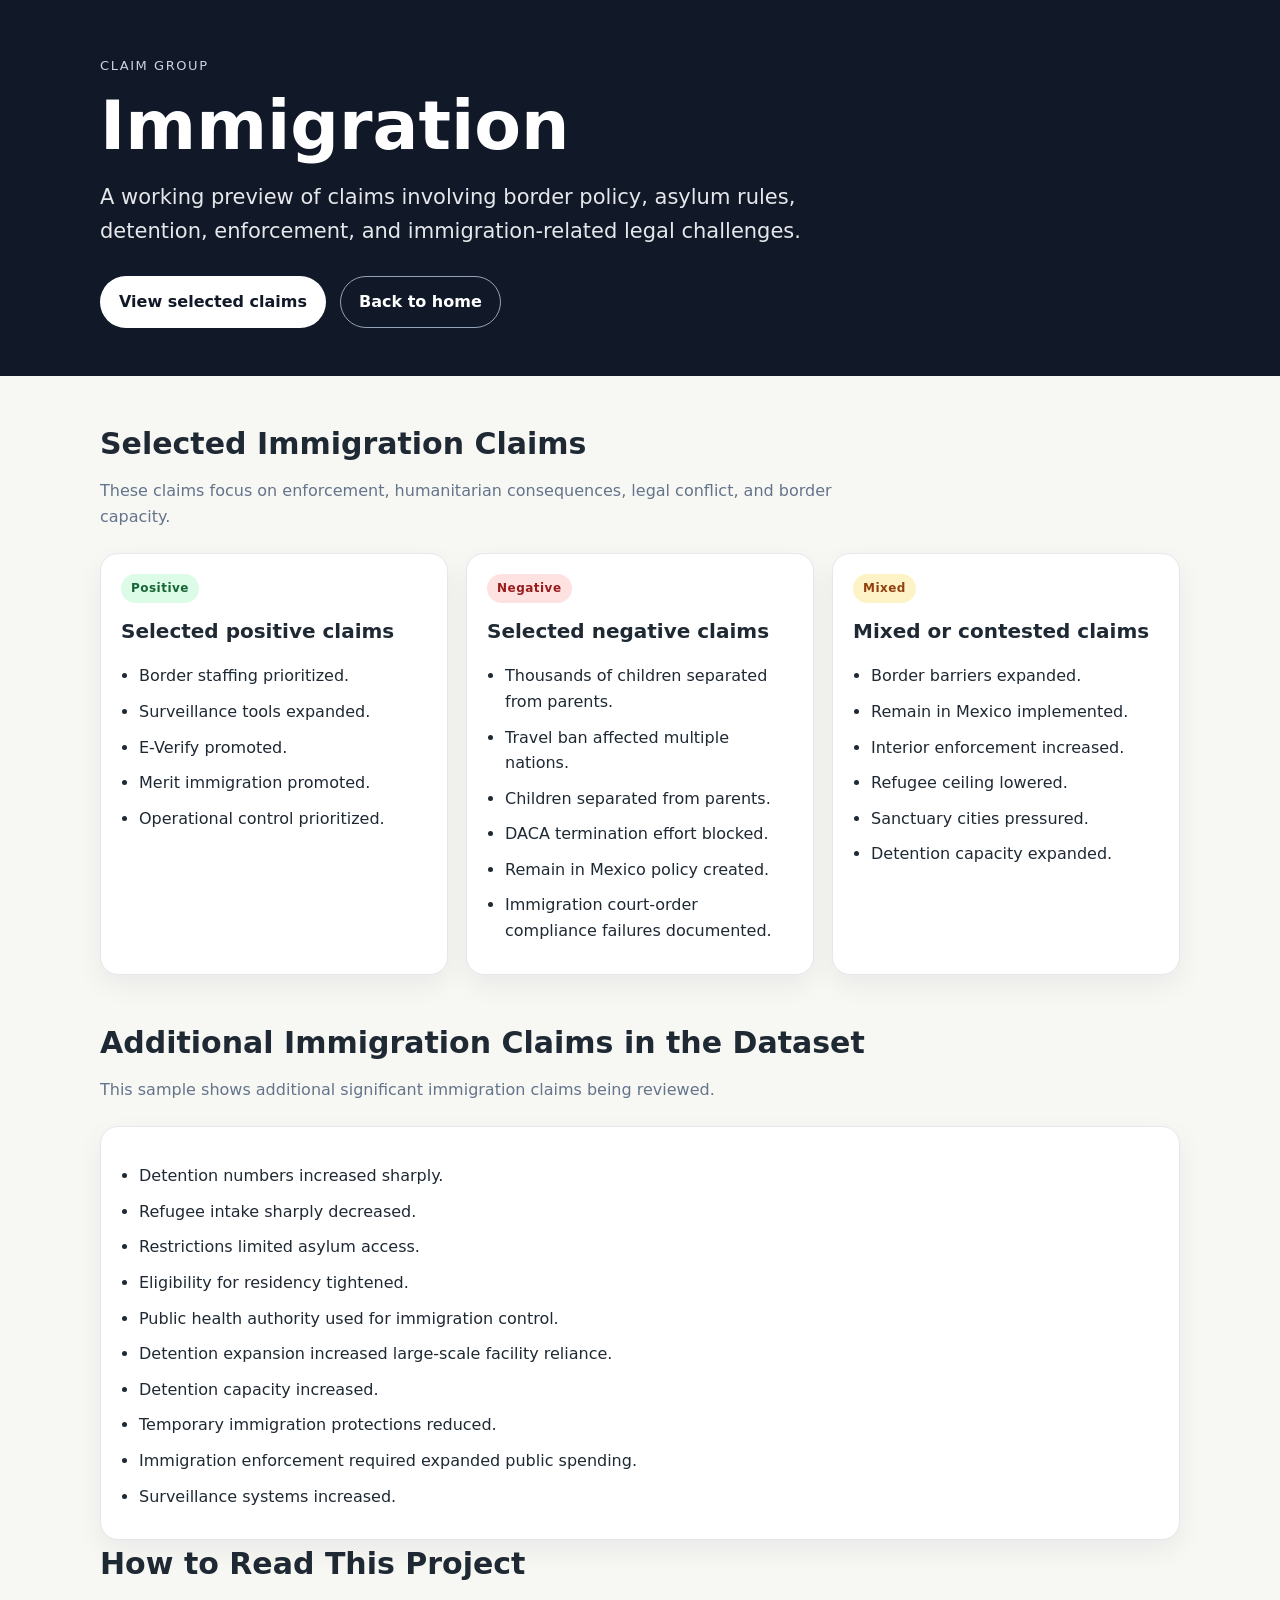
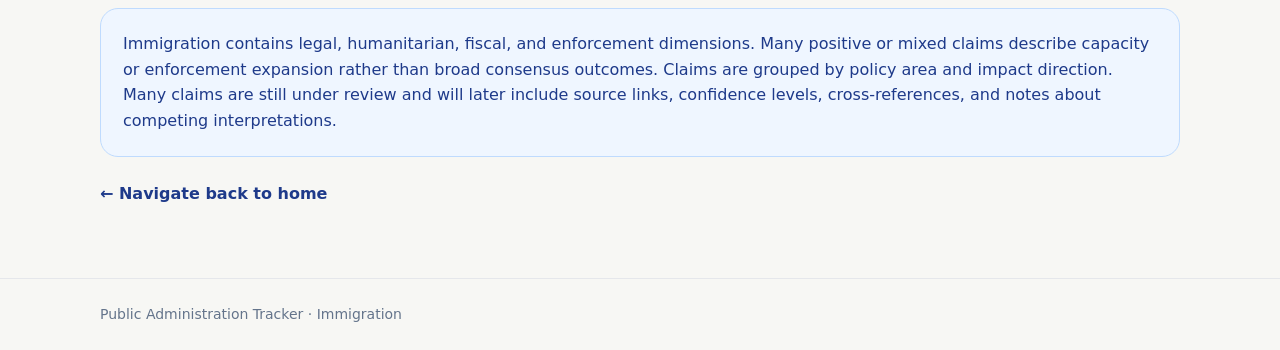
<file: immigration.html>
<!DOCTYPE html>
<html lang="en">
<head>
  <meta charset="UTF-8" />
  <meta name="viewport" content="width=device-width, initial-scale=1.0" />
  <title>Immigration | Public Administration Tracker</title>
  <link rel="stylesheet" href="style.css" />
</head>
<body>
  <header>
    <div class="wrap">
      <div class="eyebrow">Claim Group</div>
      <h1>Immigration</h1>
      <p class="hero-text">A working preview of claims involving border policy, asylum rules, detention, enforcement, and immigration-related legal challenges.</p>
      <div class="buttons">
        <a class="button primary" href="#claims">View selected claims</a>
        <a class="button secondary" href="index.html">Back to home</a>
      </div>
    </div>
  </header>

  <main>
    <div class="wrap">
      <section id="claims">
        <h2 class="section-title">Selected Immigration Claims</h2>
        <p class="section-subtitle">These claims focus on enforcement, humanitarian consequences, legal conflict, and border capacity.</p>

        <div class="claim-columns">
          <div class="card claim-card">
            <span class="badge positive">Positive</span>
            <h3>Selected positive claims</h3>
            <ul>
              <li>Border staffing prioritized.</li>
              <li>Surveillance tools expanded.</li>
              <li>E-Verify promoted.</li>
              <li>Merit immigration promoted.</li>
              <li>Operational control prioritized.</li>
            </ul>
          </div>

          <div class="card claim-card">
            <span class="badge negative">Negative</span>
            <h3>Selected negative claims</h3>
            <ul>
              <li>Thousands of children separated from parents.</li>
              <li>Travel ban affected multiple nations.</li>
              <li>Children separated from parents.</li>
              <li>DACA termination effort blocked.</li>
              <li>Remain in Mexico policy created.</li>
              <li>Immigration court-order compliance failures documented.</li>
            </ul>
          </div>

          <div class="card claim-card">
            <span class="badge mixed">Mixed</span>
            <h3>Mixed or contested claims</h3>
            <ul>
              <li>Border barriers expanded.</li>
              <li>Remain in Mexico implemented.</li>
              <li>Interior enforcement increased.</li>
              <li>Refugee ceiling lowered.</li>
              <li>Sanctuary cities pressured.</li>
              <li>Detention capacity expanded.</li>
            </ul>
          </div>
        </div>
      </section>

      <section>
        <h2 class="section-title">Additional Immigration Claims in the Dataset</h2>
        <p class="section-subtitle">This sample shows additional significant immigration claims being reviewed.</p>

        <div class="card list-card">
          <ul>
              <li>Detention numbers increased sharply.</li>
              <li>Refugee intake sharply decreased.</li>
              <li>Restrictions limited asylum access.</li>
              <li>Eligibility for residency tightened.</li>
              <li>Public health authority used for immigration control.</li>
              <li>Detention expansion increased large-scale facility reliance.</li>
              <li>Detention capacity increased.</li>
              <li>Temporary immigration protections reduced.</li>
              <li>Immigration enforcement required expanded public spending.</li>
              <li>Surveillance systems increased.</li>
          </ul>
        </div>
      </section>

      <section>
        <h2 class="section-title">How to Read This Project</h2>
        <div class="note">
          Immigration contains legal, humanitarian, fiscal, and enforcement dimensions. Many positive or mixed claims describe capacity or enforcement expansion rather than broad consensus outcomes. Claims are grouped by policy area and impact direction. Many claims are still under review and will later include source links, confidence levels, cross-references, and notes about competing interpretations.
        </div>

        <a class="back-link" href="index.html">← Navigate back to home</a>
      </section>
    </div>
  </main>

  <footer>
    <div class="wrap">Public Administration Tracker · Immigration</div>
  </footer>
</body>
</html>
</file>
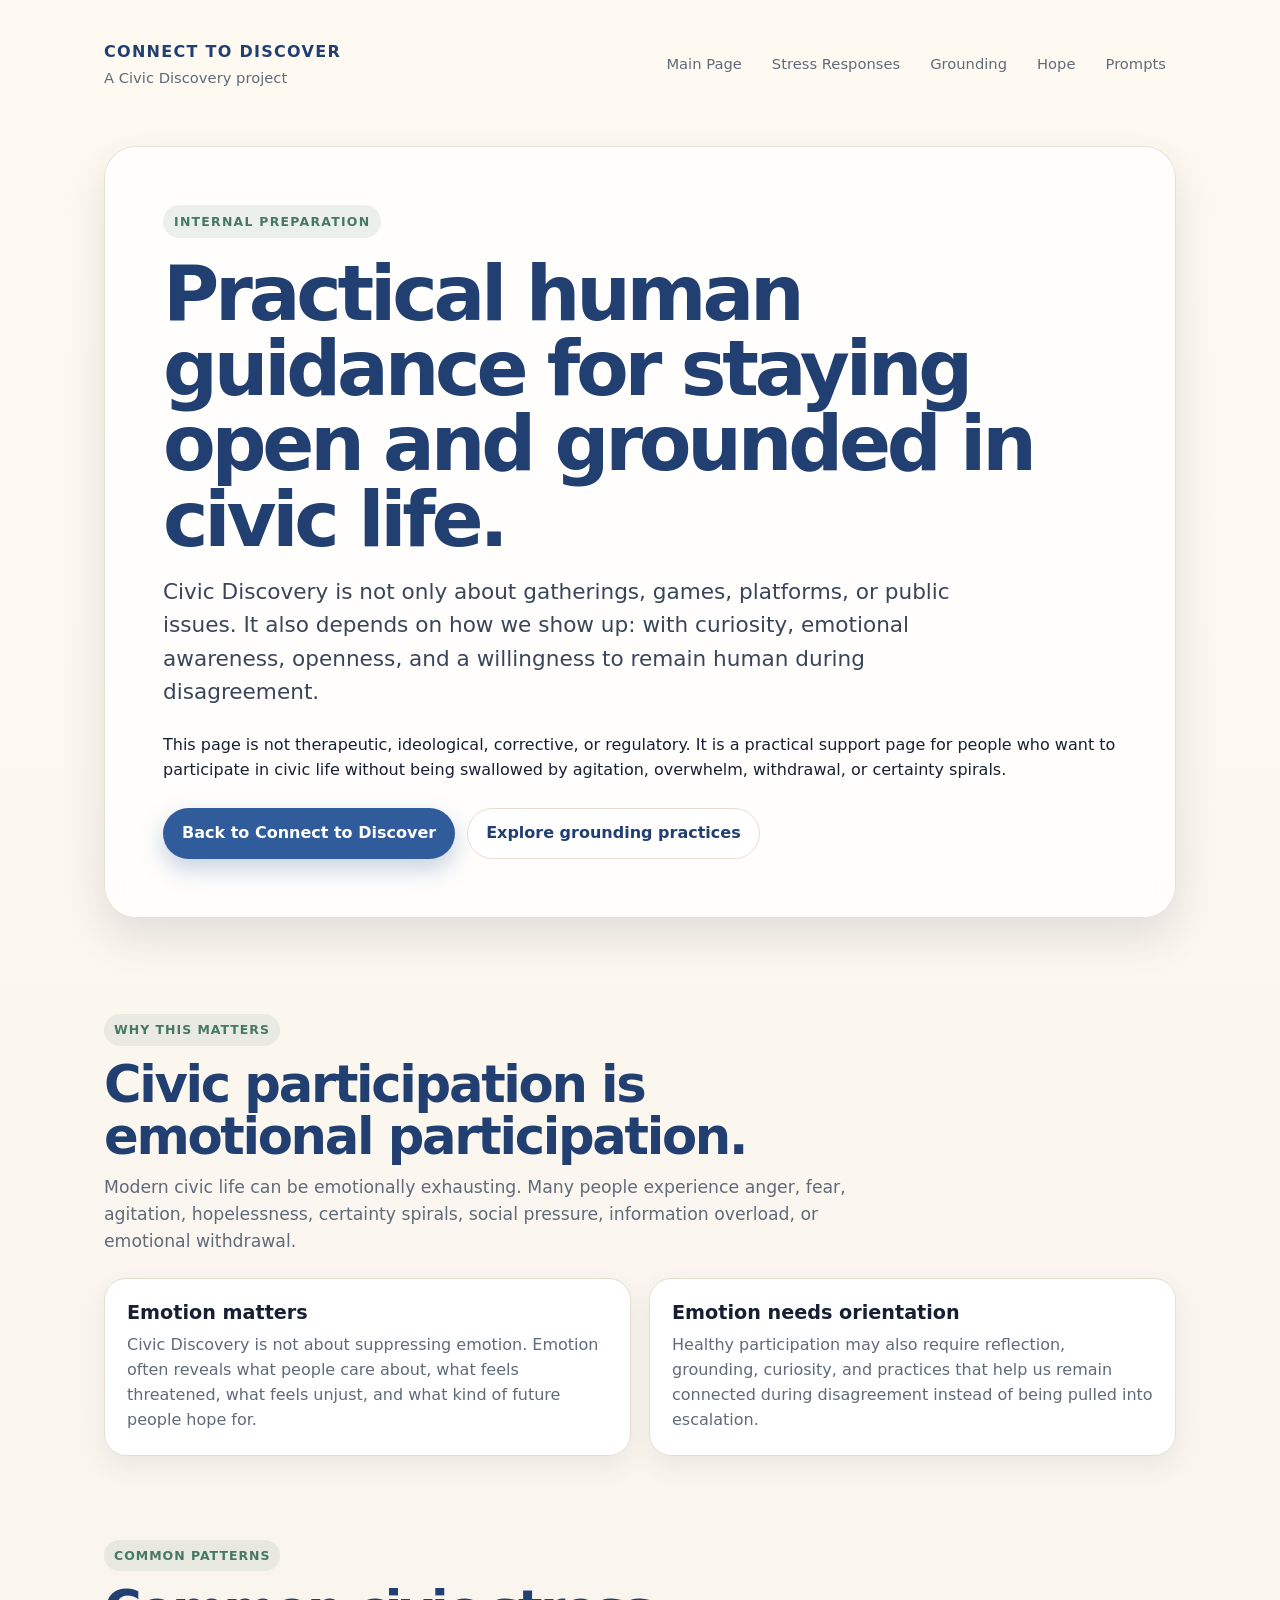
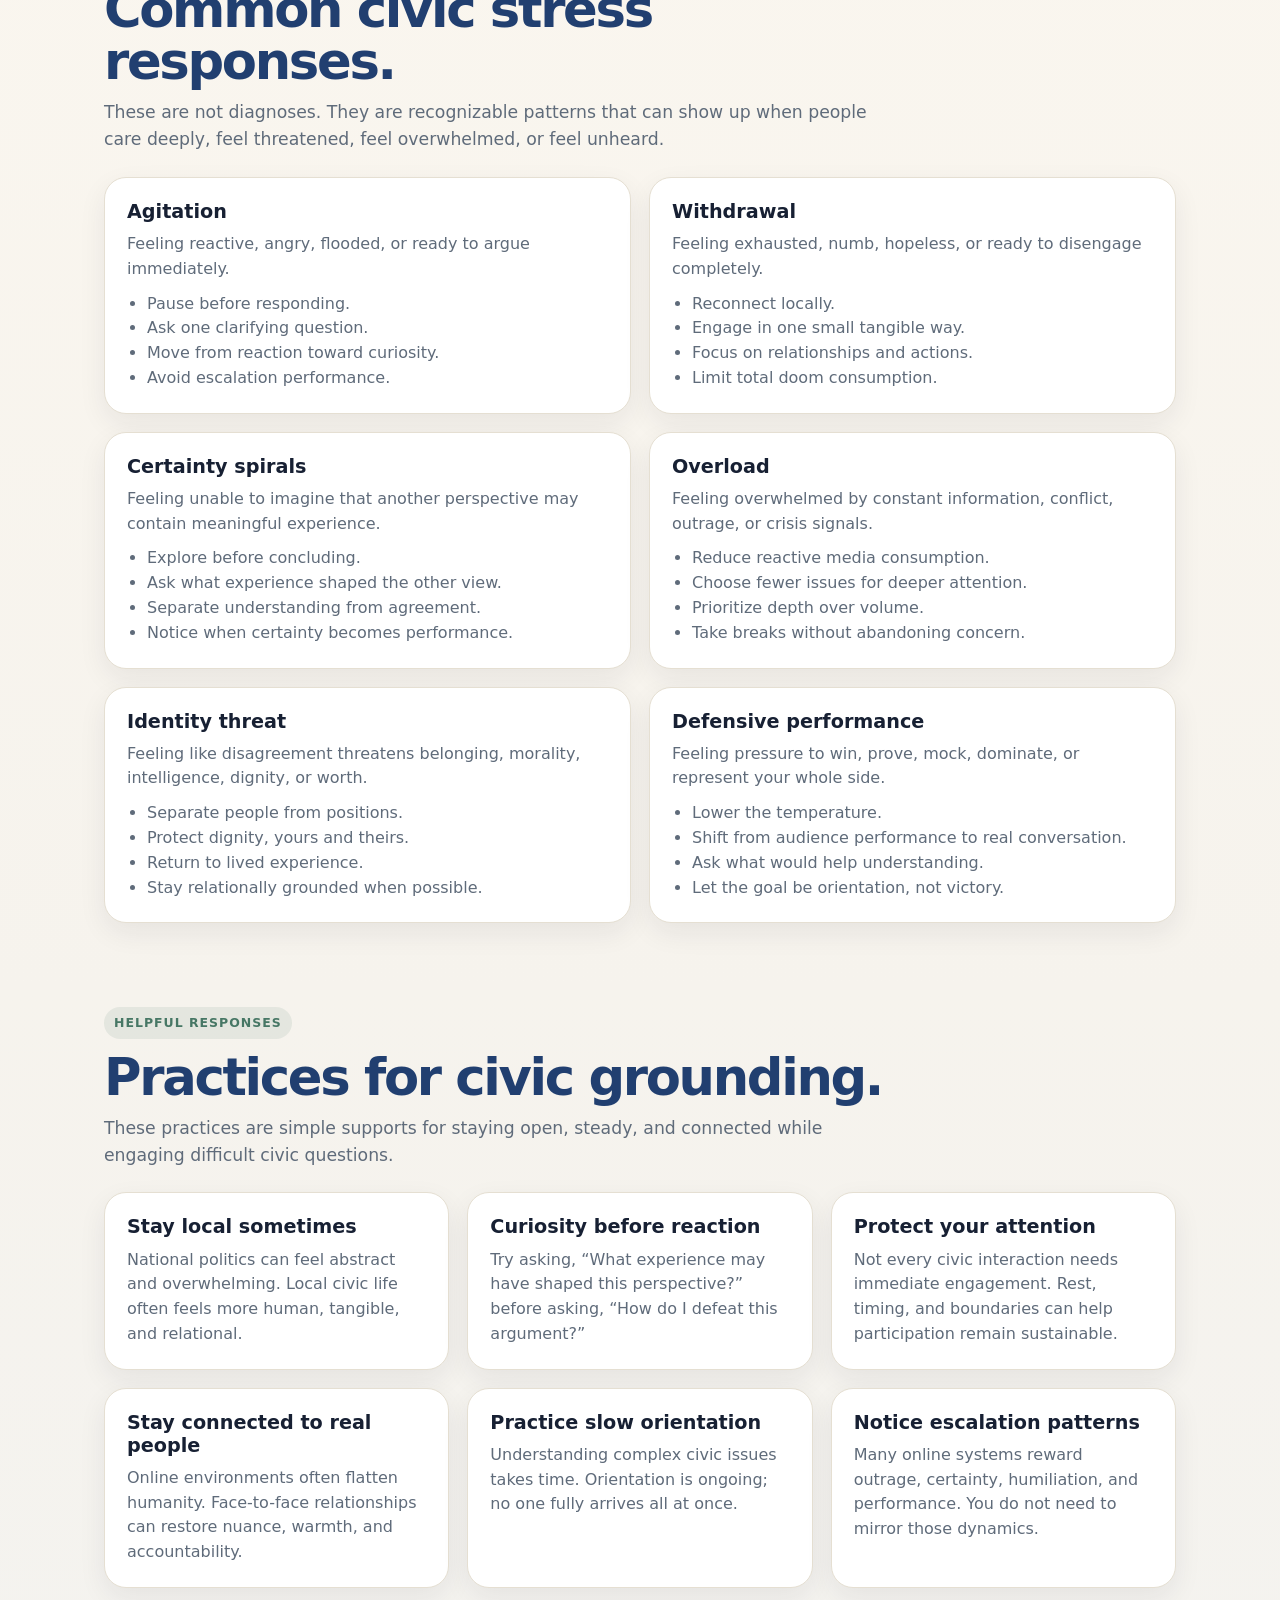
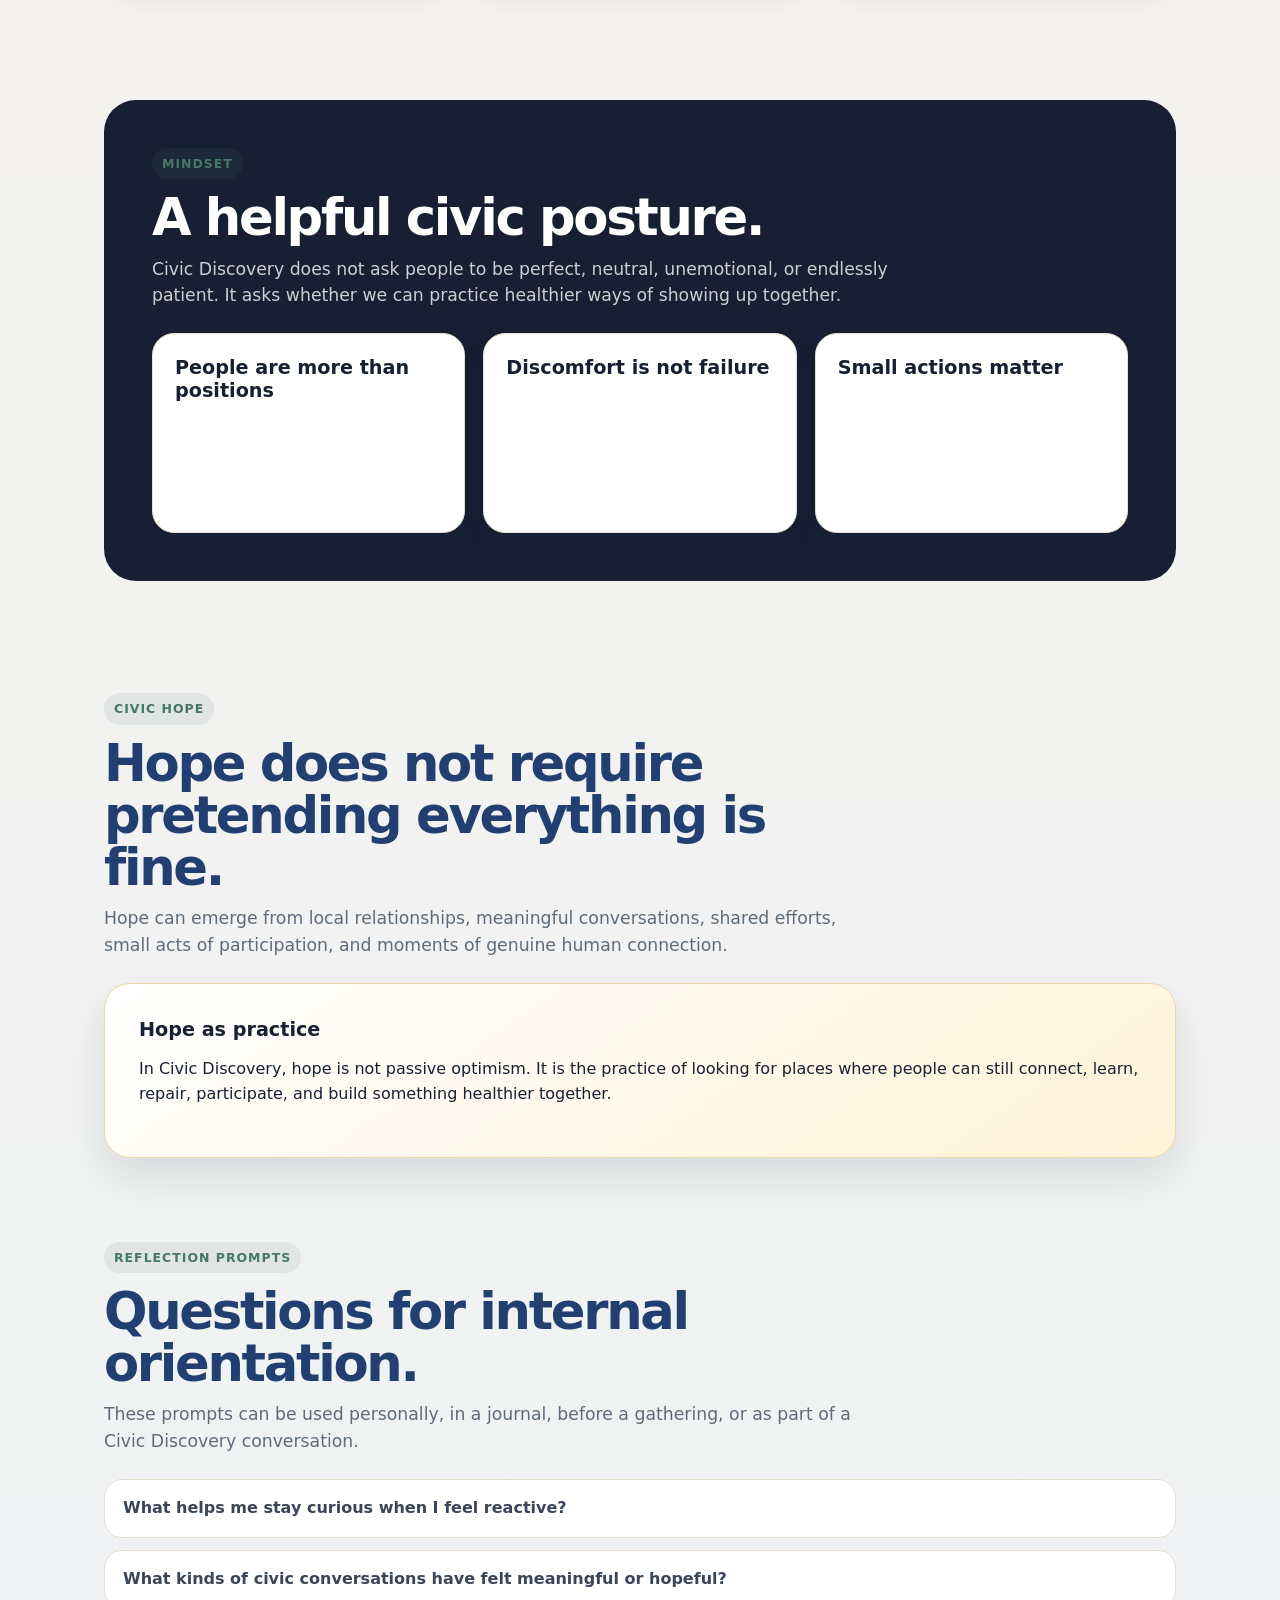
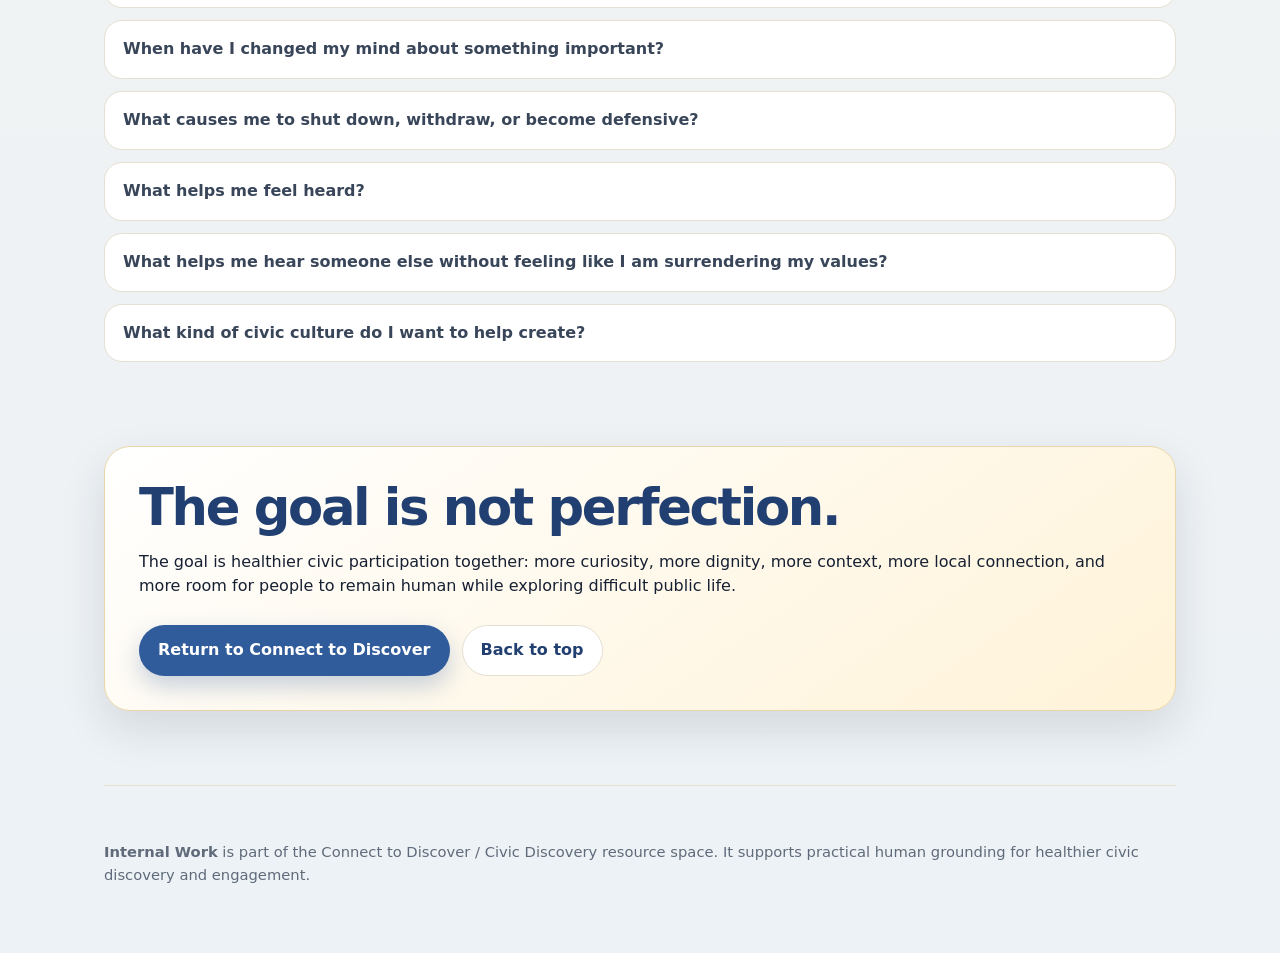
<file: internal-work-civic-discovery.html>
<!DOCTYPE html>
<html lang="en">
<head>
  <meta charset="UTF-8" />
  <meta name="viewport" content="width=device-width, initial-scale=1.0" />
  <title>Internal Work | Civic Discovery</title>
  <meta name="description" content="Practical human guidance for staying open and grounded in civic life." />
  <style>
    :root {
      --ink: #172033;
      --muted: #5f6b7a;
      --soft: #f6f3ed;
      --paper: #fffaf1;
      --card: #ffffff;
      --line: #e5dfd2;
      --blue: #315c9b;
      --blue-dark: #213f70;
      --gold: #d69f2b;
      --green: #477765;
      --red: #a84e45;
      --purple: #6d5a8d;
      --shadow: 0 18px 45px rgba(23, 32, 51, 0.12);
      --radius: 22px;
    }

    * { box-sizing: border-box; }

    body {
      margin: 0;
      font-family: Inter, ui-sans-serif, system-ui, -apple-system, BlinkMacSystemFont, "Segoe UI", sans-serif;
      color: var(--ink);
      background: linear-gradient(180deg, #fffaf1 0%, #f6f3ed 45%, #edf2f6 100%);
      line-height: 1.55;
    }

    a { color: inherit; }

    .site-shell {
      max-width: 1120px;
      margin: 0 auto;
      padding: 24px;
    }

    .topbar {
      display: flex;
      align-items: center;
      justify-content: space-between;
      gap: 18px;
      padding: 16px 0 28px;
    }

    .brand {
      display: flex;
      flex-direction: column;
      gap: 2px;
      text-decoration: none;
    }

    .brand strong {
      font-size: 1rem;
      letter-spacing: 0.08em;
      text-transform: uppercase;
      color: var(--blue-dark);
    }

    .brand span {
      color: var(--muted);
      font-size: 0.92rem;
    }

    nav {
      display: flex;
      flex-wrap: wrap;
      justify-content: flex-end;
      gap: 10px;
      font-size: 0.92rem;
    }

    nav a {
      text-decoration: none;
      color: var(--muted);
      padding: 8px 10px;
      border-radius: 999px;
    }

    nav a:hover {
      color: var(--blue-dark);
      background: rgba(49, 92, 155, 0.08);
    }

    .hero {
      background: rgba(255, 255, 255, 0.78);
      border: 1px solid rgba(229, 223, 210, 0.9);
      border-radius: 32px;
      padding: clamp(30px, 5vw, 58px);
      box-shadow: var(--shadow);
      backdrop-filter: blur(8px);
      margin: 28px 0 54px;
    }

    .eyebrow {
      display: inline-block;
      font-size: 0.78rem;
      font-weight: 850;
      text-transform: uppercase;
      letter-spacing: 0.1em;
      color: var(--green);
      background: rgba(71, 119, 101, 0.1);
      padding: 7px 11px;
      border-radius: 999px;
      margin-bottom: 18px;
    }

    h1 {
      font-size: clamp(2.2rem, 6vw, 5rem);
      line-height: 0.98;
      margin: 0 0 18px;
      letter-spacing: -0.055em;
      color: var(--blue-dark);
      max-width: 920px;
    }

    .lede {
      font-size: clamp(1.1rem, 2vw, 1.35rem);
      color: #39465a;
      max-width: 840px;
      margin: 0 0 24px;
    }

    .button-row {
      display: flex;
      flex-wrap: wrap;
      gap: 12px;
      margin-top: 26px;
    }

    .button {
      display: inline-flex;
      align-items: center;
      justify-content: center;
      border-radius: 999px;
      padding: 12px 18px;
      font-weight: 750;
      text-decoration: none;
      border: 1px solid transparent;
      transition: transform 0.16s ease, box-shadow 0.16s ease, background 0.16s ease;
    }

    .button:hover { transform: translateY(-1px); }

    .button.primary {
      background: var(--blue);
      color: white;
      box-shadow: 0 10px 24px rgba(49, 92, 155, 0.28);
    }

    .button.secondary {
      background: white;
      border-color: var(--line);
      color: var(--blue-dark);
    }

    section { padding: 42px 0; }

    .section-heading {
      max-width: 780px;
      margin-bottom: 24px;
    }

    h2 {
      font-size: clamp(1.9rem, 4vw, 3.25rem);
      line-height: 1.02;
      letter-spacing: -0.045em;
      margin: 0 0 12px;
      color: var(--blue-dark);
    }

    h3 {
      font-size: 1.2rem;
      line-height: 1.2;
      margin: 0 0 9px;
      color: var(--ink);
    }

    .section-heading p {
      font-size: 1.08rem;
      color: var(--muted);
      margin: 0;
    }

    .grid {
      display: grid;
      grid-template-columns: repeat(3, minmax(0, 1fr));
      gap: 18px;
    }

    .grid.two {
      grid-template-columns: repeat(2, minmax(0, 1fr));
    }

    .card {
      background: var(--card);
      border: 1px solid var(--line);
      border-radius: var(--radius);
      padding: 22px;
      box-shadow: 0 10px 28px rgba(23, 32, 51, 0.07);
    }

    .card p {
      margin: 0;
      color: var(--muted);
    }

    .card ul {
      color: var(--muted);
      margin: 10px 0 0;
      padding-left: 20px;
    }

    .tag {
      display: inline-block;
      font-size: 0.78rem;
      font-weight: 750;
      text-transform: uppercase;
      letter-spacing: 0.08em;
      color: var(--green);
      background: rgba(71, 119, 101, 0.1);
      padding: 6px 10px;
      border-radius: 999px;
      margin-bottom: 12px;
    }

    .feature-band {
      background: var(--ink);
      color: white;
      border-radius: 32px;
      padding: clamp(28px, 5vw, 48px);
      margin: 28px 0;
      overflow: hidden;
      position: relative;
    }

    .feature-band h2 { color: white; }
    .feature-band p { color: rgba(255,255,255,0.78); }

    .callout {
      background: linear-gradient(145deg, #ffffff, #fff3d8);
      border: 1px solid #ead6a8;
      border-radius: 26px;
      padding: clamp(24px, 4vw, 34px);
      box-shadow: var(--shadow);
    }

    .prompt-list {
      display: grid;
      gap: 12px;
    }

    .prompt {
      background: white;
      border: 1px solid var(--line);
      border-radius: 18px;
      padding: 16px 18px;
      color: #39465a;
      font-weight: 650;
    }

    footer {
      padding: 40px 0 28px;
      color: var(--muted);
      border-top: 1px solid var(--line);
      margin-top: 32px;
      font-size: 0.92rem;
    }

    @media (max-width: 880px) {
      .grid,
      .grid.two {
        grid-template-columns: 1fr;
      }

      .topbar {
        align-items: flex-start;
        flex-direction: column;
      }

      nav { justify-content: flex-start; }
    }

    @media (max-width: 560px) {
      .site-shell { padding: 18px; }
      .hero, .feature-band { border-radius: 24px; }
      nav a { padding-left: 0; }
    }
  </style>
</head>
<body>
  <div class="site-shell">
    <header class="topbar">
      <a class="brand" href="connecttodiscover.html" aria-label="Back to Connect to Discover main page">
        <strong>Connect to Discover</strong>
        <span>A Civic Discovery project</span>
      </a>
      <nav aria-label="Page navigation">
        <a href="connecttodiscover.html">Main Page</a>
        <a href="#stress-responses">Stress Responses</a>
        <a href="#grounding">Grounding</a>
        <a href="#hope">Hope</a>
        <a href="#prompts">Prompts</a>
      </nav>
    </header>

    <main id="top">
      <section class="hero" aria-labelledby="hero-title">
        <span class="eyebrow">Internal Preparation</span>
        <h1 id="hero-title">Practical human guidance for staying open and grounded in civic life.</h1>
        <p class="lede">Civic Discovery is not only about gatherings, games, platforms, or public issues. It also depends on how we show up: with curiosity, emotional awareness, openness, and a willingness to remain human during disagreement.</p>
        <p>This page is not therapeutic, ideological, corrective, or regulatory. It is a practical support page for people who want to participate in civic life without being swallowed by agitation, overwhelm, withdrawal, or certainty spirals.</p>
        <div class="button-row">
          <a class="button primary" href="connecttodiscover.html">Back to Connect to Discover</a>
          <a class="button secondary" href="#grounding">Explore grounding practices</a>
        </div>
      </section>

      <section id="why-this-matters">
        <div class="section-heading">
          <span class="tag">Why This Matters</span>
          <h2>Civic participation is emotional participation.</h2>
          <p>Modern civic life can be emotionally exhausting. Many people experience anger, fear, agitation, hopelessness, certainty spirals, social pressure, information overload, or emotional withdrawal.</p>
        </div>
        <div class="grid two">
          <article class="card">
            <h3>Emotion matters</h3>
            <p>Civic Discovery is not about suppressing emotion. Emotion often reveals what people care about, what feels threatened, what feels unjust, and what kind of future people hope for.</p>
          </article>
          <article class="card">
            <h3>Emotion needs orientation</h3>
            <p>Healthy participation may also require reflection, grounding, curiosity, and practices that help us remain connected during disagreement instead of being pulled into escalation.</p>
          </article>
        </div>
      </section>

      <section id="stress-responses">
        <div class="section-heading">
          <span class="tag">Common Patterns</span>
          <h2>Common civic stress responses.</h2>
          <p>These are not diagnoses. They are recognizable patterns that can show up when people care deeply, feel threatened, feel overwhelmed, or feel unheard.</p>
        </div>
        <div class="grid two">
          <article class="card">
            <h3>Agitation</h3>
            <p>Feeling reactive, angry, flooded, or ready to argue immediately.</p>
            <ul>
              <li>Pause before responding.</li>
              <li>Ask one clarifying question.</li>
              <li>Move from reaction toward curiosity.</li>
              <li>Avoid escalation performance.</li>
            </ul>
          </article>
          <article class="card">
            <h3>Withdrawal</h3>
            <p>Feeling exhausted, numb, hopeless, or ready to disengage completely.</p>
            <ul>
              <li>Reconnect locally.</li>
              <li>Engage in one small tangible way.</li>
              <li>Focus on relationships and actions.</li>
              <li>Limit total doom consumption.</li>
            </ul>
          </article>
          <article class="card">
            <h3>Certainty spirals</h3>
            <p>Feeling unable to imagine that another perspective may contain meaningful experience.</p>
            <ul>
              <li>Explore before concluding.</li>
              <li>Ask what experience shaped the other view.</li>
              <li>Separate understanding from agreement.</li>
              <li>Notice when certainty becomes performance.</li>
            </ul>
          </article>
          <article class="card">
            <h3>Overload</h3>
            <p>Feeling overwhelmed by constant information, conflict, outrage, or crisis signals.</p>
            <ul>
              <li>Reduce reactive media consumption.</li>
              <li>Choose fewer issues for deeper attention.</li>
              <li>Prioritize depth over volume.</li>
              <li>Take breaks without abandoning concern.</li>
            </ul>
          </article>
          <article class="card">
            <h3>Identity threat</h3>
            <p>Feeling like disagreement threatens belonging, morality, intelligence, dignity, or worth.</p>
            <ul>
              <li>Separate people from positions.</li>
              <li>Protect dignity, yours and theirs.</li>
              <li>Return to lived experience.</li>
              <li>Stay relationally grounded when possible.</li>
            </ul>
          </article>
          <article class="card">
            <h3>Defensive performance</h3>
            <p>Feeling pressure to win, prove, mock, dominate, or represent your whole side.</p>
            <ul>
              <li>Lower the temperature.</li>
              <li>Shift from audience performance to real conversation.</li>
              <li>Ask what would help understanding.</li>
              <li>Let the goal be orientation, not victory.</li>
            </ul>
          </article>
        </div>
      </section>

      <section id="grounding">
        <div class="section-heading">
          <span class="tag">Helpful Responses</span>
          <h2>Practices for civic grounding.</h2>
          <p>These practices are simple supports for staying open, steady, and connected while engaging difficult civic questions.</p>
        </div>
        <div class="grid three">
          <article class="card">
            <h3>Stay local sometimes</h3>
            <p>National politics can feel abstract and overwhelming. Local civic life often feels more human, tangible, and relational.</p>
          </article>
          <article class="card">
            <h3>Curiosity before reaction</h3>
            <p>Try asking, “What experience may have shaped this perspective?” before asking, “How do I defeat this argument?”</p>
          </article>
          <article class="card">
            <h3>Protect your attention</h3>
            <p>Not every civic interaction needs immediate engagement. Rest, timing, and boundaries can help participation remain sustainable.</p>
          </article>
          <article class="card">
            <h3>Stay connected to real people</h3>
            <p>Online environments often flatten humanity. Face-to-face relationships can restore nuance, warmth, and accountability.</p>
          </article>
          <article class="card">
            <h3>Practice slow orientation</h3>
            <p>Understanding complex civic issues takes time. Orientation is ongoing; no one fully arrives all at once.</p>
          </article>
          <article class="card">
            <h3>Notice escalation patterns</h3>
            <p>Many online systems reward outrage, certainty, humiliation, and performance. You do not need to mirror those dynamics.</p>
          </article>
        </div>
      </section>

      <section id="mindset">
        <div class="feature-band">
          <div class="section-heading">
            <span class="tag">Mindset</span>
            <h2>A helpful civic posture.</h2>
            <p>Civic Discovery does not ask people to be perfect, neutral, unemotional, or endlessly patient. It asks whether we can practice healthier ways of showing up together.</p>
          </div>
          <div class="grid three">
            <article class="card">
              <h3>People are more than positions</h3>
              <p>A person is never fully represented by one political opinion, vote, fear, mistake, or argument.</p>
            </article>
            <article class="card">
              <h3>Discomfort is not failure</h3>
              <p>Exploring difference may feel awkward, emotional, or uncertain. That does not mean the conversation has failed.</p>
            </article>
            <article class="card">
              <h3>Small actions matter</h3>
              <p>One conversation, one invitation, one moment of curiosity, or one local gathering can still matter.</p>
            </article>
          </div>
        </div>
      </section>

      <section id="hope">
        <div class="section-heading">
          <span class="tag">Civic Hope</span>
          <h2>Hope does not require pretending everything is fine.</h2>
          <p>Hope can emerge from local relationships, meaningful conversations, shared efforts, small acts of participation, and moments of genuine human connection.</p>
        </div>
        <div class="callout">
          <h3>Hope as practice</h3>
          <p>In Civic Discovery, hope is not passive optimism. It is the practice of looking for places where people can still connect, learn, repair, participate, and build something healthier together.</p>
        </div>
      </section>

      <section id="prompts">
        <div class="section-heading">
          <span class="tag">Reflection Prompts</span>
          <h2>Questions for internal orientation.</h2>
          <p>These prompts can be used personally, in a journal, before a gathering, or as part of a Civic Discovery conversation.</p>
        </div>
        <div class="prompt-list">
          <div class="prompt">What helps me stay curious when I feel reactive?</div>
          <div class="prompt">What kinds of civic conversations have felt meaningful or hopeful?</div>
          <div class="prompt">When have I changed my mind about something important?</div>
          <div class="prompt">What causes me to shut down, withdraw, or become defensive?</div>
          <div class="prompt">What helps me feel heard?</div>
          <div class="prompt">What helps me hear someone else without feeling like I am surrendering my values?</div>
          <div class="prompt">What kind of civic culture do I want to help create?</div>
        </div>
      </section>

      <section id="closing">
        <div class="callout">
          <h2>The goal is not perfection.</h2>
          <p>The goal is healthier civic participation together: more curiosity, more dignity, more context, more local connection, and more room for people to remain human while exploring difficult public life.</p>
          <div class="button-row">
            <a class="button primary" href="connecttodiscover.html">Return to Connect to Discover</a>
            <a class="button secondary" href="#top">Back to top</a>
          </div>
        </div>
      </section>
    </main>

    <footer>
      <p><strong>Internal Work</strong> is part of the Connect to Discover / Civic Discovery resource space. It supports practical human grounding for healthier civic discovery and engagement.</p>
    </footer>
  </div>
</body>
</html>
</file>
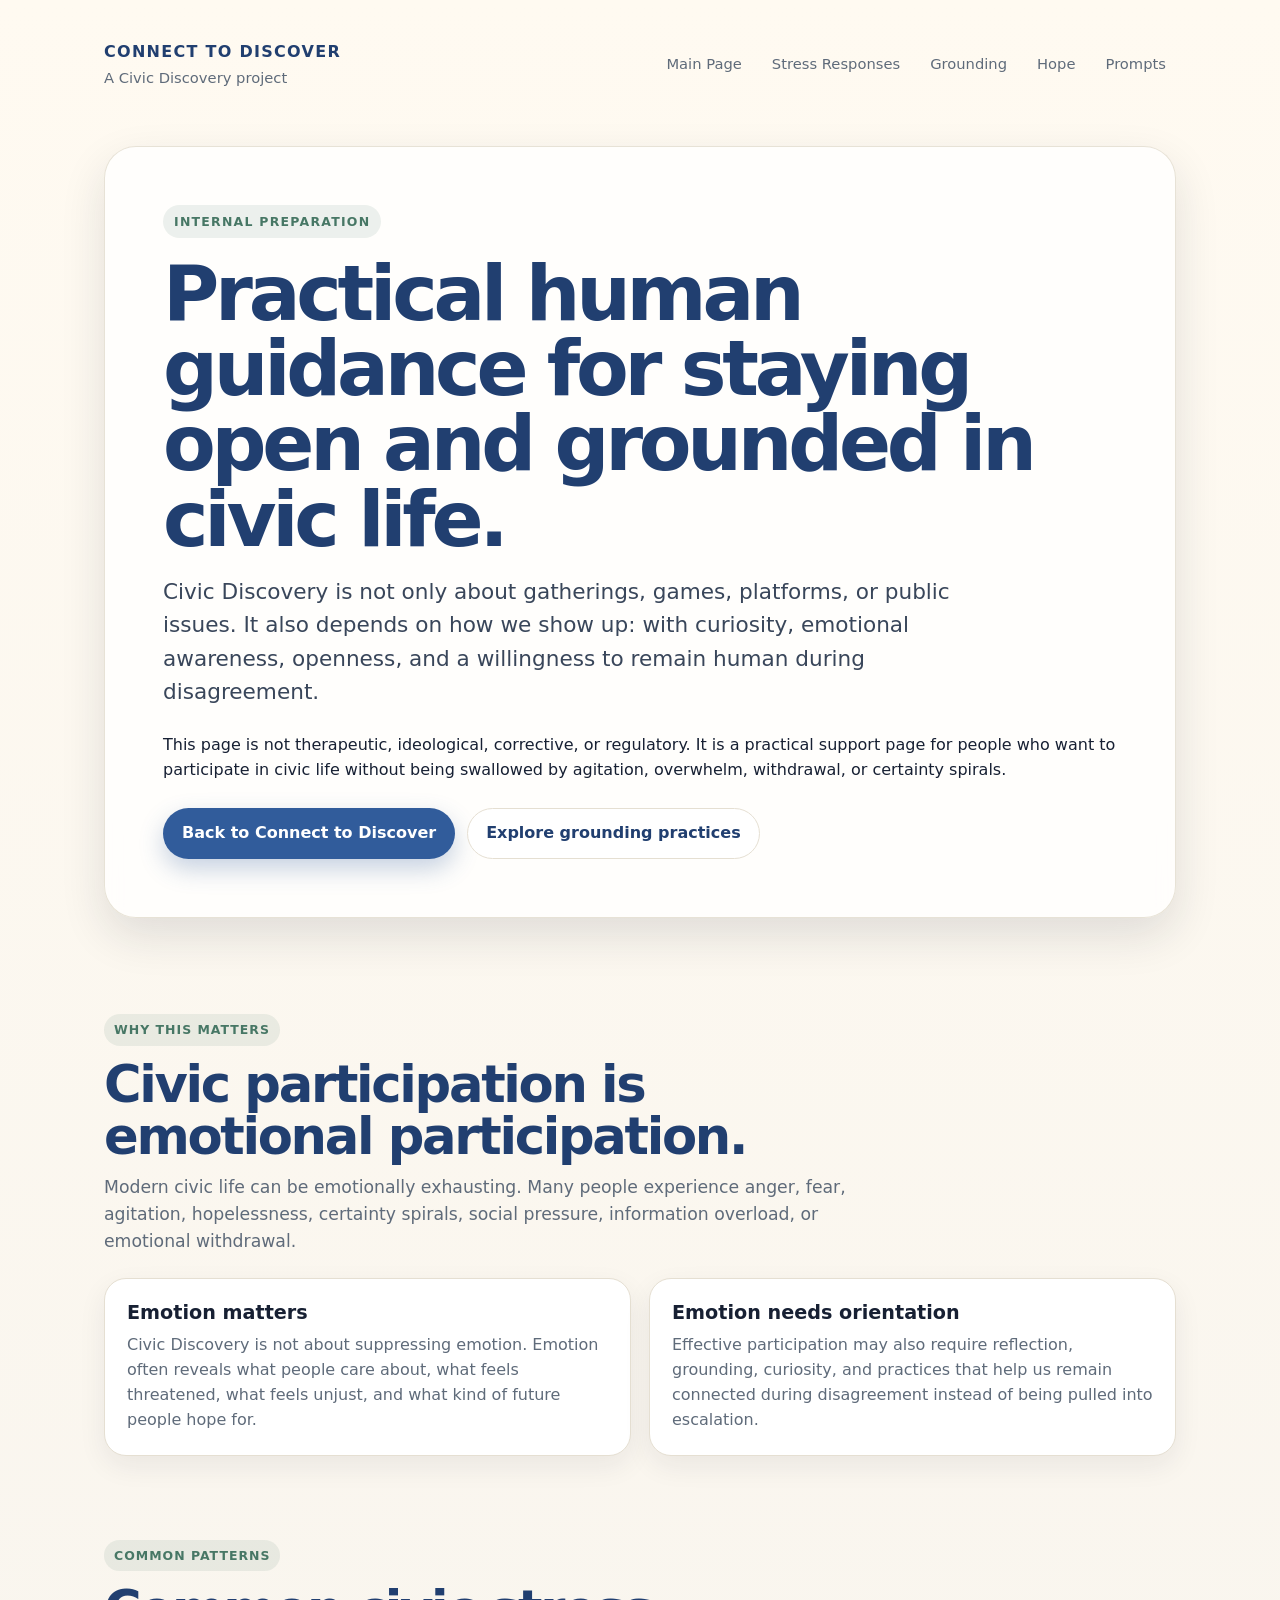
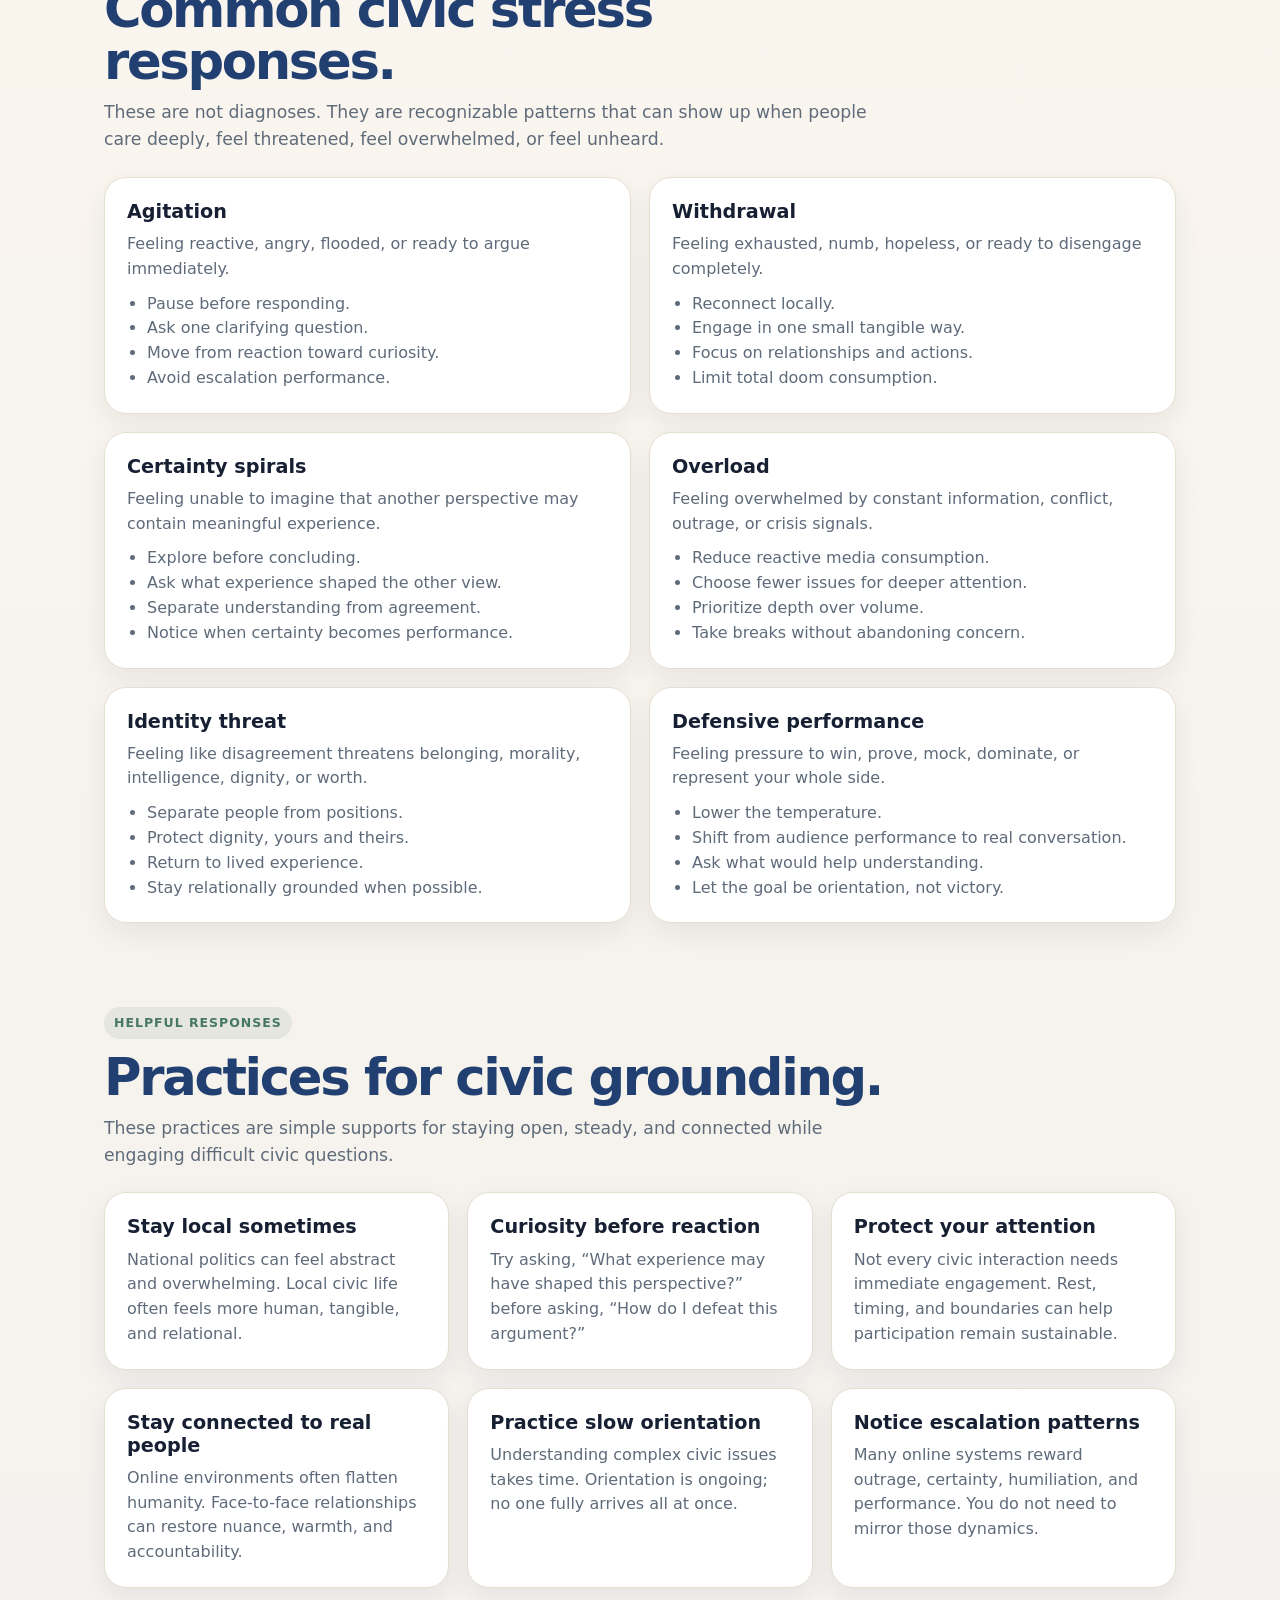
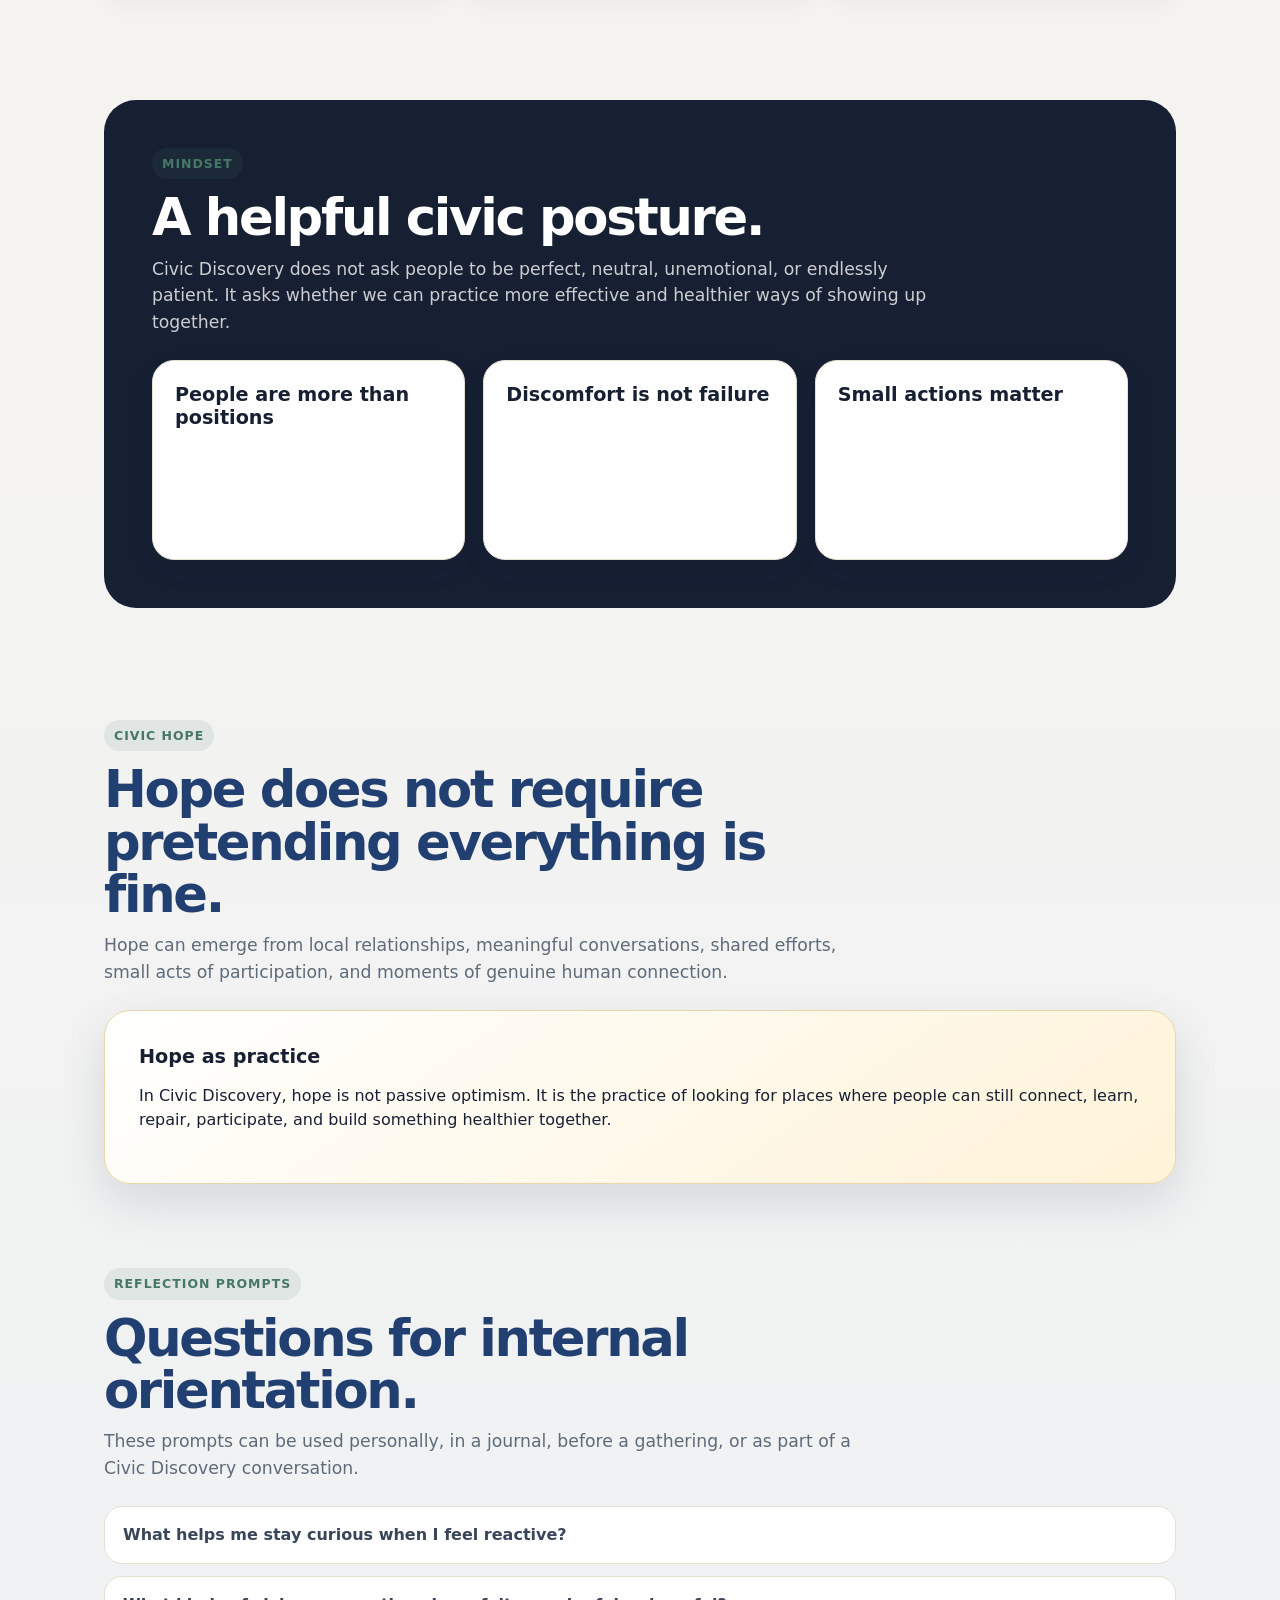
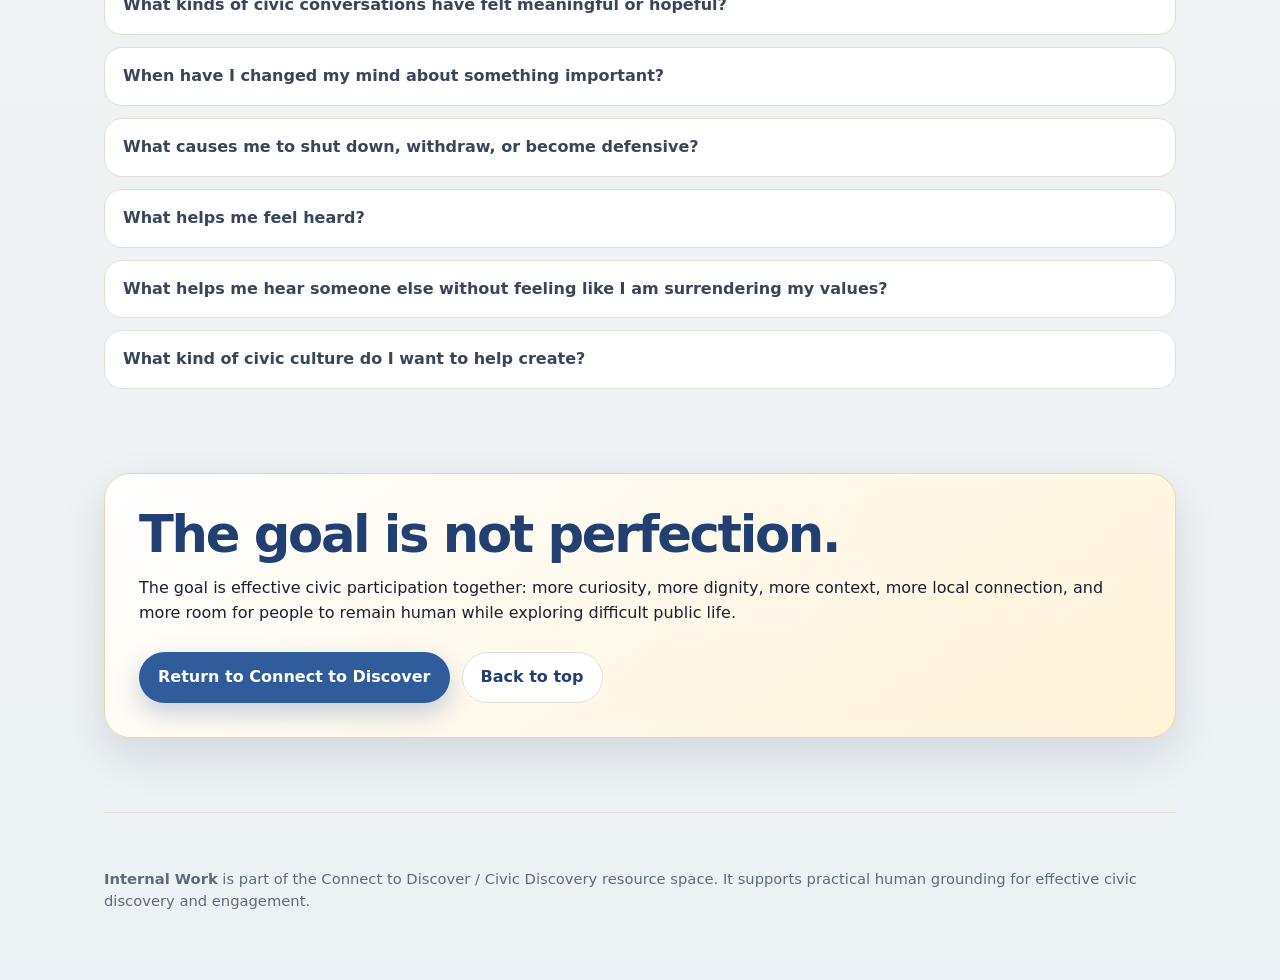
<file: internal-work.html>
<!DOCTYPE html>
<html lang="en">
<head>
  <meta charset="UTF-8" />
  <meta name="viewport" content="width=device-width, initial-scale=1.0" />
  <title>Internal Work | Civic Discovery</title>
  <meta name="description" content="Practical human guidance for staying open and grounded in civic life." />
  <style>
    :root {
      --ink: #172033;
      --muted: #5f6b7a;
      --soft: #f6f3ed;
      --paper: #fffaf1;
      --card: #ffffff;
      --line: #e5dfd2;
      --blue: #315c9b;
      --blue-dark: #213f70;
      --gold: #d69f2b;
      --green: #477765;
      --red: #a84e45;
      --purple: #6d5a8d;
      --shadow: 0 18px 45px rgba(23, 32, 51, 0.12);
      --radius: 22px;
    }

    * { box-sizing: border-box; }

    body {
      margin: 0;
      font-family: Inter, ui-sans-serif, system-ui, -apple-system, BlinkMacSystemFont, "Segoe UI", sans-serif;
      color: var(--ink);
      background: linear-gradient(180deg, #fffaf1 0%, #f6f3ed 45%, #edf2f6 100%);
      line-height: 1.55;
    }

    a { color: inherit; }

    .site-shell {
      max-width: 1120px;
      margin: 0 auto;
      padding: 24px;
    }

    .topbar {
      display: flex;
      align-items: center;
      justify-content: space-between;
      gap: 18px;
      padding: 16px 0 28px;
    }

    .brand {
      display: flex;
      flex-direction: column;
      gap: 2px;
      text-decoration: none;
    }

    .brand strong {
      font-size: 1rem;
      letter-spacing: 0.08em;
      text-transform: uppercase;
      color: var(--blue-dark);
    }

    .brand span {
      color: var(--muted);
      font-size: 0.92rem;
    }

    nav {
      display: flex;
      flex-wrap: wrap;
      justify-content: flex-end;
      gap: 10px;
      font-size: 0.92rem;
    }

    nav a {
      text-decoration: none;
      color: var(--muted);
      padding: 8px 10px;
      border-radius: 999px;
    }

    nav a:hover {
      color: var(--blue-dark);
      background: rgba(49, 92, 155, 0.08);
    }

    .hero {
      background: rgba(255, 255, 255, 0.78);
      border: 1px solid rgba(229, 223, 210, 0.9);
      border-radius: 32px;
      padding: clamp(30px, 5vw, 58px);
      box-shadow: var(--shadow);
      backdrop-filter: blur(8px);
      margin: 28px 0 54px;
    }

    .eyebrow {
      display: inline-block;
      font-size: 0.78rem;
      font-weight: 850;
      text-transform: uppercase;
      letter-spacing: 0.1em;
      color: var(--green);
      background: rgba(71, 119, 101, 0.1);
      padding: 7px 11px;
      border-radius: 999px;
      margin-bottom: 18px;
    }

    h1 {
      font-size: clamp(2.2rem, 6vw, 5rem);
      line-height: 0.98;
      margin: 0 0 18px;
      letter-spacing: -0.055em;
      color: var(--blue-dark);
      max-width: 920px;
    }

    .lede {
      font-size: clamp(1.1rem, 2vw, 1.35rem);
      color: #39465a;
      max-width: 840px;
      margin: 0 0 24px;
    }

    .button-row {
      display: flex;
      flex-wrap: wrap;
      gap: 12px;
      margin-top: 26px;
    }

    .button {
      display: inline-flex;
      align-items: center;
      justify-content: center;
      border-radius: 999px;
      padding: 12px 18px;
      font-weight: 750;
      text-decoration: none;
      border: 1px solid transparent;
      transition: transform 0.16s ease, box-shadow 0.16s ease, background 0.16s ease;
    }

    .button:hover { transform: translateY(-1px); }

    .button.primary {
      background: var(--blue);
      color: white;
      box-shadow: 0 10px 24px rgba(49, 92, 155, 0.28);
    }

    .button.secondary {
      background: white;
      border-color: var(--line);
      color: var(--blue-dark);
    }

    section { padding: 42px 0; }

    .section-heading {
      max-width: 780px;
      margin-bottom: 24px;
    }

    h2 {
      font-size: clamp(1.9rem, 4vw, 3.25rem);
      line-height: 1.02;
      letter-spacing: -0.045em;
      margin: 0 0 12px;
      color: var(--blue-dark);
    }

    h3 {
      font-size: 1.2rem;
      line-height: 1.2;
      margin: 0 0 9px;
      color: var(--ink);
    }

    .section-heading p {
      font-size: 1.08rem;
      color: var(--muted);
      margin: 0;
    }

    .grid {
      display: grid;
      grid-template-columns: repeat(3, minmax(0, 1fr));
      gap: 18px;
    }

    .grid.two {
      grid-template-columns: repeat(2, minmax(0, 1fr));
    }

    .card {
      background: var(--card);
      border: 1px solid var(--line);
      border-radius: var(--radius);
      padding: 22px;
      box-shadow: 0 10px 28px rgba(23, 32, 51, 0.07);
    }

    .card p {
      margin: 0;
      color: var(--muted);
    }

    .card ul {
      color: var(--muted);
      margin: 10px 0 0;
      padding-left: 20px;
    }

    .tag {
      display: inline-block;
      font-size: 0.78rem;
      font-weight: 750;
      text-transform: uppercase;
      letter-spacing: 0.08em;
      color: var(--green);
      background: rgba(71, 119, 101, 0.1);
      padding: 6px 10px;
      border-radius: 999px;
      margin-bottom: 12px;
    }

    .feature-band {
      background: var(--ink);
      color: white;
      border-radius: 32px;
      padding: clamp(28px, 5vw, 48px);
      margin: 28px 0;
      overflow: hidden;
      position: relative;
    }

    .feature-band h2 { color: white; }
    .feature-band p { color: rgba(255,255,255,0.78); }

    .callout {
      background: linear-gradient(145deg, #ffffff, #fff3d8);
      border: 1px solid #ead6a8;
      border-radius: 26px;
      padding: clamp(24px, 4vw, 34px);
      box-shadow: var(--shadow);
    }

    .prompt-list {
      display: grid;
      gap: 12px;
    }

    .prompt {
      background: white;
      border: 1px solid var(--line);
      border-radius: 18px;
      padding: 16px 18px;
      color: #39465a;
      font-weight: 650;
    }

    footer {
      padding: 40px 0 28px;
      color: var(--muted);
      border-top: 1px solid var(--line);
      margin-top: 32px;
      font-size: 0.92rem;
    }

    @media (max-width: 880px) {
      .grid,
      .grid.two {
        grid-template-columns: 1fr;
      }

      .topbar {
        align-items: flex-start;
        flex-direction: column;
      }

      nav { justify-content: flex-start; }
    }

    @media (max-width: 560px) {
      .site-shell { padding: 18px; }
      .hero, .feature-band { border-radius: 24px; }
      nav a { padding-left: 0; }
    }
  </style>
</head>
<body>
  <div class="site-shell">
    <header class="topbar">
      <a class="brand" href="connecttodiscover.html" aria-label="Back to Connect to Discover main page">
        <strong>Connect to Discover</strong>
        <span>A Civic Discovery project</span>
      </a>
      <nav aria-label="Page navigation">
        <a href="connecttodiscover.html">Main Page</a>
        <a href="#stress-responses">Stress Responses</a>
        <a href="#grounding">Grounding</a>
        <a href="#hope">Hope</a>
        <a href="#prompts">Prompts</a>
      </nav>
    </header>

    <main id="top">
      <section class="hero" aria-labelledby="hero-title">
        <span class="eyebrow">Internal Preparation</span>
        <h1 id="hero-title">Practical human guidance for staying open and grounded in civic life.</h1>
        <p class="lede">Civic Discovery is not only about gatherings, games, platforms, or public issues. It also depends on how we show up: with curiosity, emotional awareness, openness, and a willingness to remain human during disagreement.</p>
        <p>This page is not therapeutic, ideological, corrective, or regulatory. It is a practical support page for people who want to participate in civic life without being swallowed by agitation, overwhelm, withdrawal, or certainty spirals.</p>
        <div class="button-row">
          <a class="button primary" href="connecttodiscover.html">Back to Connect to Discover</a>
          <a class="button secondary" href="#grounding">Explore grounding practices</a>
        </div>
      </section>

      <section id="why-this-matters">
        <div class="section-heading">
          <span class="tag">Why This Matters</span>
          <h2>Civic participation is emotional participation.</h2>
          <p>Modern civic life can be emotionally exhausting. Many people experience anger, fear, agitation, hopelessness, certainty spirals, social pressure, information overload, or emotional withdrawal.</p>
        </div>
        <div class="grid two">
          <article class="card">
            <h3>Emotion matters</h3>
            <p>Civic Discovery is not about suppressing emotion. Emotion often reveals what people care about, what feels threatened, what feels unjust, and what kind of future people hope for.</p>
          </article>
          <article class="card">
            <h3>Emotion needs orientation</h3>
            <p>Effective participation may also require reflection, grounding, curiosity, and practices that help us remain connected during disagreement instead of being pulled into escalation.</p>
          </article>
        </div>
      </section>

      <section id="stress-responses">
        <div class="section-heading">
          <span class="tag">Common Patterns</span>
          <h2>Common civic stress responses.</h2>
          <p>These are not diagnoses. They are recognizable patterns that can show up when people care deeply, feel threatened, feel overwhelmed, or feel unheard.</p>
        </div>
        <div class="grid two">
          <article class="card">
            <h3>Agitation</h3>
            <p>Feeling reactive, angry, flooded, or ready to argue immediately.</p>
            <ul>
              <li>Pause before responding.</li>
              <li>Ask one clarifying question.</li>
              <li>Move from reaction toward curiosity.</li>
              <li>Avoid escalation performance.</li>
            </ul>
          </article>
          <article class="card">
            <h3>Withdrawal</h3>
            <p>Feeling exhausted, numb, hopeless, or ready to disengage completely.</p>
            <ul>
              <li>Reconnect locally.</li>
              <li>Engage in one small tangible way.</li>
              <li>Focus on relationships and actions.</li>
              <li>Limit total doom consumption.</li>
            </ul>
          </article>
          <article class="card">
            <h3>Certainty spirals</h3>
            <p>Feeling unable to imagine that another perspective may contain meaningful experience.</p>
            <ul>
              <li>Explore before concluding.</li>
              <li>Ask what experience shaped the other view.</li>
              <li>Separate understanding from agreement.</li>
              <li>Notice when certainty becomes performance.</li>
            </ul>
          </article>
          <article class="card">
            <h3>Overload</h3>
            <p>Feeling overwhelmed by constant information, conflict, outrage, or crisis signals.</p>
            <ul>
              <li>Reduce reactive media consumption.</li>
              <li>Choose fewer issues for deeper attention.</li>
              <li>Prioritize depth over volume.</li>
              <li>Take breaks without abandoning concern.</li>
            </ul>
          </article>
          <article class="card">
            <h3>Identity threat</h3>
            <p>Feeling like disagreement threatens belonging, morality, intelligence, dignity, or worth.</p>
            <ul>
              <li>Separate people from positions.</li>
              <li>Protect dignity, yours and theirs.</li>
              <li>Return to lived experience.</li>
              <li>Stay relationally grounded when possible.</li>
            </ul>
          </article>
          <article class="card">
            <h3>Defensive performance</h3>
            <p>Feeling pressure to win, prove, mock, dominate, or represent your whole side.</p>
            <ul>
              <li>Lower the temperature.</li>
              <li>Shift from audience performance to real conversation.</li>
              <li>Ask what would help understanding.</li>
              <li>Let the goal be orientation, not victory.</li>
            </ul>
          </article>
        </div>
      </section>

      <section id="grounding">
        <div class="section-heading">
          <span class="tag">Helpful Responses</span>
          <h2>Practices for civic grounding.</h2>
          <p>These practices are simple supports for staying open, steady, and connected while engaging difficult civic questions.</p>
        </div>
        <div class="grid three">
          <article class="card">
            <h3>Stay local sometimes</h3>
            <p>National politics can feel abstract and overwhelming. Local civic life often feels more human, tangible, and relational.</p>
          </article>
          <article class="card">
            <h3>Curiosity before reaction</h3>
            <p>Try asking, “What experience may have shaped this perspective?” before asking, “How do I defeat this argument?”</p>
          </article>
          <article class="card">
            <h3>Protect your attention</h3>
            <p>Not every civic interaction needs immediate engagement. Rest, timing, and boundaries can help participation remain sustainable.</p>
          </article>
          <article class="card">
            <h3>Stay connected to real people</h3>
            <p>Online environments often flatten humanity. Face-to-face relationships can restore nuance, warmth, and accountability.</p>
          </article>
          <article class="card">
            <h3>Practice slow orientation</h3>
            <p>Understanding complex civic issues takes time. Orientation is ongoing; no one fully arrives all at once.</p>
          </article>
          <article class="card">
            <h3>Notice escalation patterns</h3>
            <p>Many online systems reward outrage, certainty, humiliation, and performance. You do not need to mirror those dynamics.</p>
          </article>
        </div>
      </section>

      <section id="mindset">
        <div class="feature-band">
          <div class="section-heading">
            <span class="tag">Mindset</span>
            <h2>A helpful civic posture.</h2>
            <p>Civic Discovery does not ask people to be perfect, neutral, unemotional, or endlessly patient. It asks whether we can practice more effective and healthier ways of showing up together.</p>
          </div>
          <div class="grid three">
            <article class="card">
              <h3>People are more than positions</h3>
              <p>A person is never fully represented by one political opinion, vote, fear, mistake, or argument.</p>
            </article>
            <article class="card">
              <h3>Discomfort is not failure</h3>
              <p>Exploring difference may feel awkward, emotional, or uncertain. That does not mean the conversation has failed.</p>
            </article>
            <article class="card">
              <h3>Small actions matter</h3>
              <p>One conversation, one invitation, one moment of curiosity, or one local gathering can still matter.</p>
            </article>
          </div>
        </div>
      </section>

      <section id="hope">
        <div class="section-heading">
          <span class="tag">Civic Hope</span>
          <h2>Hope does not require pretending everything is fine.</h2>
          <p>Hope can emerge from local relationships, meaningful conversations, shared efforts, small acts of participation, and moments of genuine human connection.</p>
        </div>
        <div class="callout">
          <h3>Hope as practice</h3>
          <p>In Civic Discovery, hope is not passive optimism. It is the practice of looking for places where people can still connect, learn, repair, participate, and build something healthier together.</p>
        </div>
      </section>

      <section id="prompts">
        <div class="section-heading">
          <span class="tag">Reflection Prompts</span>
          <h2>Questions for internal orientation.</h2>
          <p>These prompts can be used personally, in a journal, before a gathering, or as part of a Civic Discovery conversation.</p>
        </div>
        <div class="prompt-list">
          <div class="prompt">What helps me stay curious when I feel reactive?</div>
          <div class="prompt">What kinds of civic conversations have felt meaningful or hopeful?</div>
          <div class="prompt">When have I changed my mind about something important?</div>
          <div class="prompt">What causes me to shut down, withdraw, or become defensive?</div>
          <div class="prompt">What helps me feel heard?</div>
          <div class="prompt">What helps me hear someone else without feeling like I am surrendering my values?</div>
          <div class="prompt">What kind of civic culture do I want to help create?</div>
        </div>
      </section>

      <section id="closing">
        <div class="callout">
          <h2>The goal is not perfection.</h2>
          <p>The goal is effective civic participation together: more curiosity, more dignity, more context, more local connection, and more room for people to remain human while exploring difficult public life.</p>
          <div class="button-row">
            <a class="button primary" href="connecttodiscover.html">Return to Connect to Discover</a>
            <a class="button secondary" href="#top">Back to top</a>
          </div>
        </div>
      </section>
    </main>

    <footer>
      <p><strong>Internal Work</strong> is part of the Connect to Discover / Civic Discovery resource space. It supports practical human grounding for effective civic discovery and engagement.</p>
    </footer>
  </div>
</body>
</html>
</file>
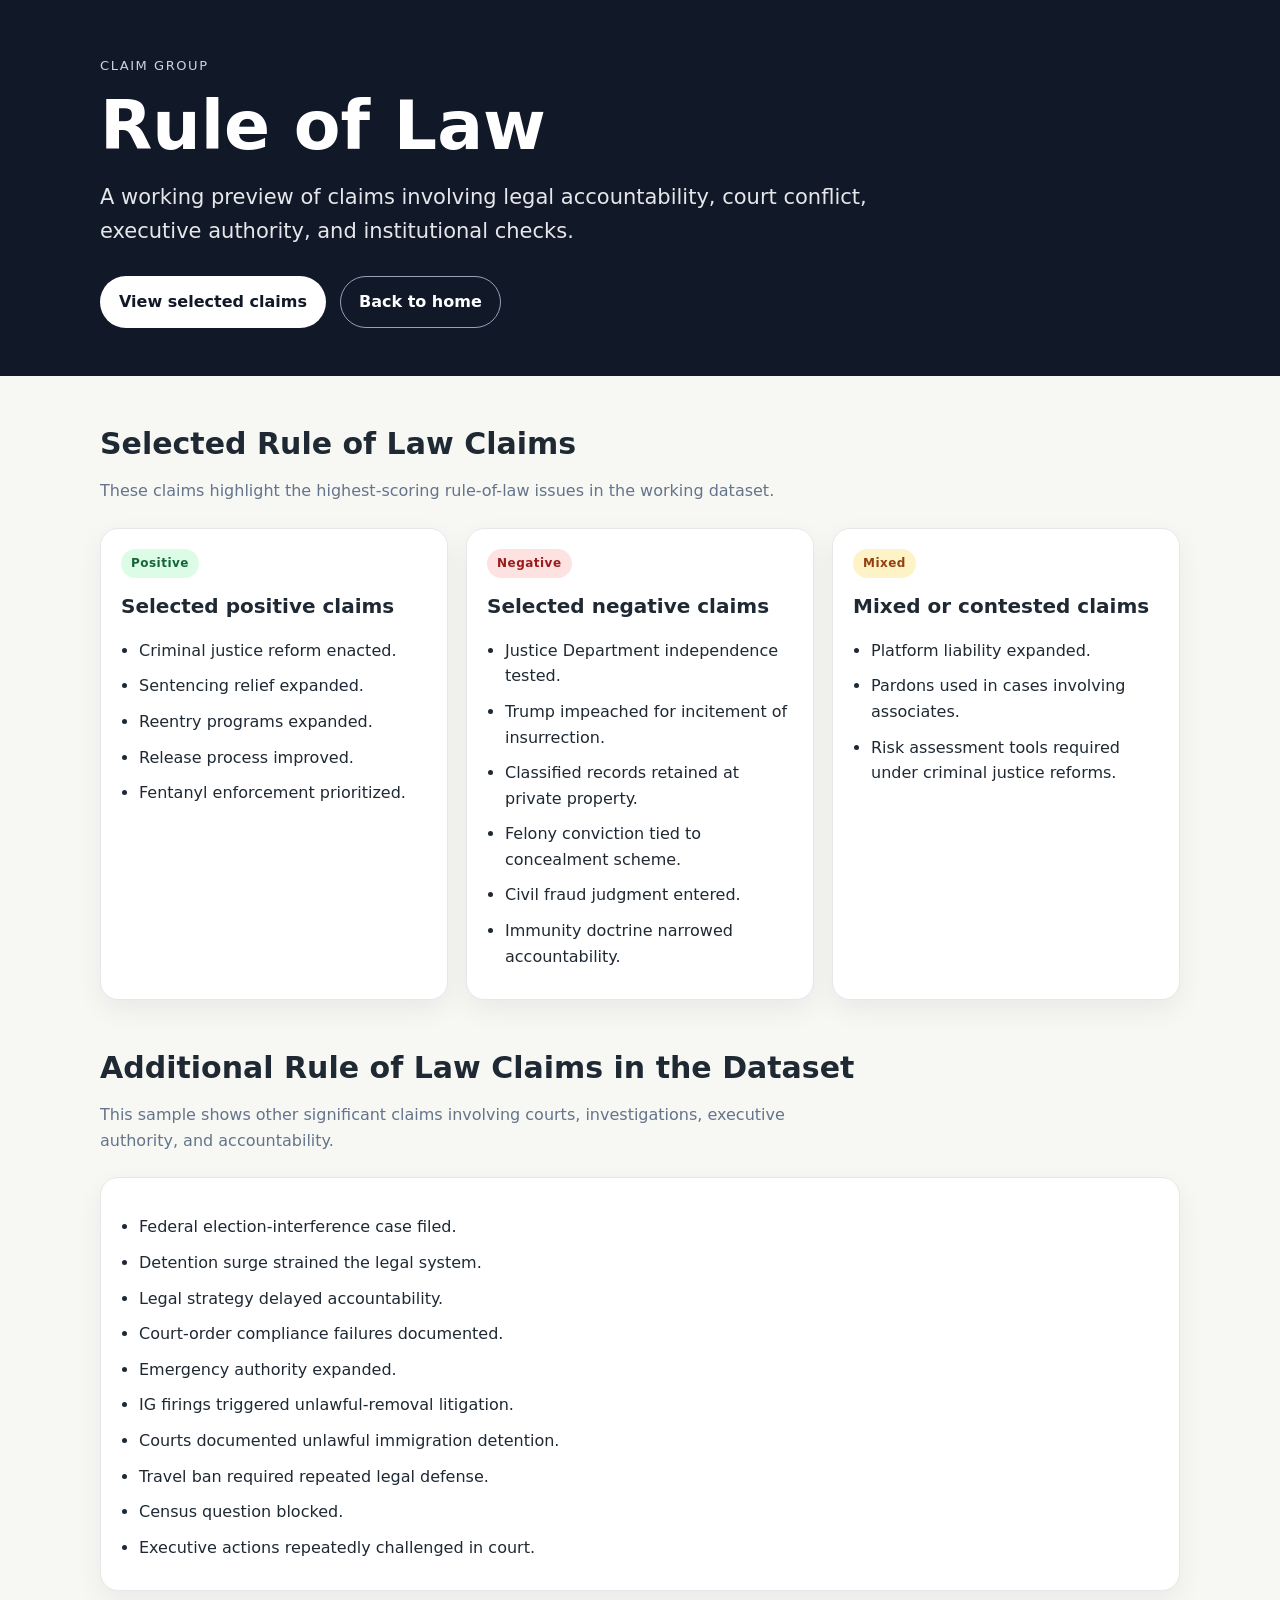
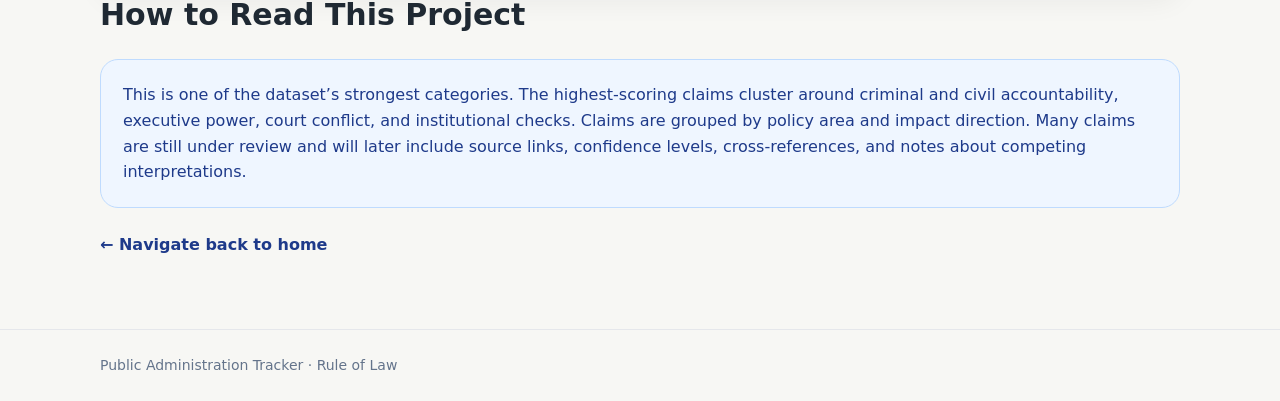
<file: rule-of-law.html>
<!DOCTYPE html>
<html lang="en">
<head>
  <meta charset="UTF-8" />
  <meta name="viewport" content="width=device-width, initial-scale=1.0" />
  <title>Rule of Law | Public Administration Tracker</title>
  <link rel="stylesheet" href="style.css" />
</head>
<body>
  <header>
    <div class="wrap">
      <div class="eyebrow">Claim Group</div>
      <h1>Rule of Law</h1>
      <p class="hero-text">A working preview of claims involving legal accountability, court conflict, executive authority, and institutional checks.</p>
      <div class="buttons">
        <a class="button primary" href="#claims">View selected claims</a>
        <a class="button secondary" href="index.html">Back to home</a>
      </div>
    </div>
  </header>

  <main>
    <div class="wrap">
      <section id="claims">
        <h2 class="section-title">Selected Rule of Law Claims</h2>
        <p class="section-subtitle">These claims highlight the highest-scoring rule-of-law issues in the working dataset.</p>

        <div class="claim-columns">
          <div class="card claim-card">
            <span class="badge positive">Positive</span>
            <h3>Selected positive claims</h3>
            <ul>
              <li>Criminal justice reform enacted.</li>
              <li>Sentencing relief expanded.</li>
              <li>Reentry programs expanded.</li>
              <li>Release process improved.</li>
              <li>Fentanyl enforcement prioritized.</li>
            </ul>
          </div>

          <div class="card claim-card">
            <span class="badge negative">Negative</span>
            <h3>Selected negative claims</h3>
            <ul>
              <li>Justice Department independence tested.</li>
              <li>Trump impeached for incitement of insurrection.</li>
              <li>Classified records retained at private property.</li>
              <li>Felony conviction tied to concealment scheme.</li>
              <li>Civil fraud judgment entered.</li>
              <li>Immunity doctrine narrowed accountability.</li>
            </ul>
          </div>

          <div class="card claim-card">
            <span class="badge mixed">Mixed</span>
            <h3>Mixed or contested claims</h3>
            <ul>
              <li>Platform liability expanded.</li>
              <li>Pardons used in cases involving associates.</li>
              <li>Risk assessment tools required under criminal justice reforms.</li>
            </ul>
          </div>
        </div>
      </section>

      <section>
        <h2 class="section-title">Additional Rule of Law Claims in the Dataset</h2>
        <p class="section-subtitle">This sample shows other significant claims involving courts, investigations, executive authority, and accountability.</p>

        <div class="card list-card">
          <ul>
              <li>Federal election-interference case filed.</li>
              <li>Detention surge strained the legal system.</li>
              <li>Legal strategy delayed accountability.</li>
              <li>Court-order compliance failures documented.</li>
              <li>Emergency authority expanded.</li>
              <li>IG firings triggered unlawful-removal litigation.</li>
              <li>Courts documented unlawful immigration detention.</li>
              <li>Travel ban required repeated legal defense.</li>
              <li>Census question blocked.</li>
              <li>Executive actions repeatedly challenged in court.</li>
          </ul>
        </div>
      </section>

      <section>
        <h2 class="section-title">How to Read This Project</h2>
        <div class="note">
          This is one of the dataset’s strongest categories. The highest-scoring claims cluster around criminal and civil accountability, executive power, court conflict, and institutional checks. Claims are grouped by policy area and impact direction. Many claims are still under review and will later include source links, confidence levels, cross-references, and notes about competing interpretations.
        </div>

        <a class="back-link" href="index.html">← Navigate back to home</a>
      </section>
    </div>
  </main>

  <footer>
    <div class="wrap">Public Administration Tracker · Rule of Law</div>
  </footer>
</body>
</html>
</file>
<file: style.css>
:root {
  --bg: #f7f7f4;
  --card: #ffffff;
  --text: #1f2933;
  --muted: #64748b;
  --line: #e5e7eb;
  --green: #166534;
  --red: #991b1b;
  --amber: #92400e;
}

body {
  margin: 0;
  font-family: system-ui, -apple-system, BlinkMacSystemFont, "Segoe UI", sans-serif;
  background: var(--bg);
  color: var(--text);
  line-height: 1.6;
}

header {
  background: #111827;
  color: white;
  padding: 56px 24px 48px;
}

.wrap {
  max-width: 1080px;
  margin: 0 auto;
}

.eyebrow {
  text-transform: uppercase;
  letter-spacing: .12em;
  font-size: 13px;
  color: #cbd5e1;
  margin-bottom: 14px;
}

h1 {
  font-size: clamp(38px, 6vw, 68px);
  line-height: 1.02;
  margin: 0 0 18px;
}

.hero-text {
  font-size: 21px;
  max-width: 780px;
  color: #e5e7eb;
  margin-bottom: 28px;
}

.buttons {
  display: flex;
  gap: 14px;
  flex-wrap: wrap;
}

.button {
  display: inline-block;
  padding: 12px 18px;
  border-radius: 999px;
  text-decoration: none;
  font-weight: 700;
  border: 1px solid transparent;
}

.button.primary {
  background: white;
  color: #111827;
}

.button.secondary {
  color: white;
  border-color: #94a3b8;
}

main {
  padding: 44px 24px 72px;
}

.section-title {
  font-size: 30px;
  margin: 0 0 10px;
}

.section-subtitle {
  color: var(--muted);
  max-width: 760px;
  margin: 0 0 24px;
}

.grid {
  display: grid;
  grid-template-columns: repeat(auto-fit, minmax(230px, 1fr));
  gap: 16px;
  margin-bottom: 44px;
}

.card {
  background: var(--card);
  border: 1px solid var(--line);
  border-radius: 18px;
  padding: 20px;
  box-shadow: 0 10px 28px rgba(15, 23, 42, 0.06);
}

.card h3 {
  margin: 0 0 8px;
  font-size: 20px;
}

.card p {
  margin: 0;
  color: var(--muted);
  font-size: 15px;
}

.card-link {
  color: inherit;
  text-decoration: none;
}

.card-link:hover .card {
  transform: translateY(-3px);
  transition: 0.2s ease;
}

.badge {
  display: inline-block;
  border-radius: 999px;
  padding: 5px 10px;
  font-size: 12px;
  font-weight: 800;
  margin-bottom: 12px;
  letter-spacing: .04em;
}

.positive { background: #dcfce7; color: var(--green); }
.negative { background: #fee2e2; color: var(--red); }
.mixed { background: #fef3c7; color: var(--amber); }

.claim-columns {
  display: grid;
  grid-template-columns: repeat(auto-fit, minmax(280px, 1fr));
  gap: 18px;
  margin-bottom: 44px;
}

.claim-card ul,
.list-card ul {
  padding-left: 18px;
  margin-bottom: 0;
}

.claim-card li,
.list-card li {
  margin: 10px 0;
}

.note {
  background: #eff6ff;
  border: 1px solid #bfdbfe;
  border-radius: 18px;
  padding: 22px;
  color: #1e3a8a;
  margin-top: 20px;
}

.back-link {
  display: inline-block;
  margin-top: 24px;
  color: #1e3a8a;
  font-weight: 700;
  text-decoration: none;
}

footer {
  border-top: 1px solid var(--line);
  padding: 24px;
  color: var(--muted);
  font-size: 14px;
}
</file>
